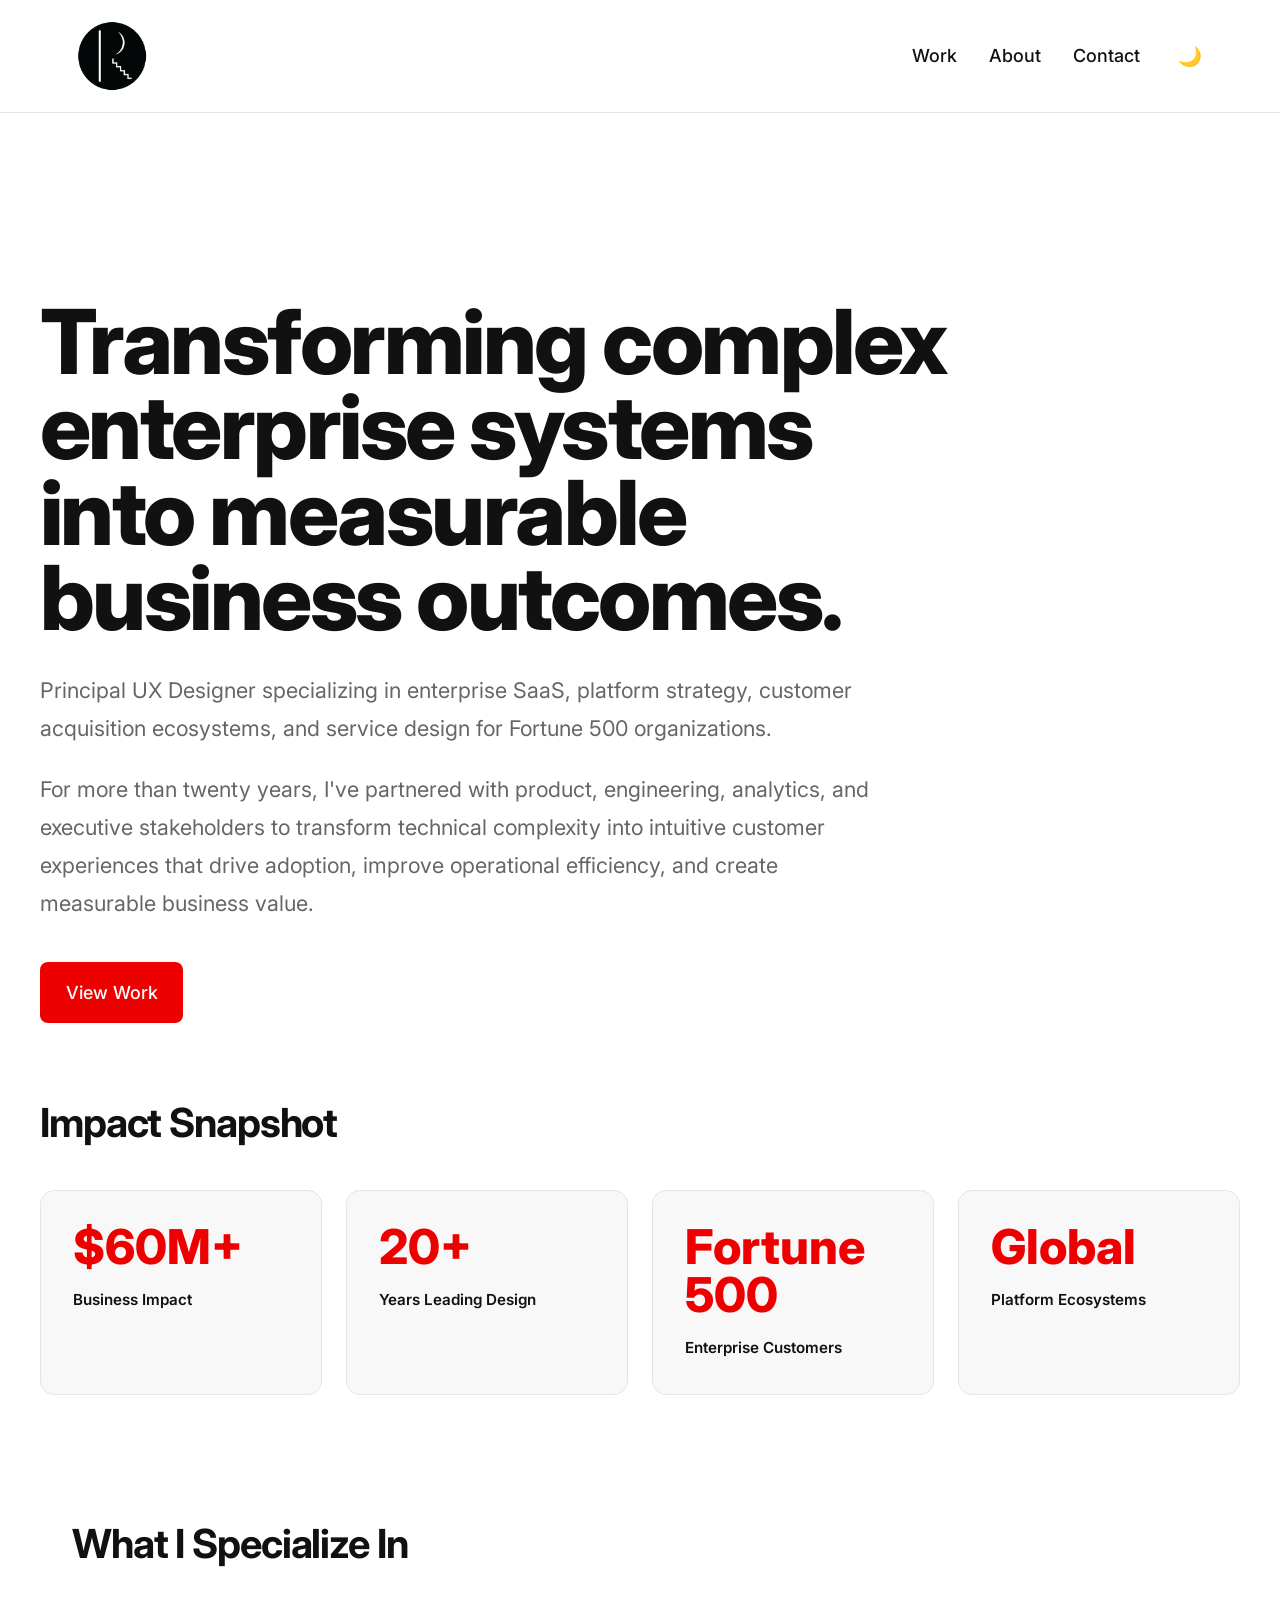
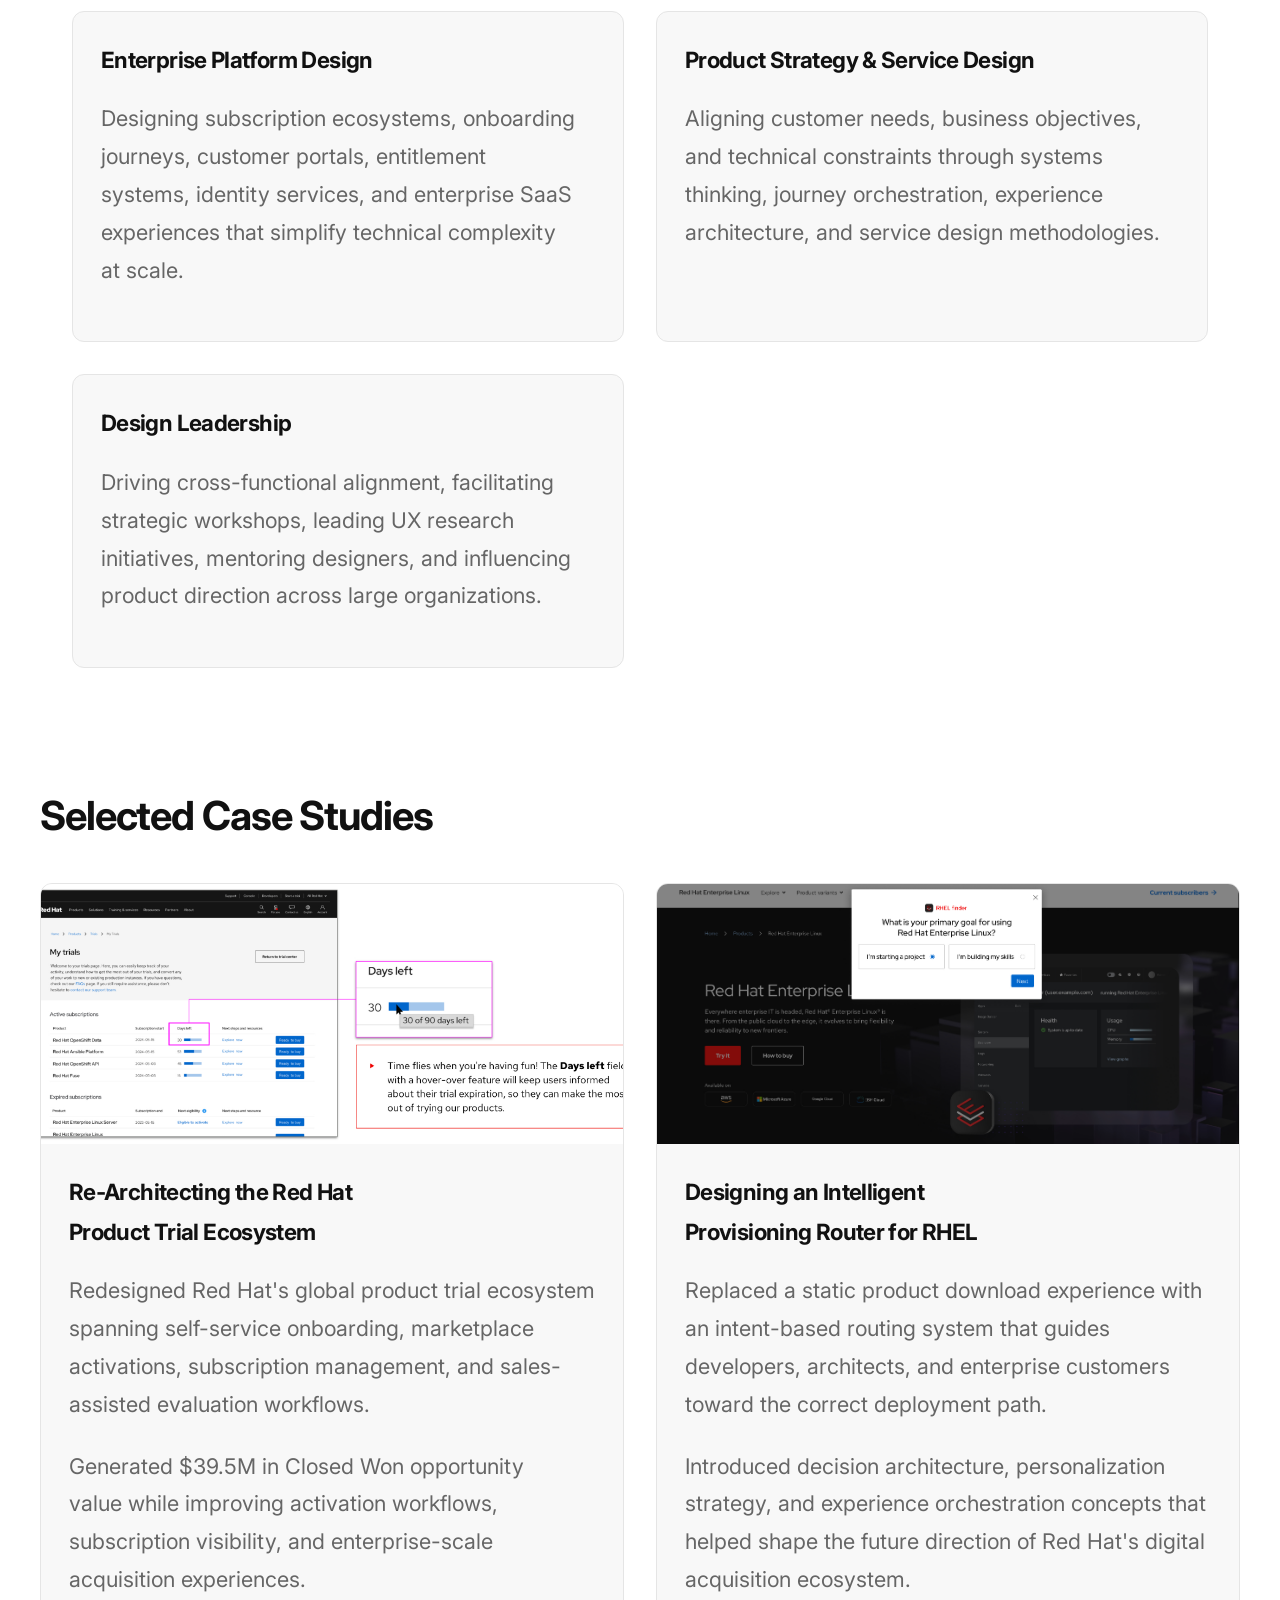
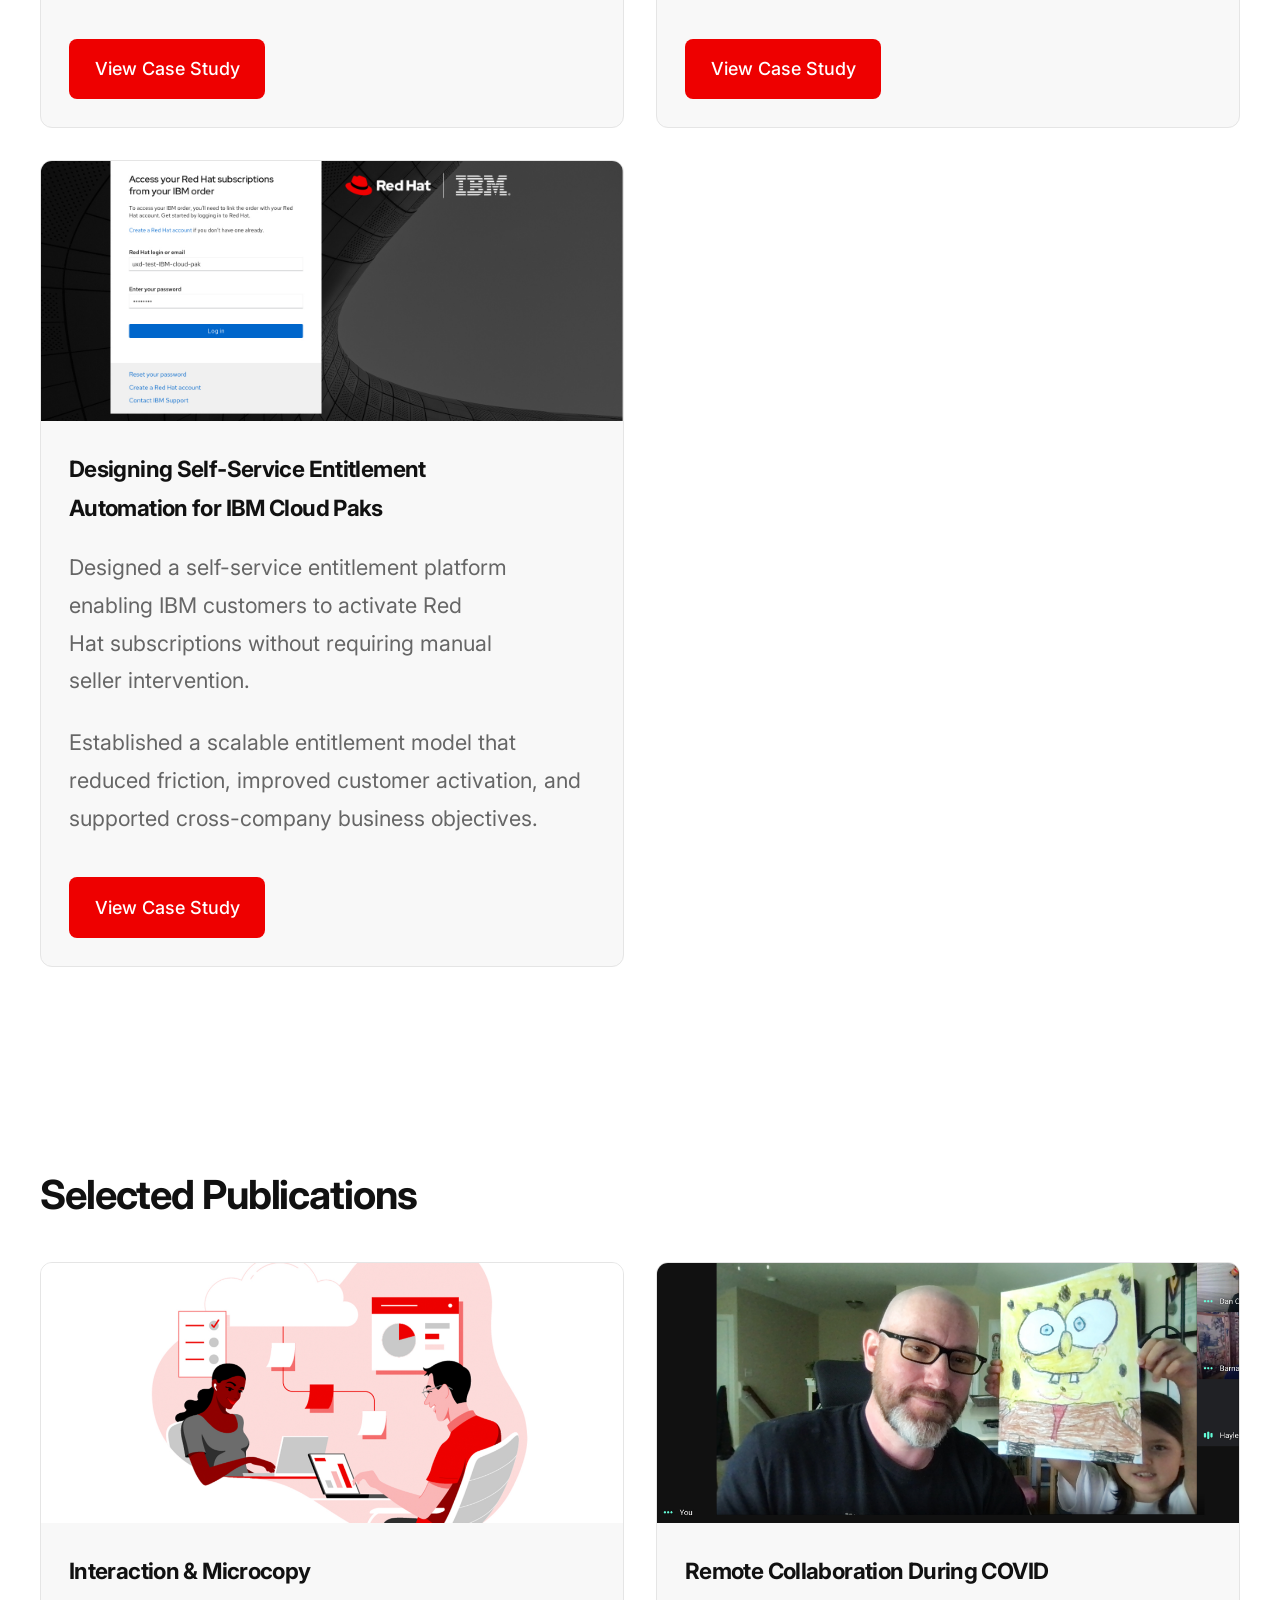
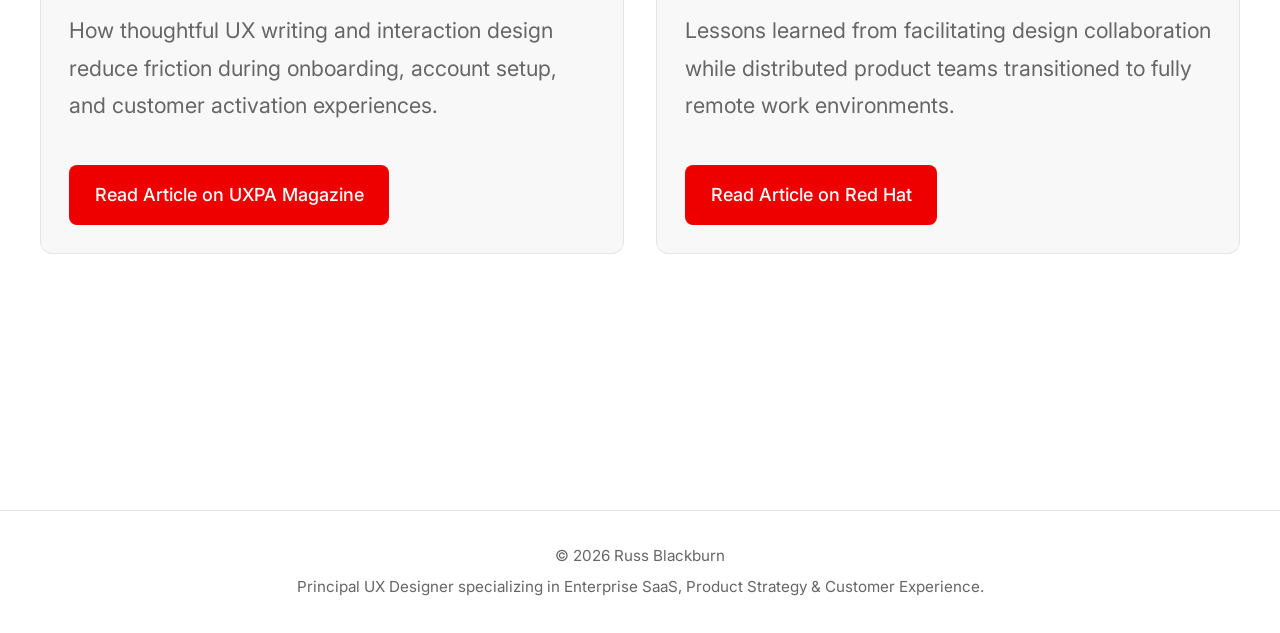
<file: index.html>
<!DOCTYPE html>

<html lang="en">

<head>
  <meta charset="utf-8">
  <meta name="viewport" content="width=device-width, initial-scale=1">

  <link rel="icon" type="image/x-icon" href="favicon.ico">
  <link rel="shortcut icon" type="image/x-icon" href="favicon.ico">
  <link rel="apple-touch-icon" href="favicon-180.png">

  <title>Russ Blackburn | Principal UX Designer</title>

<meta
 name="description"
 content="Principal UX Designer specializing in enterprise SaaS, product strategy, customer experience architecture, and large-scale platform ecosystems.">

  <link rel="stylesheet" href="assets/css/style.css">
</head>

<body>

<header>

  <div class="navbar">


<a href="index.html">
  <img
    class="logo"
    src="assets/images/logo.png"
    alt="Russ Blackburn Logo">
</a>

<nav>

  <a href="/#case-studies">Work</a>
  <a href="/about.html">About</a>
  <a href="/contact.html">Contact</a>

  <button
    class="theme-toggle"
    aria-label="Toggle dark mode">
    🌙
  </button>

</nav>


  </div>

</header>

<main>

  <!-- HERO -->

  <section class="hero container">


<h1>
  Transforming complex enterprise systems into measurable business outcomes.
</h1>

<p>
  Principal UX Designer specializing in enterprise SaaS, platform strategy, customer acquisition ecosystems, and service design for Fortune 500 organizations.
</p>

<p>
  For more than twenty years, I've partnered with product, engineering, analytics, and executive stakeholders to transform technical complexity into intuitive customer experiences that drive adoption, improve operational efficiency, and create measurable business value.
</p>

<a
 class="button"
 href="#case-studies">
View Work
</a>


  <section class="container impact-section">

  <h2 class="section-title">
    Impact Snapshot
  </h2>

  <div class="impact-grid">

    <div class="impact-card">
      <span class="impact-number">$60M+</span>
      <span class="impact-label">
        Business Impact
      </span>
    </div>

    <div class="impact-card">
      <span class="impact-number">20+</span>
      <span class="impact-label">
        Years Leading Design
      </span>
    </div>

    <div class="impact-card">
      <span class="impact-number">Fortune 500</span>
      <span class="impact-label">
       Enterprise Customers
      </span>
    </div>

    <div class="impact-card">
      <span class="impact-number">Global</span>
      <span class="impact-label">
        Platform Ecosystems
      </span>
    </div>

  </div>

</section>

  <!-- SPECIALIZATION -->

  <section class="container">


<h2 class="section-title">
  What I Specialize In
</h2>

<div class="project-grid">

  <article class="project-card">

    <div class="project-content">

      <h3>
        Enterprise Platform Design
      </h3>

      <p>
        Designing subscription ecosystems, onboarding journeys,
        customer portals, entitlement systems, identity services,
        and enterprise SaaS experiences that simplify technical
        complexity at scale.
      </p>

    </div>

  </article>

  <article class="project-card">

    <div class="project-content">

      <h3>
        Product Strategy & Service Design
      </h3>

      <p>
        Aligning customer needs, business objectives, and technical
        constraints through systems thinking, journey orchestration,
        experience architecture, and service design methodologies.
      </p>

    </div>

  </article>

  <article class="project-card">

    <div class="project-content">

      <h3>
        Design Leadership
      </h3>

      <p>
        Driving cross-functional alignment, facilitating strategic
        workshops, leading UX research initiatives, mentoring designers,
        and influencing product direction across large organizations.
      </p>

    </div>

  </article>

</div>


  </section>

  <!-- CASE STUDIES -->

  <section id="case-studies" class="projects container">


<h2 class="section-title">
  Selected Case Studies
</h2>

<div class="project-grid">

  <article class="project-card">

    <img
      src="assets/images/product-trials.jpg"
      alt="Red Hat Product Trials Ecosystem">

    <div class="project-content">

      <h3>
        Re-Architecting the Red Hat Product Trial Ecosystem
      </h3>

      <p>
        Redesigned Red Hat's global product trial ecosystem spanning
        self-service onboarding, marketplace activations, subscription
        management, and sales-assisted evaluation workflows.
      </p>

      <p>
        Generated $39.5M in Closed Won opportunity value while improving
        activation workflows, subscription visibility, and enterprise-scale
        acquisition experiences.
      </p>

      <a
        class="button"
        href="work/red-hat-product-trials/index.html">
        View Case Study
      </a>

    </div>

  </article>

  <article class="project-card">

    <img
      src="assets/images/rhel-router.jpg"
      alt="RHEL Intelligent Provisioning Router">

    <div class="project-content">

      <h3>
        Designing an Intelligent Provisioning Router for RHEL
      </h3>

      <p>
        Replaced a static product download experience with an intent-based
        routing system that guides developers, architects, and enterprise
        customers toward the correct deployment path.
      </p>

      <p>
        Introduced decision architecture, personalization strategy,
        and experience orchestration concepts that helped shape the future
        direction of Red Hat's digital acquisition ecosystem.
      </p>

      <a
        class="button"
        href="work/rhel-provisioning-router/index.html">
        View Case Study
      </a>

    </div>

  </article>

  <article class="project-card">

    <img
      src="assets/images/project-entitlement.jpg"
      alt="IBM and Red Hat Entitlement Automation">

    <div class="project-content">

      <h3>
        Designing Self-Service Entitlement Automation for IBM Cloud Paks
      </h3>

      <p>
        Designed a self-service entitlement platform enabling IBM customers
        to activate Red Hat subscriptions without requiring manual seller
        intervention.
      </p>

      <p>
        Established a scalable entitlement model that reduced friction,
        improved customer activation, and supported cross-company business
        objectives.
      </p>

      <a
        class="button"
        href="work/ibm-redhat-entitlement/index.html">
        View Case Study
      </a>

    </div>

  </article>

</div>


  </section>

  <!-- PUBLICATIONS -->

  <section class="projects container">


<h2 class="section-title">
  Selected Publications
</h2>

<div class="project-grid">

  <article class="project-card">

    <img
      src="assets/images/article-microcopy.jpg"
      alt="Interaction and Microcopy">

    <div class="project-content">

      <h3>
        Interaction & Microcopy
      </h3>

      <p>
        How thoughtful UX writing and interaction design reduce friction
        during onboarding, account setup, and customer activation
        experiences.
      </p>

      <a
        href="https://www.redhat.com/en/blog/interaction-and-microcopy-ux-best-practices-setup-process"
        class="button"
        target="_blank"
        rel="noopener noreferrer">
        Read Article on UXPA Magazine
      </a>

    </div>

  </article>

  <article class="project-card">

    <img
      src="assets/images/article-covid.jpg"
      alt="Remote Collaboration During COVID">

    <div class="project-content">

      <h3>
        Remote Collaboration During COVID
      </h3>

      <p>
        Lessons learned from facilitating design collaboration while
        distributed product teams transitioned to fully remote work
        environments.
      </p>

      <a
        href="https://uxpamagazine.org/video-conference-and-design-during-covid-times/"
        class="button"
        target="_blank"
        rel="noopener noreferrer">
        Read Article on Red Hat
      </a>

    </div>

  </article>

</div>


  </section>

</main>

<footer>

  <div class="footer-content">


<p>
  © 2026 Russ Blackburn
</p>

<p>
  Principal UX Designer specializing in Enterprise SaaS, Product Strategy & Customer Experience.
</p>


  </div>

</footer>

<script src="assets/js/theme.js"></script>

</body>
</html>
</file>
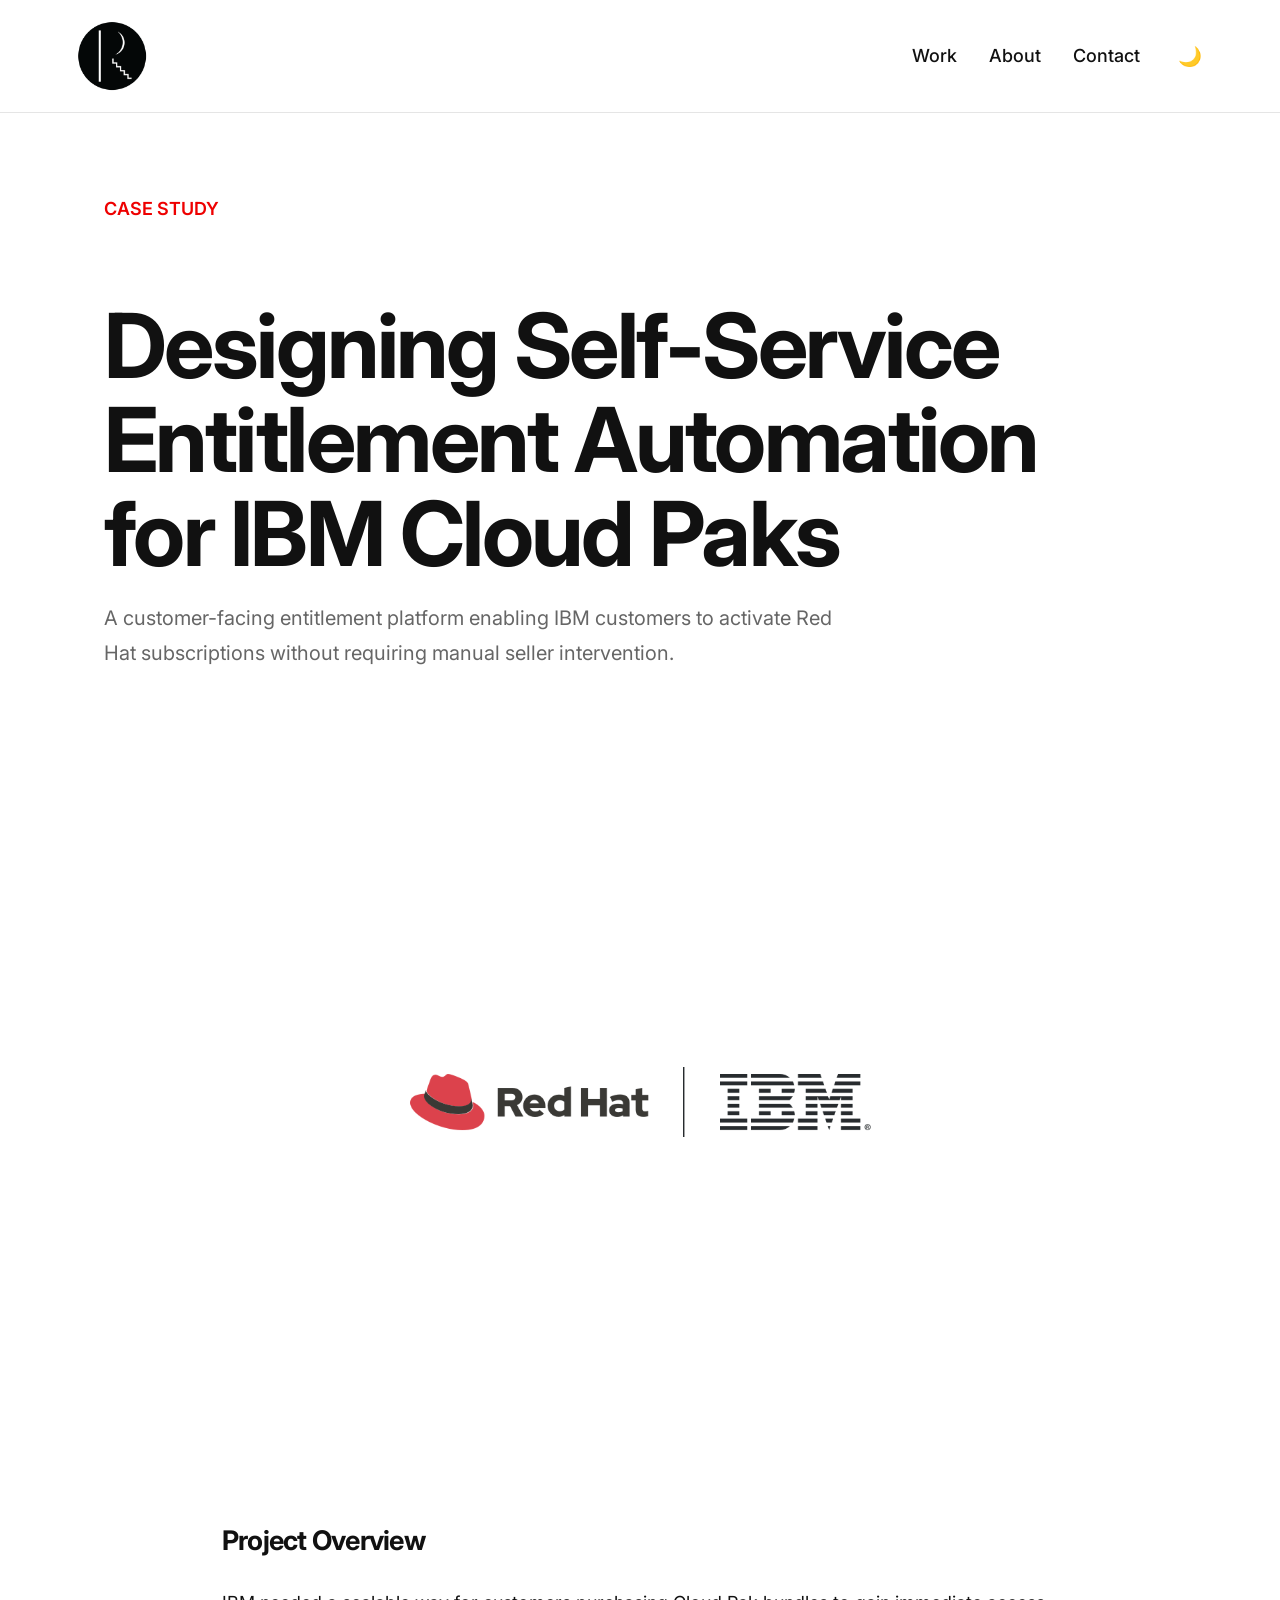
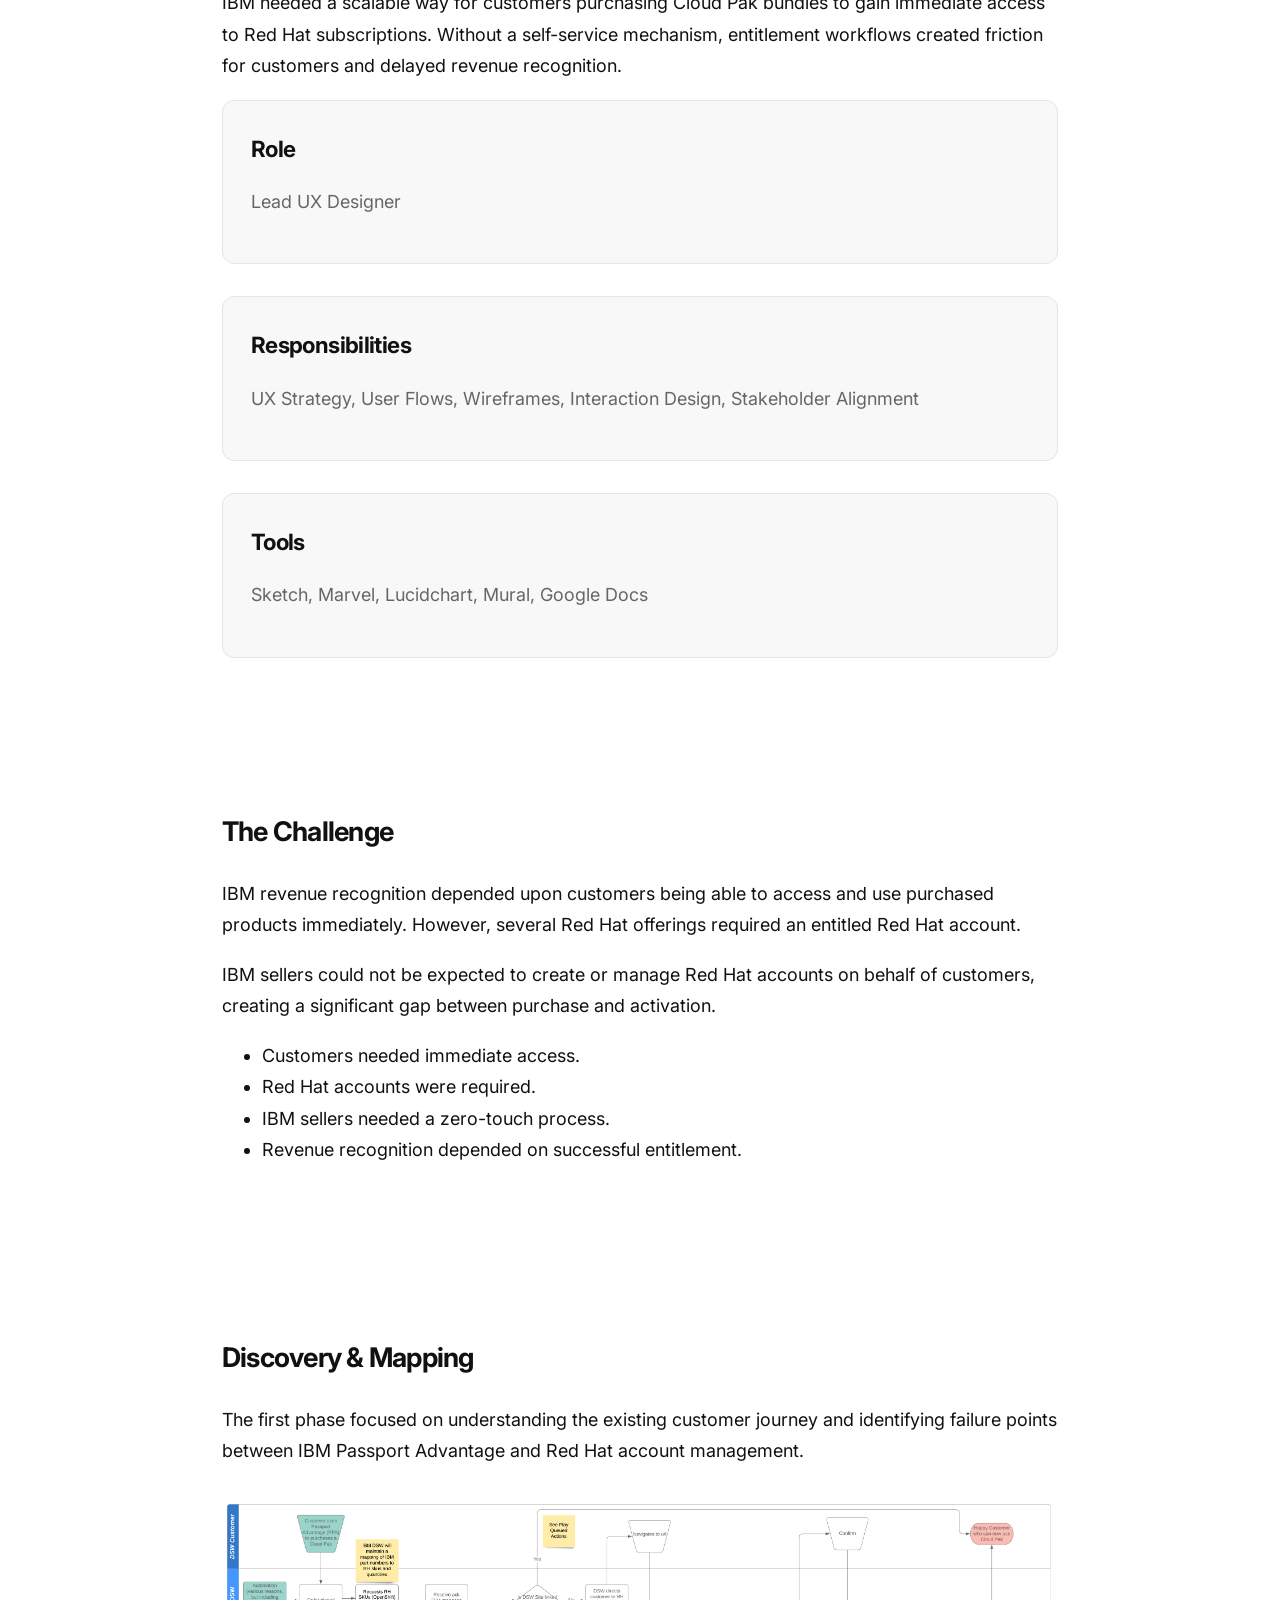
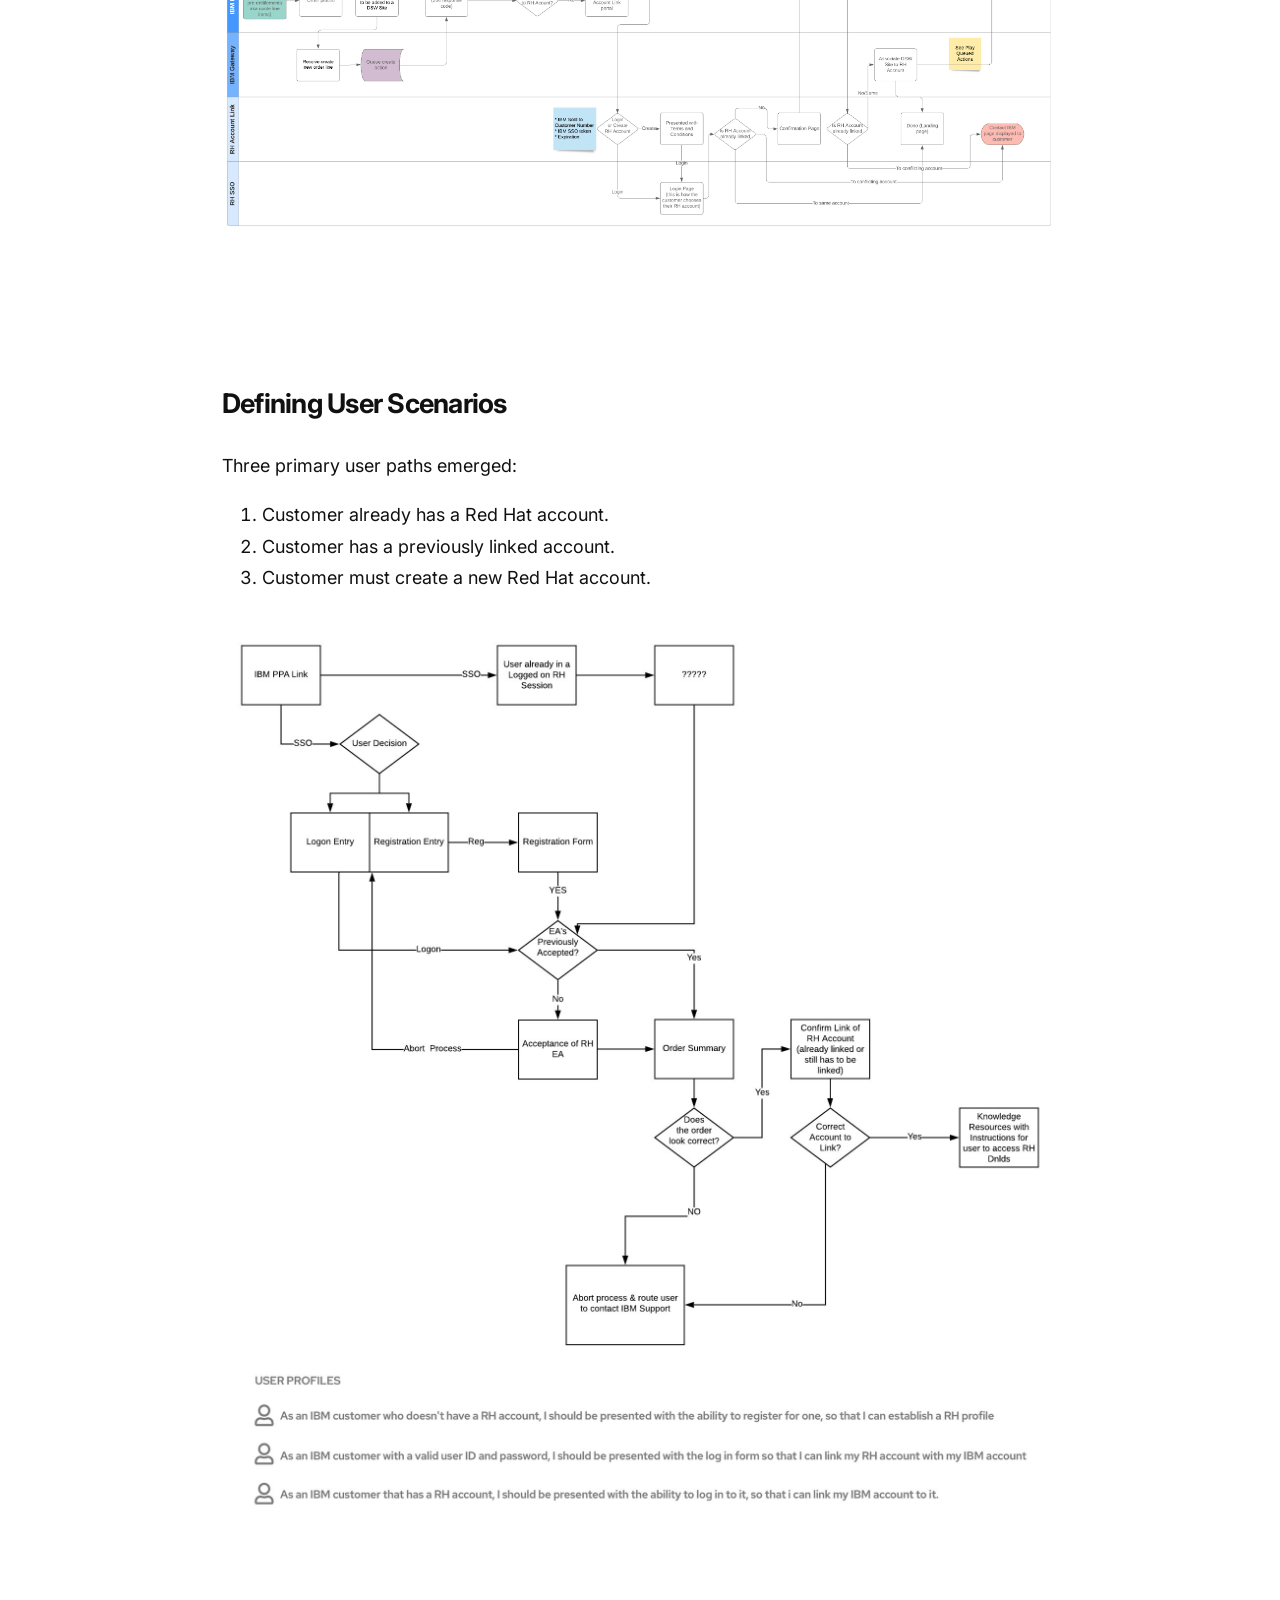
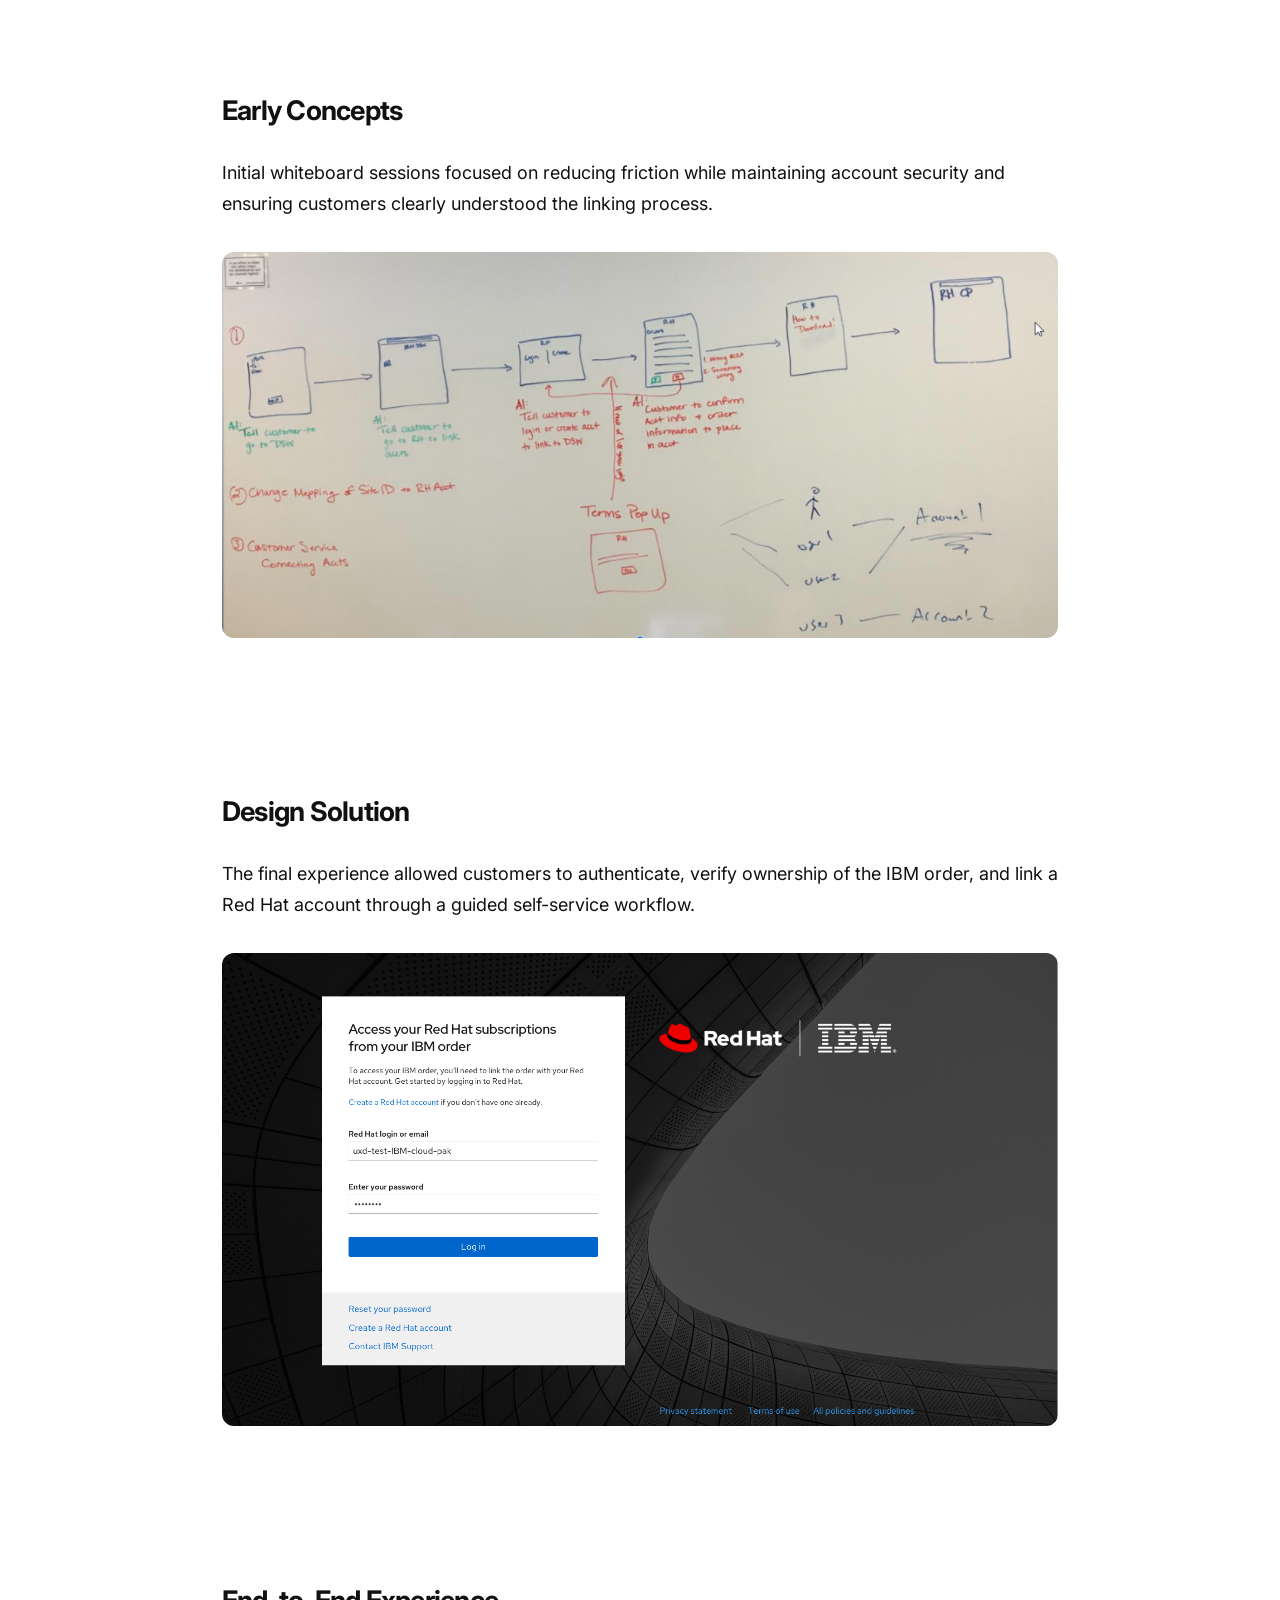
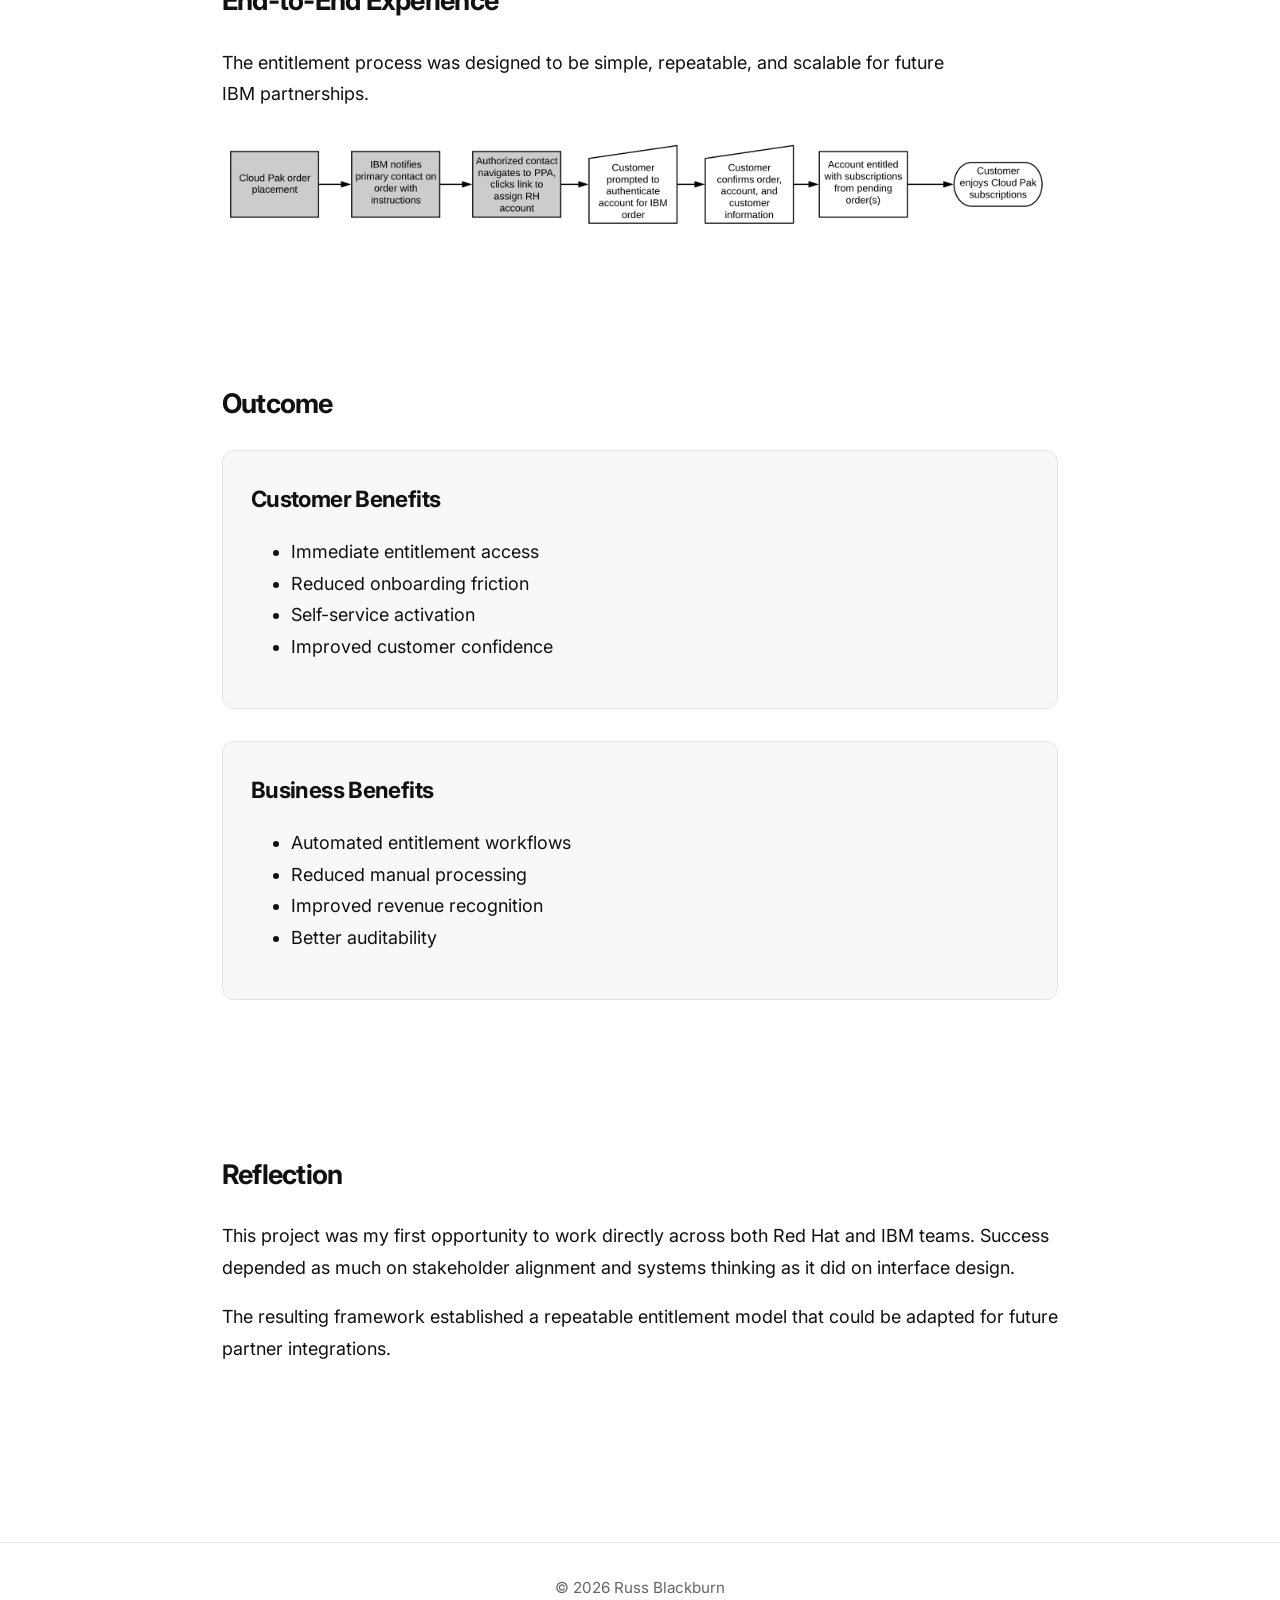
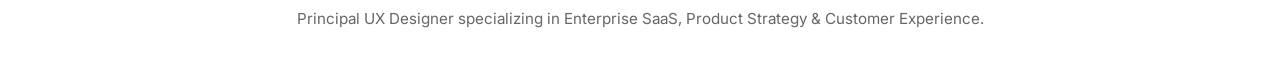
<file: work/ibm-redhat-entitlement/index.html>
<!DOCTYPE html>
<html lang="en">

<head>
<meta charset="utf-8">
<meta name="viewport" content="width=device-width, initial-scale=1">
<link rel="icon" type="image/x-icon" href="favicon.ico">
<link rel="shortcut icon" type="image/x-icon" href="favicon.ico">
<link rel="apple-touch-icon" href="favicon-180.png">
<title>
Designing Self-Service Entitlement Automation for IBM Cloud Paks
| Russ Blackburn
</title>

<link rel="stylesheet" href="../../assets/css/style.css">

</head>

<body>

<header>
  <div class="navbar">

    <a href="../../index.html">
      <img class="logo"
           src="../../assets/images/logo.png"
           alt="Russ Blackburn">
    </a>

   <nav>

  <a href="/#case-studies">Work</a>
  <a href="/about.html">About</a>
  <a href="/contact.html">Contact</a>

  <button
    class="theme-toggle"
    aria-label="Toggle dark mode">
    🌙
  </button>

</nav>
  </div>

</header>

<section class="page-header container">
<div class="container">

<span style="color:var(--accent);font-weight:600;">
CASE STUDY
</span>

<h1>
Designing Self-Service Entitlement Automation for IBM Cloud Paks
</h1>

<p>
A customer-facing entitlement platform enabling IBM customers
to activate Red Hat subscriptions without requiring manual
seller intervention.
</p>

</div>
</section>

<section class="projects">
<div style="text-align:center; margin-top:2rem;">
  <img
    src="../../assets/images/hero-branding.png"
    alt="Red Hat and IBM"
    style="
      max-width:500px;
      width:100%;
      height:auto;
      display:block;
      margin:0 auto;
      opacity:.9;
    ">
</div>
</section>

<section class="content-page">

<h2>Project Overview</h2>

<p>
IBM needed a scalable way for customers purchasing Cloud Pak
bundles to gain immediate access to Red Hat subscriptions.
Without a self-service mechanism, entitlement workflows created
friction for customers and delayed revenue recognition.
</p>

<div class="project-grid">

<div class="project-card">
<div class="project-content">
<h3>Role</h3>
<p>Lead UX Designer</p>
</div>
</div>

<div class="project-card">
<div class="project-content">
<h3>Responsibilities</h3>
<p>
UX Strategy, User Flows, Wireframes,
Interaction Design, Stakeholder Alignment
</p>
</div>
</div>

<div class="project-card">
<div class="project-content">
<h3>Tools</h3>
<p>
Sketch, Marvel, Lucidchart,
Mural, Google Docs
</p>
</div>
</div>

</div>

</section>

<section class="content-page">

<h2>The Challenge</h2>

<p>
IBM revenue recognition depended upon customers being able to
access and use purchased products immediately. However, several
Red Hat offerings required an entitled Red Hat account.
</p>

<p>
IBM sellers could not be expected to create or manage Red Hat
accounts on behalf of customers, creating a significant gap
between purchase and activation.
</p>

<ul>
<li>Customers needed immediate access.</li>
<li>Red Hat accounts were required.</li>
<li>IBM sellers needed a zero-touch process.</li>
<li>Revenue recognition depended on successful entitlement.</li>
</ul>

</section>

<section class="content-page">

<h2>Discovery & Mapping</h2>

<p>
The first phase focused on understanding the existing
customer journey and identifying failure points between
IBM Passport Advantage and Red Hat account management.
</p>

<img
src="../../assets/images/discovery-journey-map.jpeg"
alt="Journey mapping"
style="width:100%;margin-top:2rem;border-radius:12px;">

</section>

<section class="content-page">

<h2>Defining User Scenarios</h2>

<p>
Three primary user paths emerged:
</p>

<ol>
<li>Customer already has a Red Hat account.</li>
<li>Customer has a previously linked account.</li>
<li>Customer must create a new Red Hat account.</li>
</ol>

<img
src="../../assets/images/user-flow-diagram.jpg"
alt="User flow"
style="width:100%;margin-top:2rem;border-radius:12px;">

</section>

<section class="content-page">

<h2>Early Concepts</h2>

<p>
Initial whiteboard sessions focused on reducing friction while
maintaining account security and ensuring customers clearly
understood the linking process.
</p>

<img
src="../../assets/images/concept-sketches.png"
alt="Whiteboard sketches"
style="width:100%;margin-top:2rem;border-radius:12px;">

</section>

<section class="content-page">

<h2>Design Solution</h2>

<p>
The final experience allowed customers to authenticate,
verify ownership of the IBM order, and link a Red Hat
account through a guided self-service workflow.
</p>

<img
src="../../assets/images/final-solution.png"
alt="Final design"
style="width:100%;margin-top:2rem;border-radius:12px;">

</section>

<section class="content-page">

<h2>End-to-End Experience</h2>

<p>
The entitlement process was designed to be simple,
repeatable, and scalable for future IBM partnerships.
</p>

<img
src="../../assets/images/outcome-workflow.png"
alt="End to end workflow"
style="width:100%;margin-top:2rem;border-radius:12px;">

</section>

<section class="content-page">

<h2>Outcome</h2>

<div class="project-grid">

<div class="project-card">
<div class="project-content">
<h3>Customer Benefits</h3>
<ul>
<li>Immediate entitlement access</li>
<li>Reduced onboarding friction</li>
<li>Self-service activation</li>
<li>Improved customer confidence</li>
</ul>
</div>
</div>

<div class="project-card">
<div class="project-content">
<h3>Business Benefits</h3>
<ul>
<li>Automated entitlement workflows</li>
<li>Reduced manual processing</li>
<li>Improved revenue recognition</li>
<li>Better auditability</li>
</ul>
</div>
</div>

</div>

</section>

<section class="content-page">

<h2>Reflection</h2>

<p>
This project was my first opportunity to work directly across
both Red Hat and IBM teams. Success depended as much on
stakeholder alignment and systems thinking as it did on
interface design.
</p>

<p>
The resulting framework established a repeatable entitlement
model that could be adapted for future partner integrations.
</p>

</section>

<footer>

  <div class="footer-content">


<p>
  © 2026 Russ Blackburn
</p>

<p>
  Principal UX Designer specializing in Enterprise SaaS, Product Strategy & Customer Experience.
</p>


  </div>

</footer>


<script src="../../assets/js/theme.js"></script>

</body>
</html>
</file>
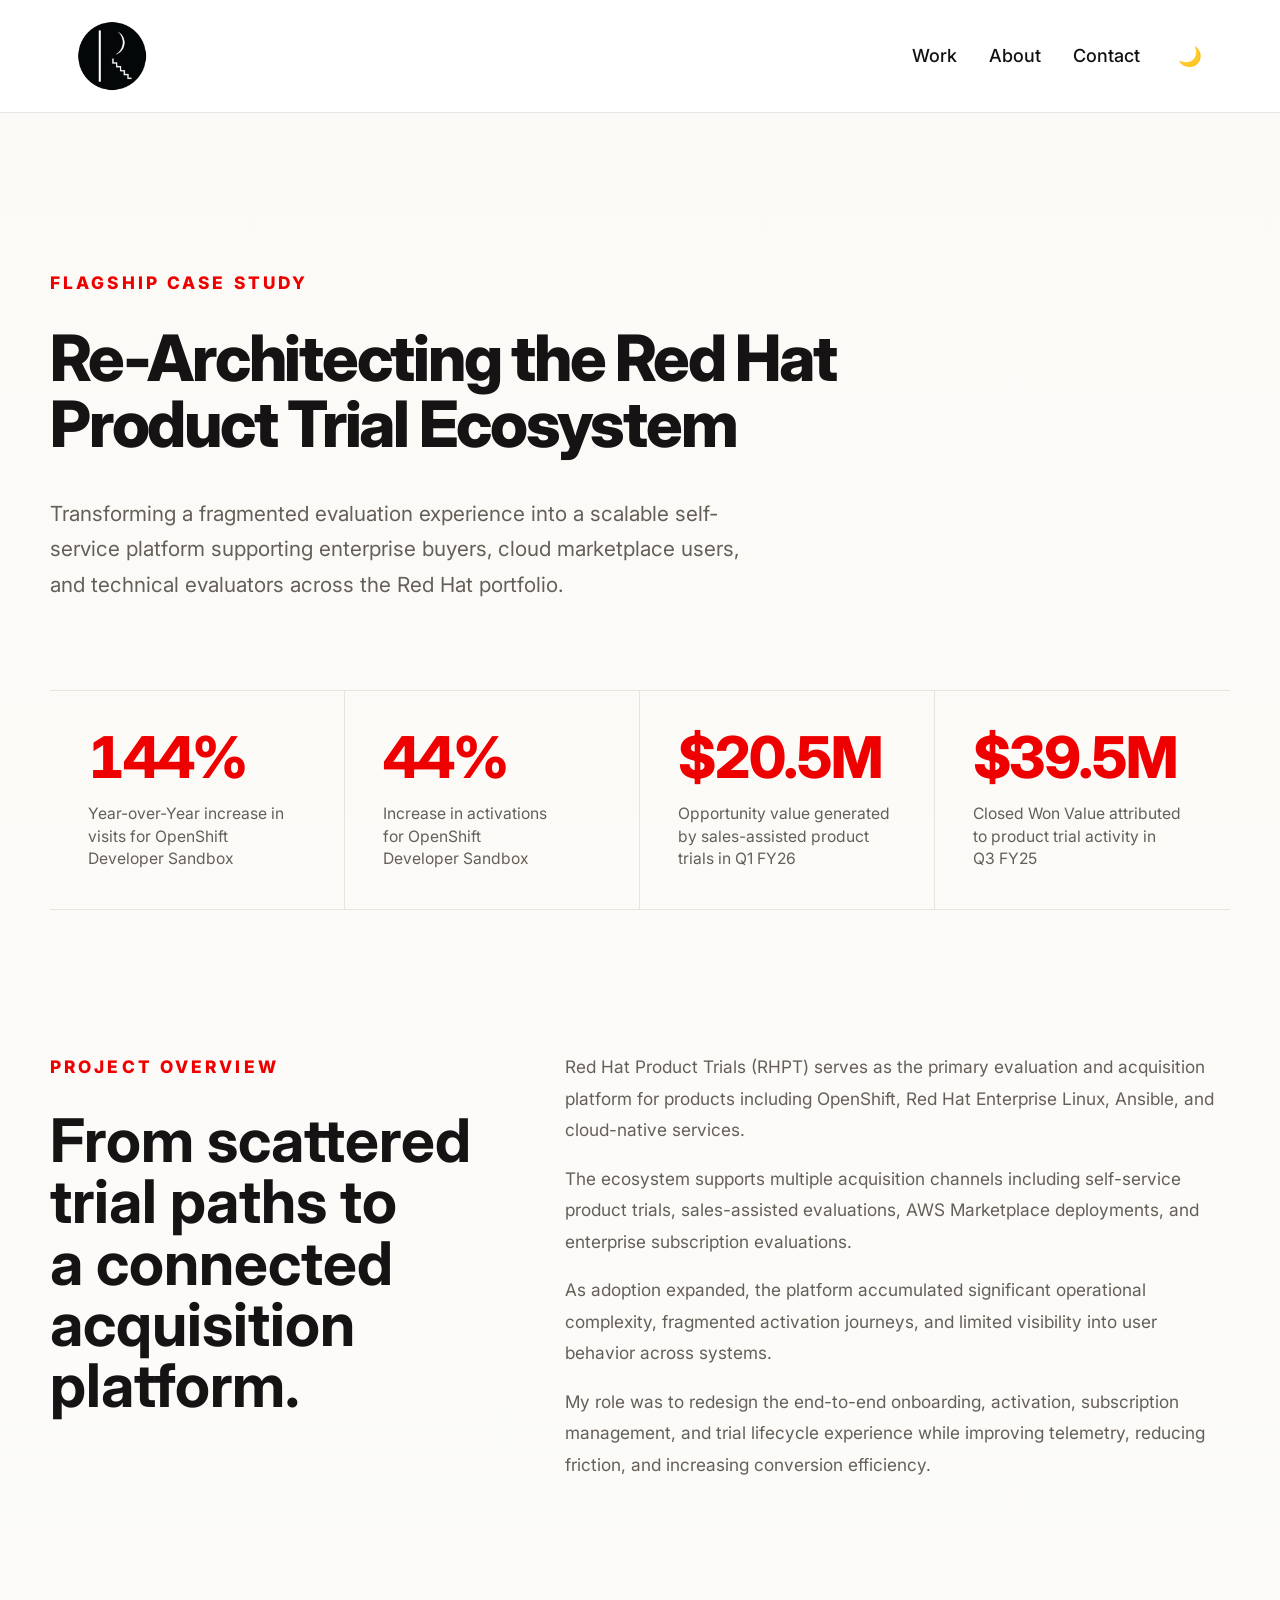
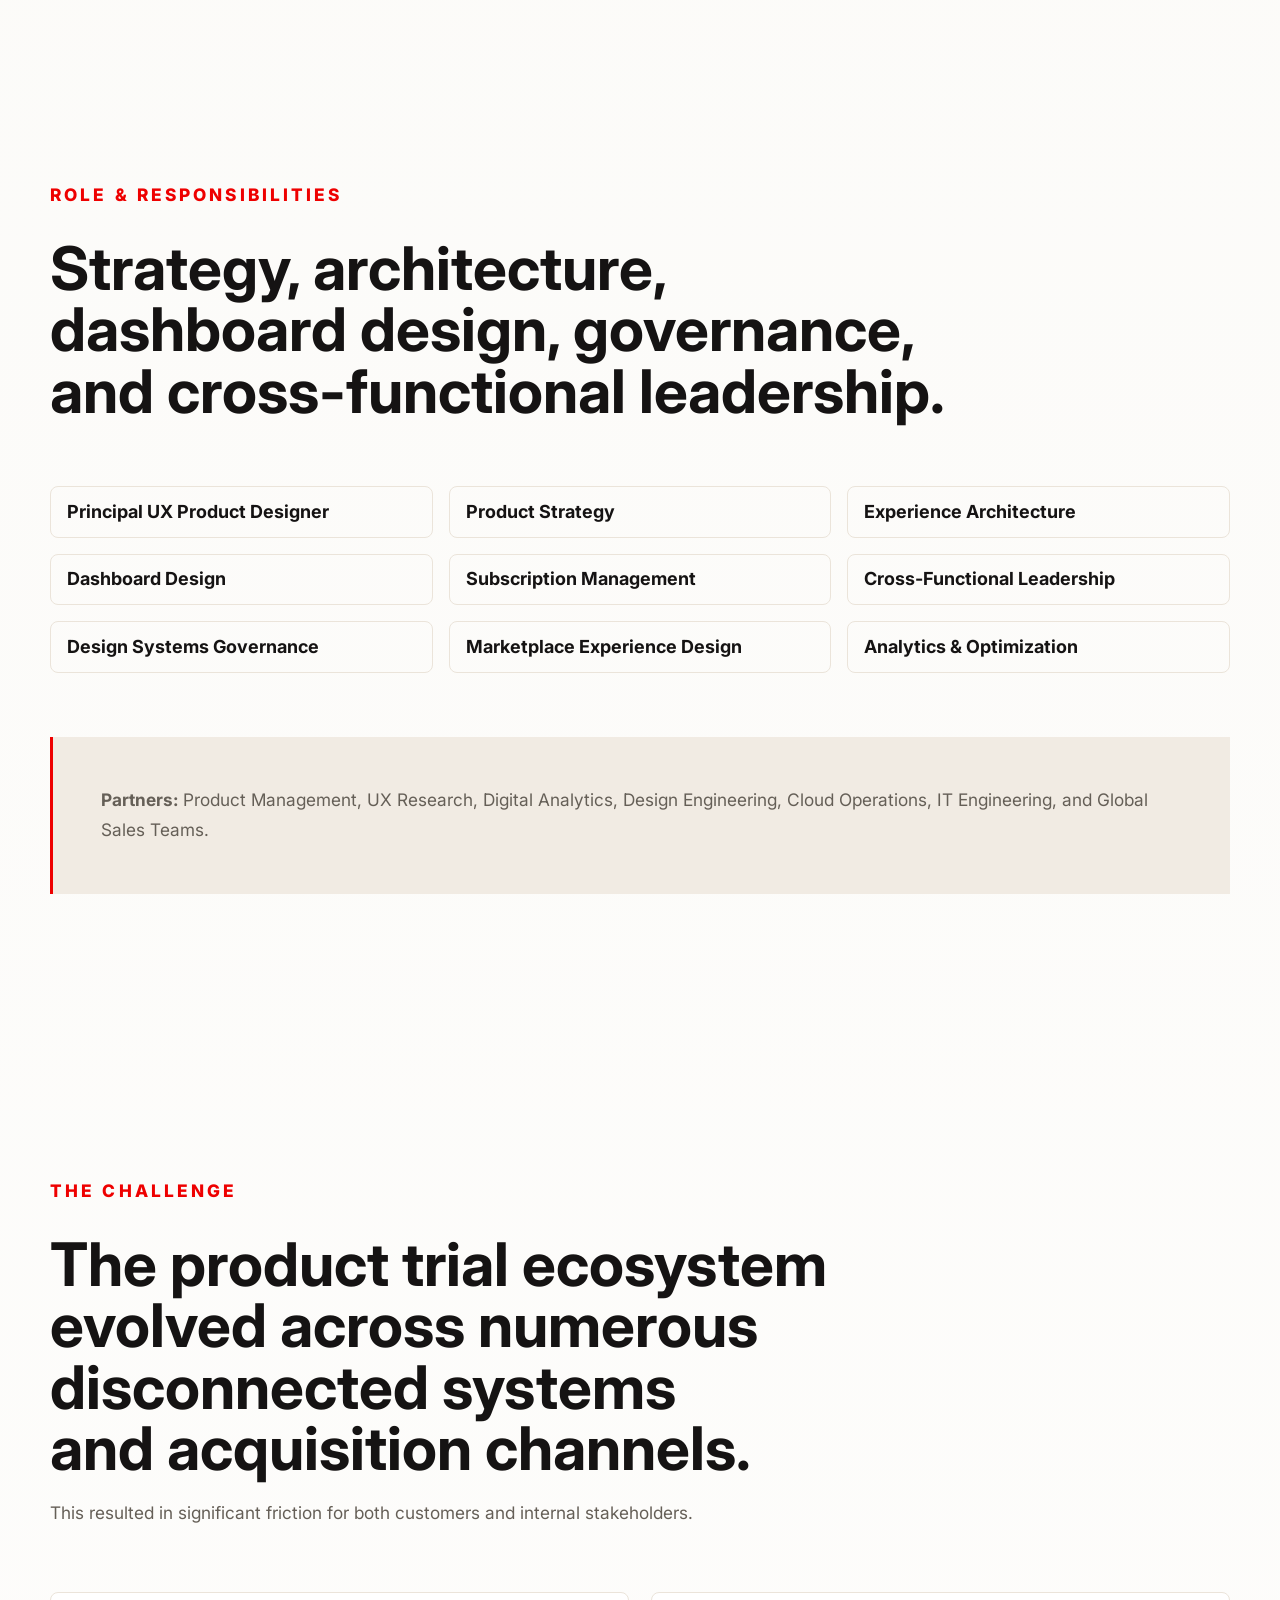
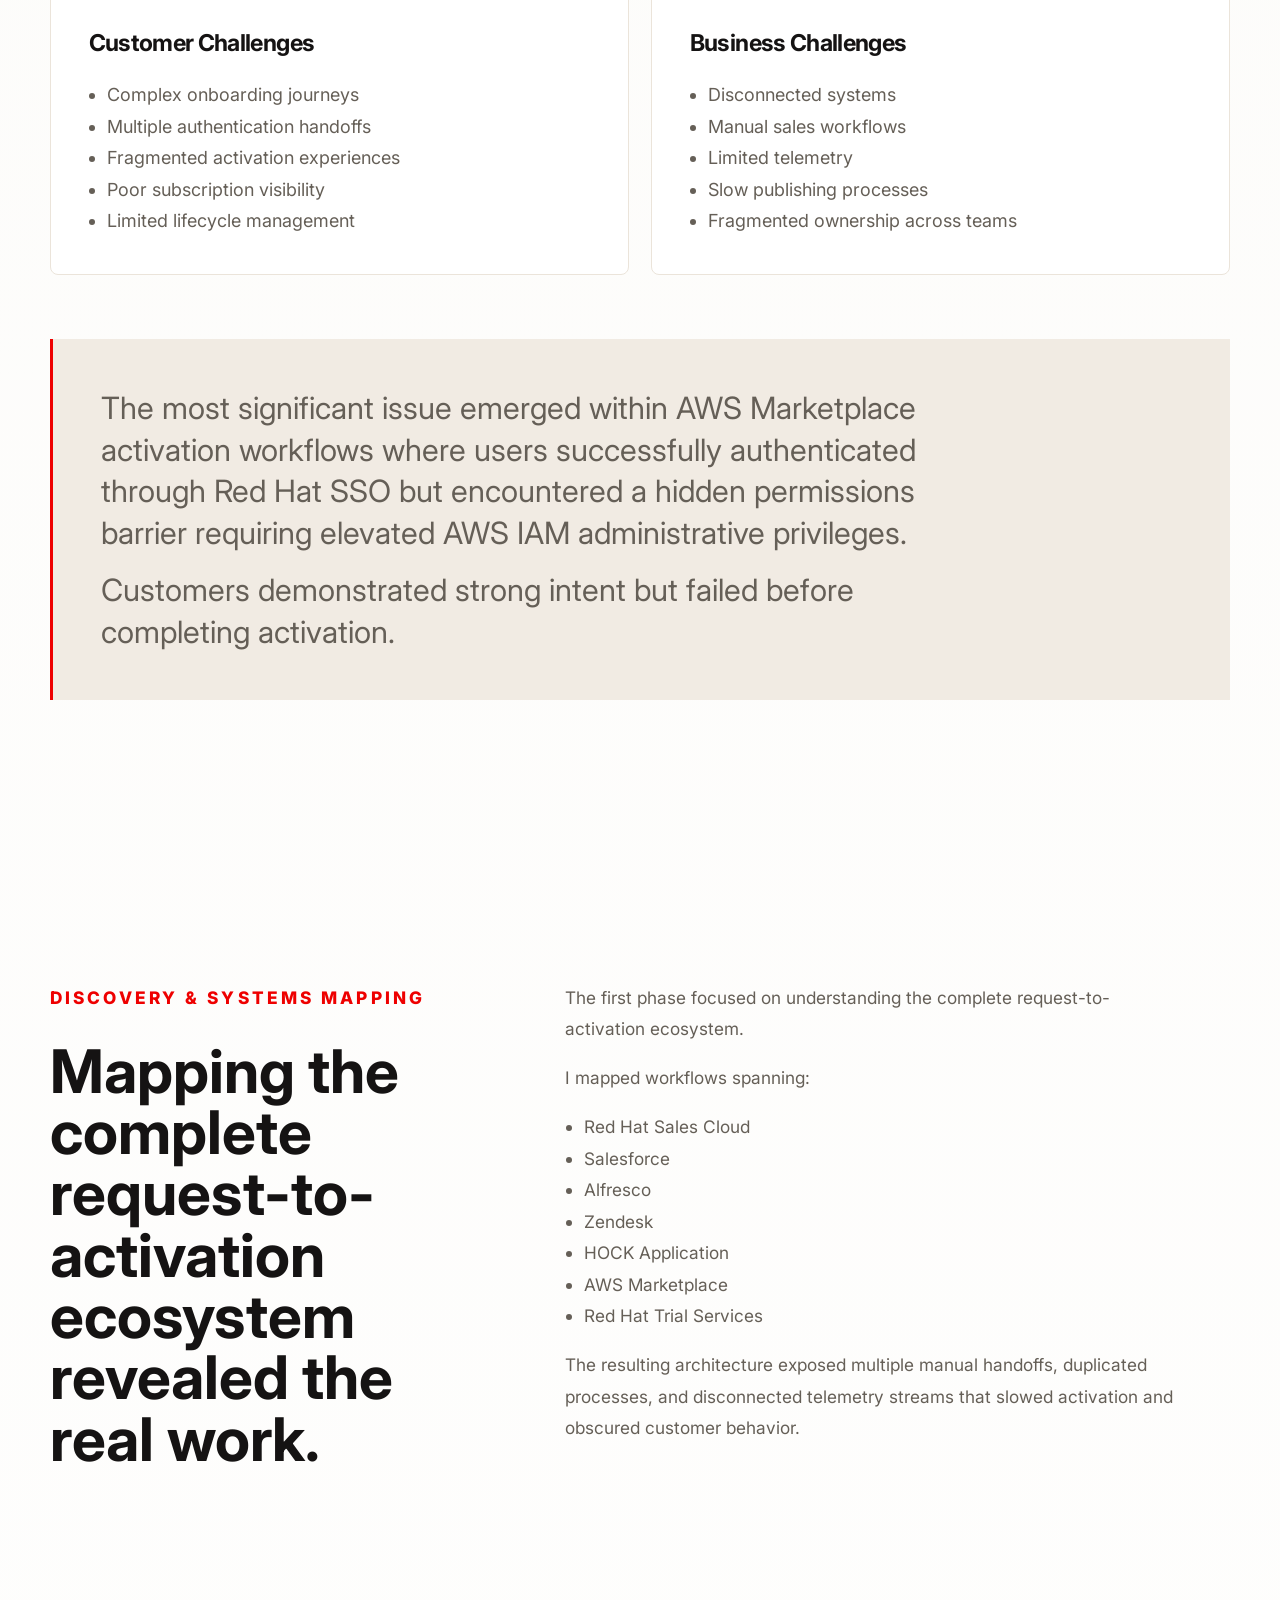
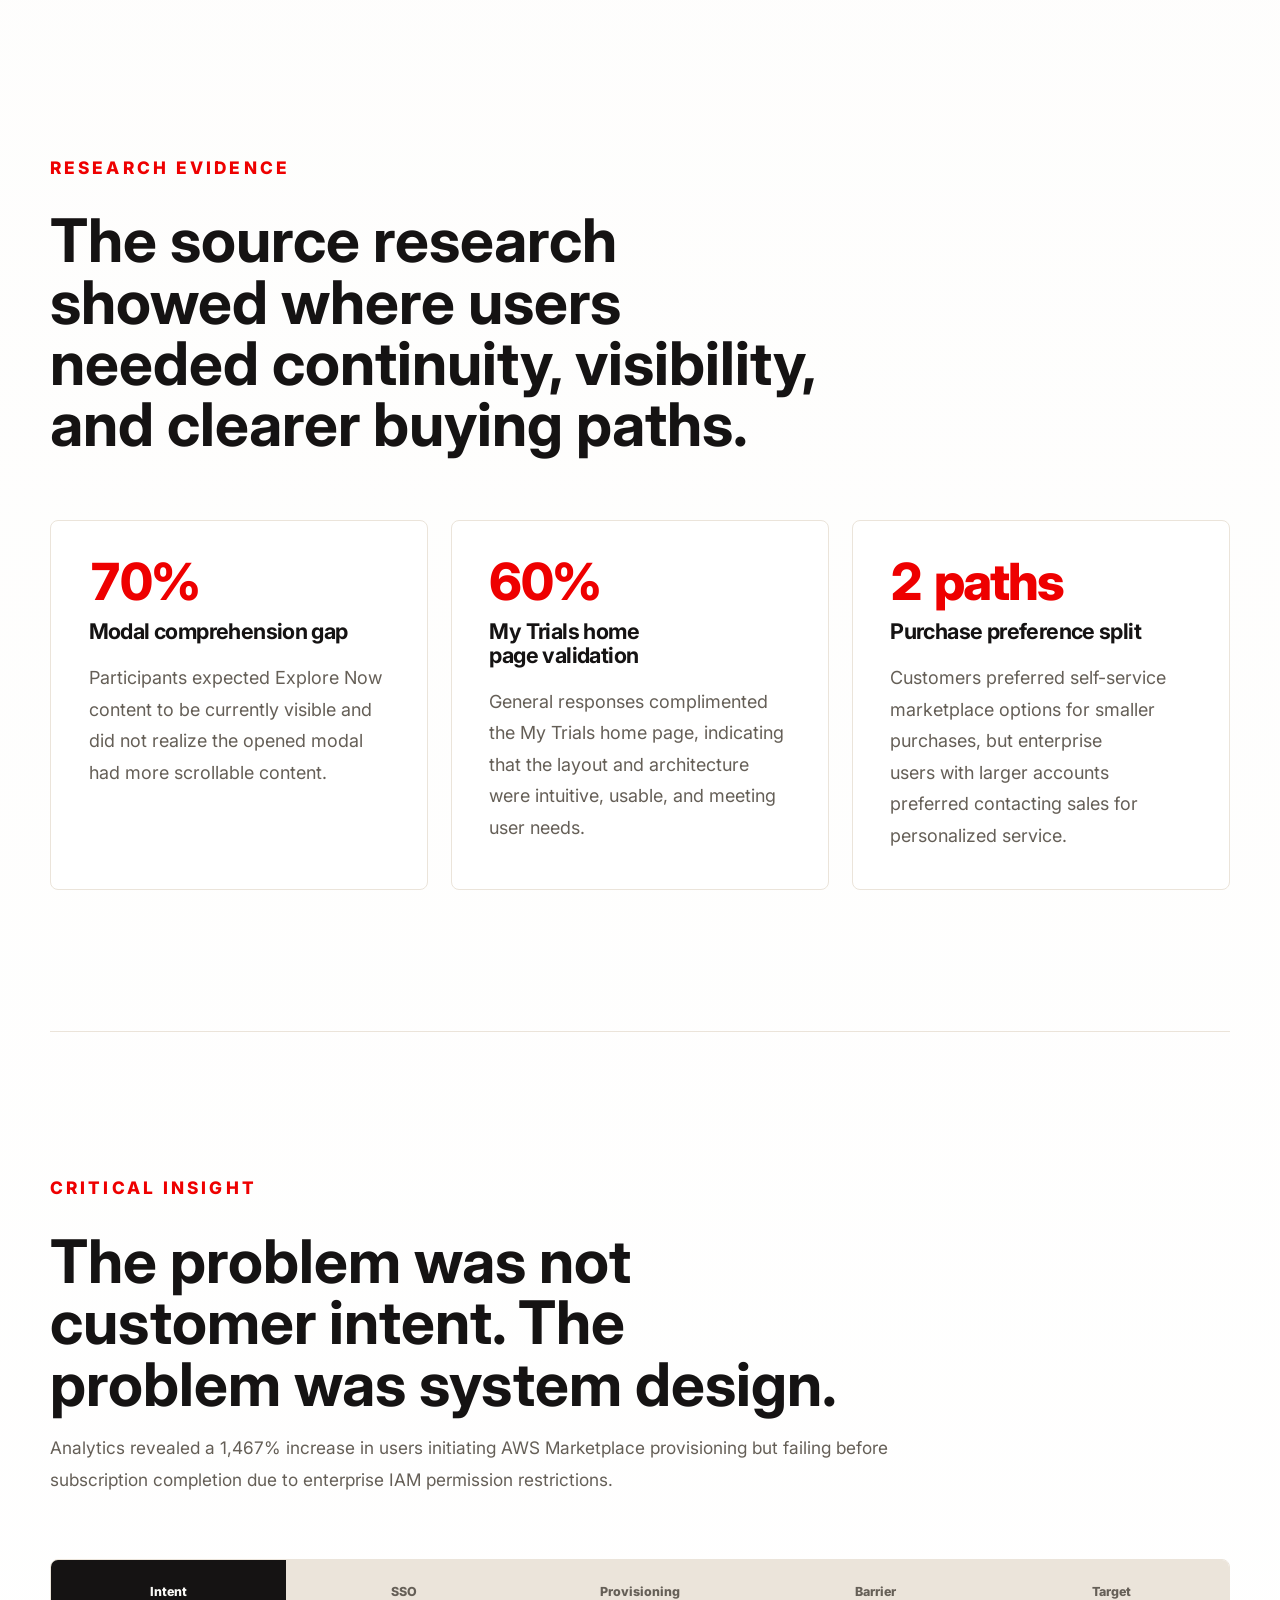
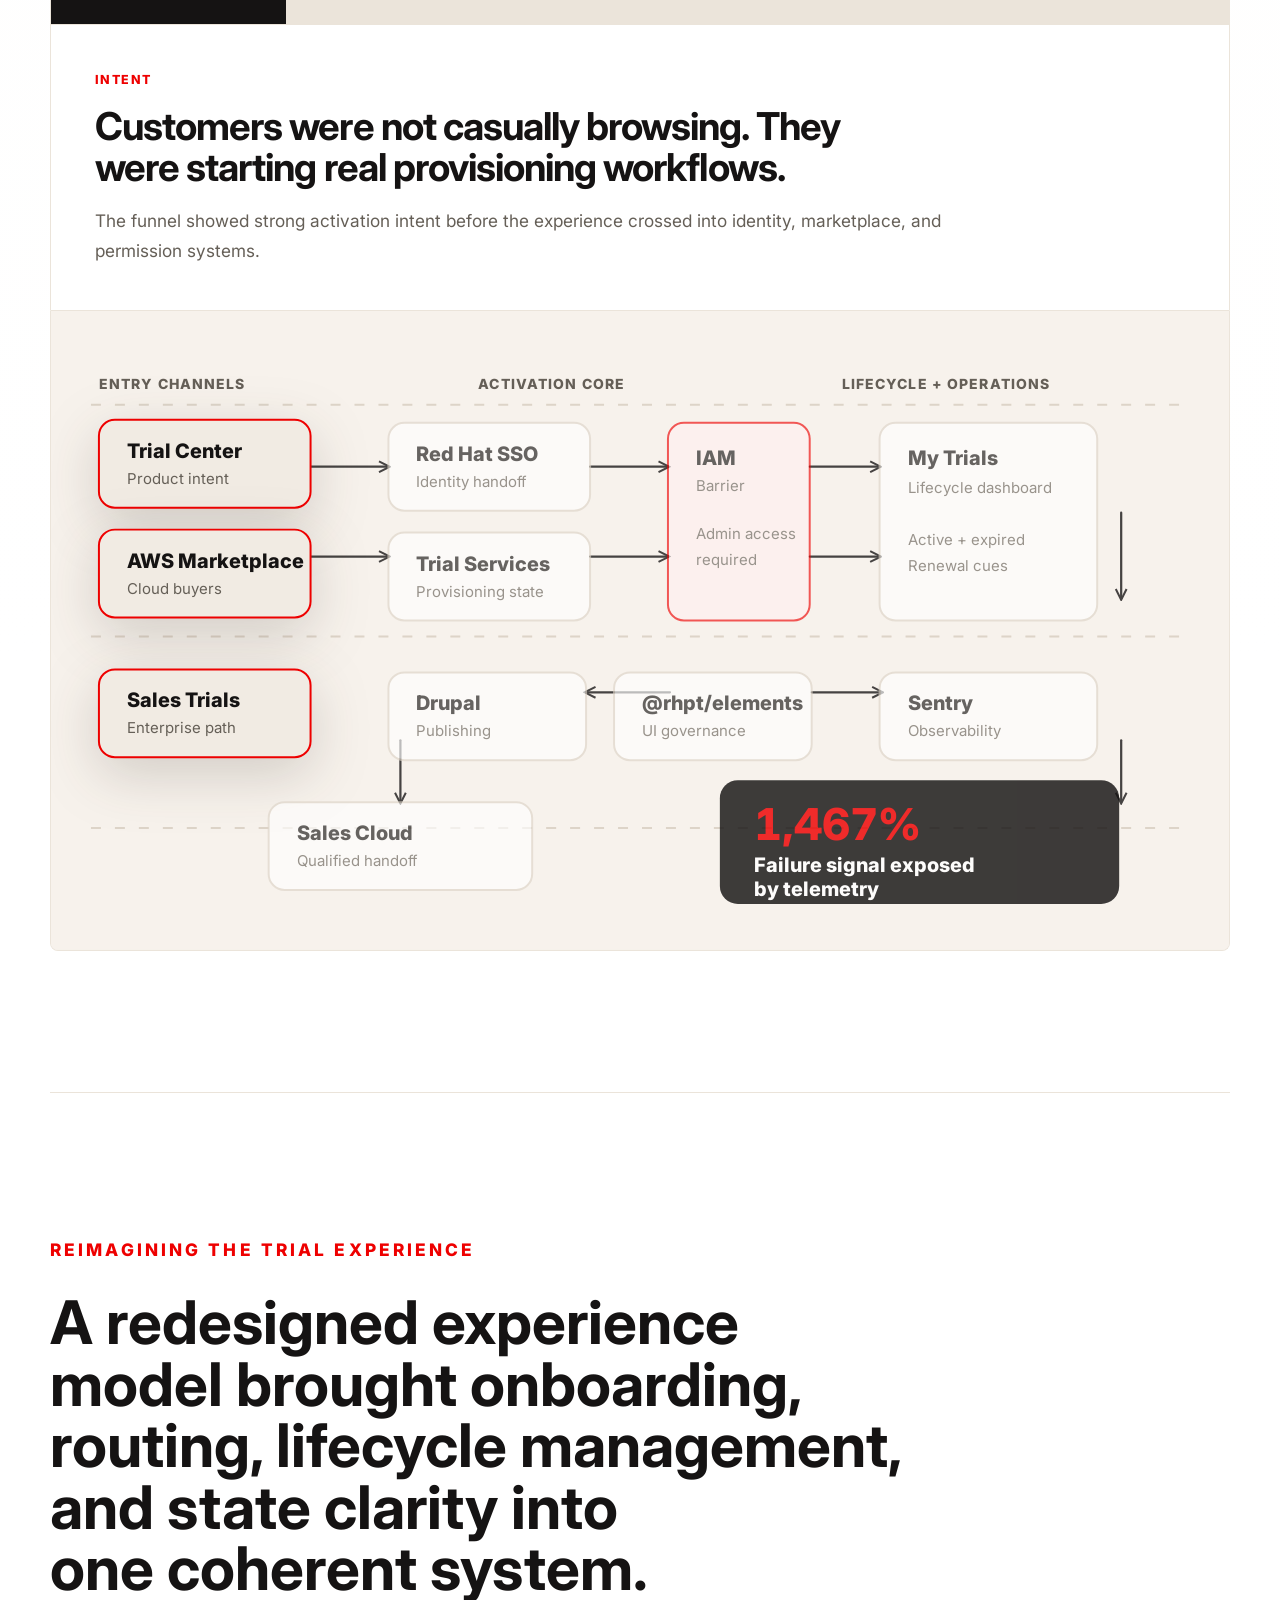
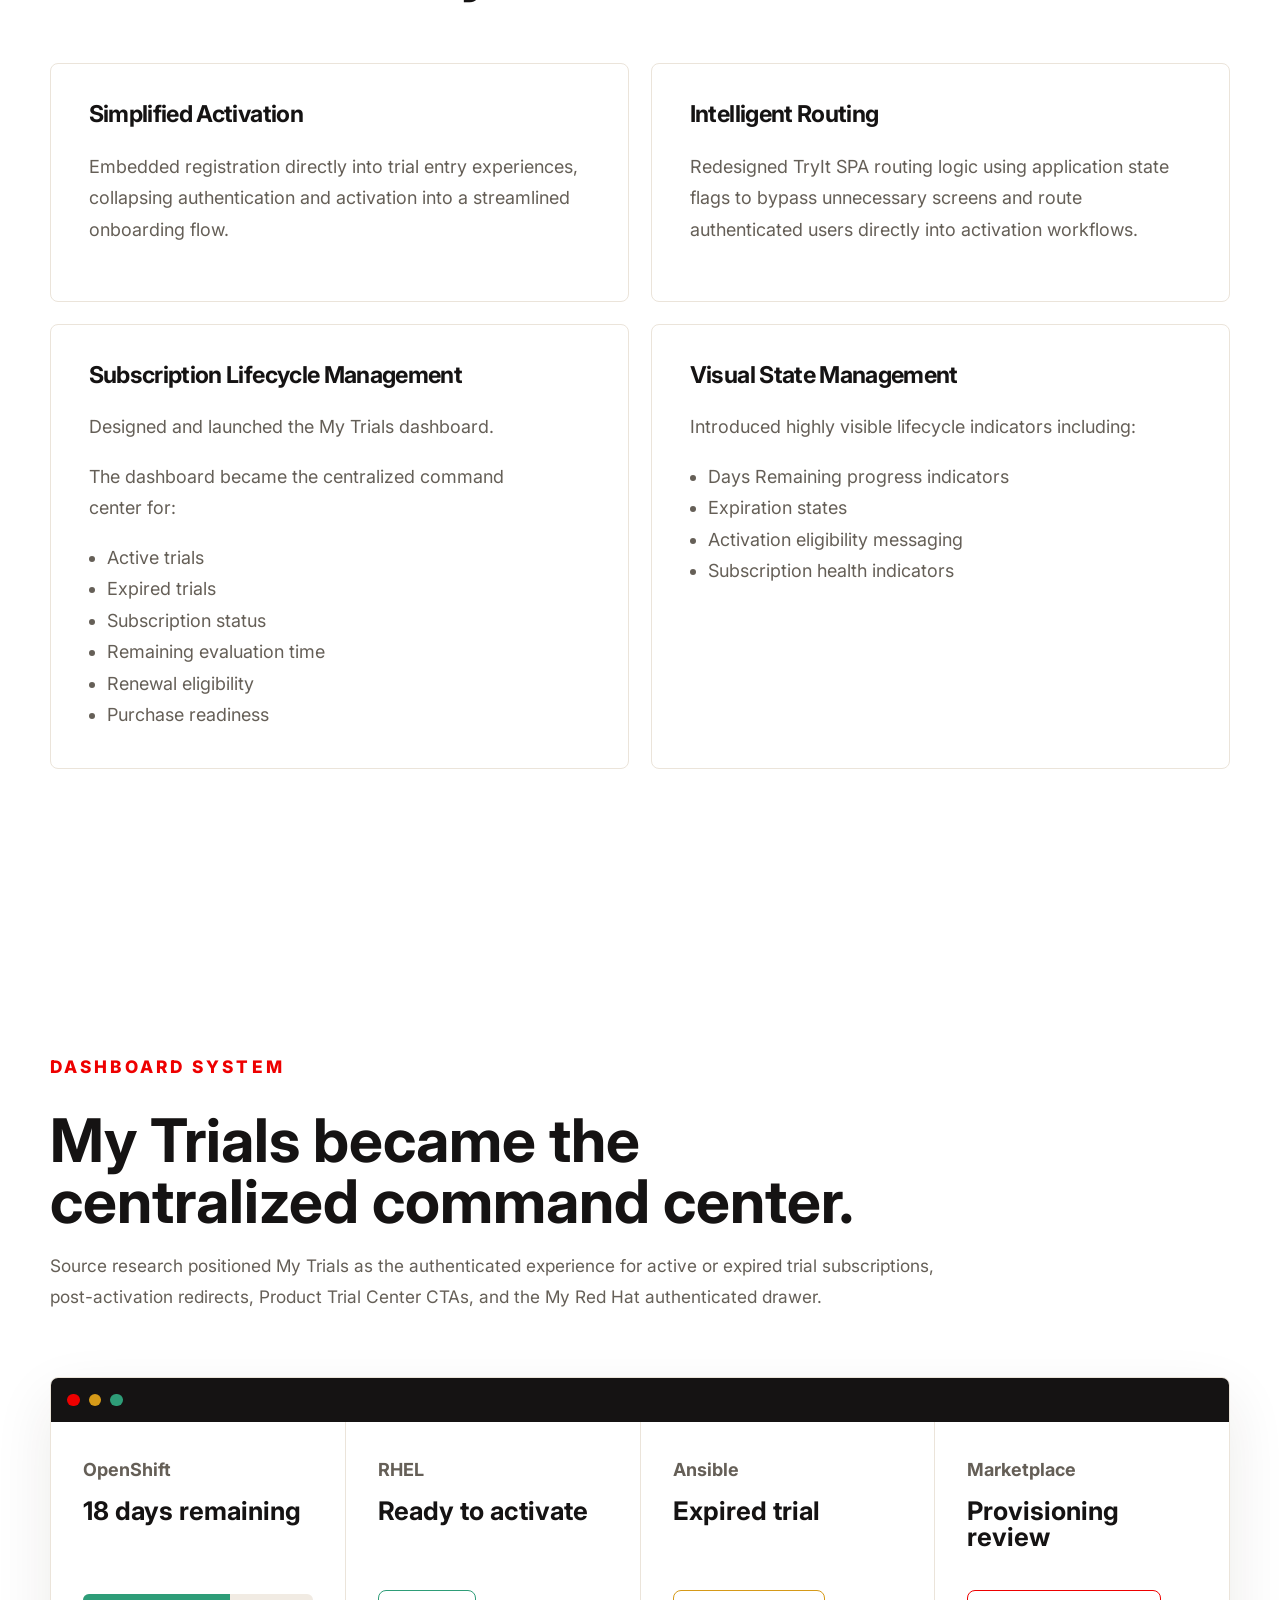
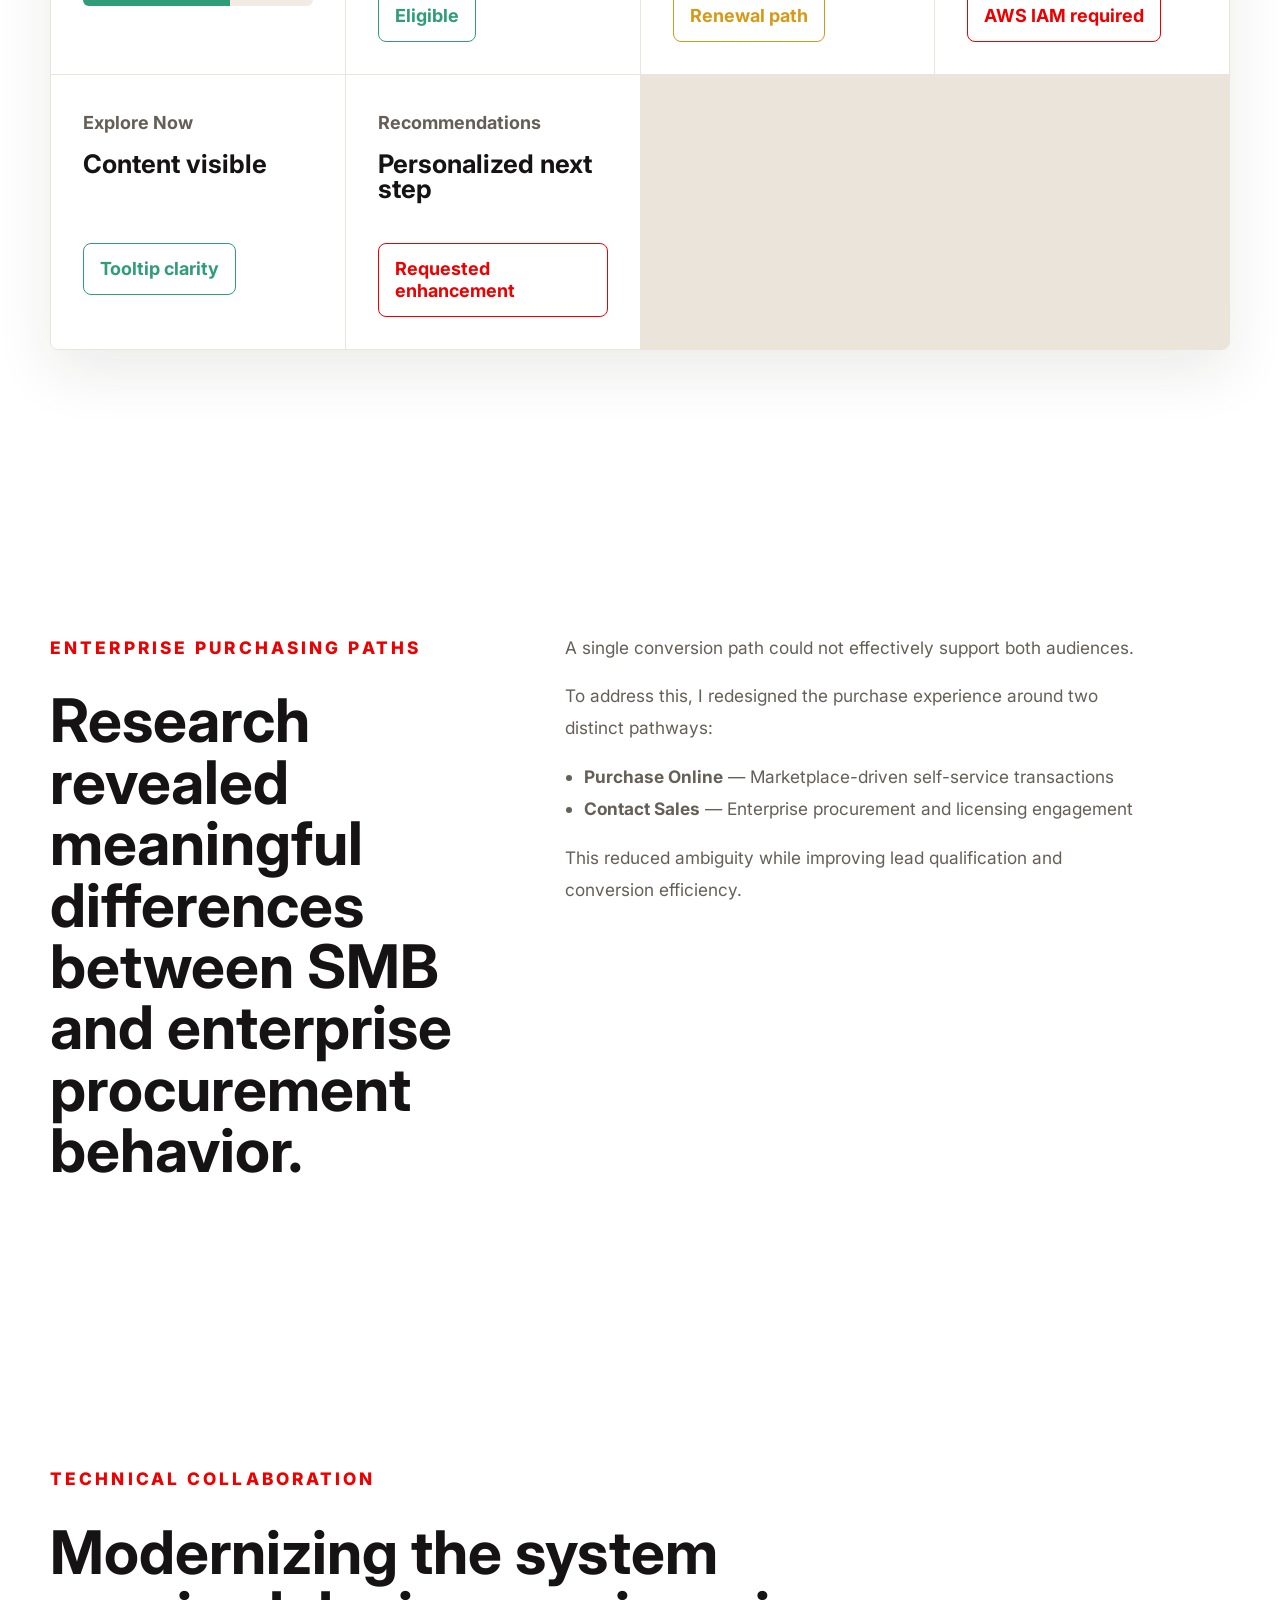
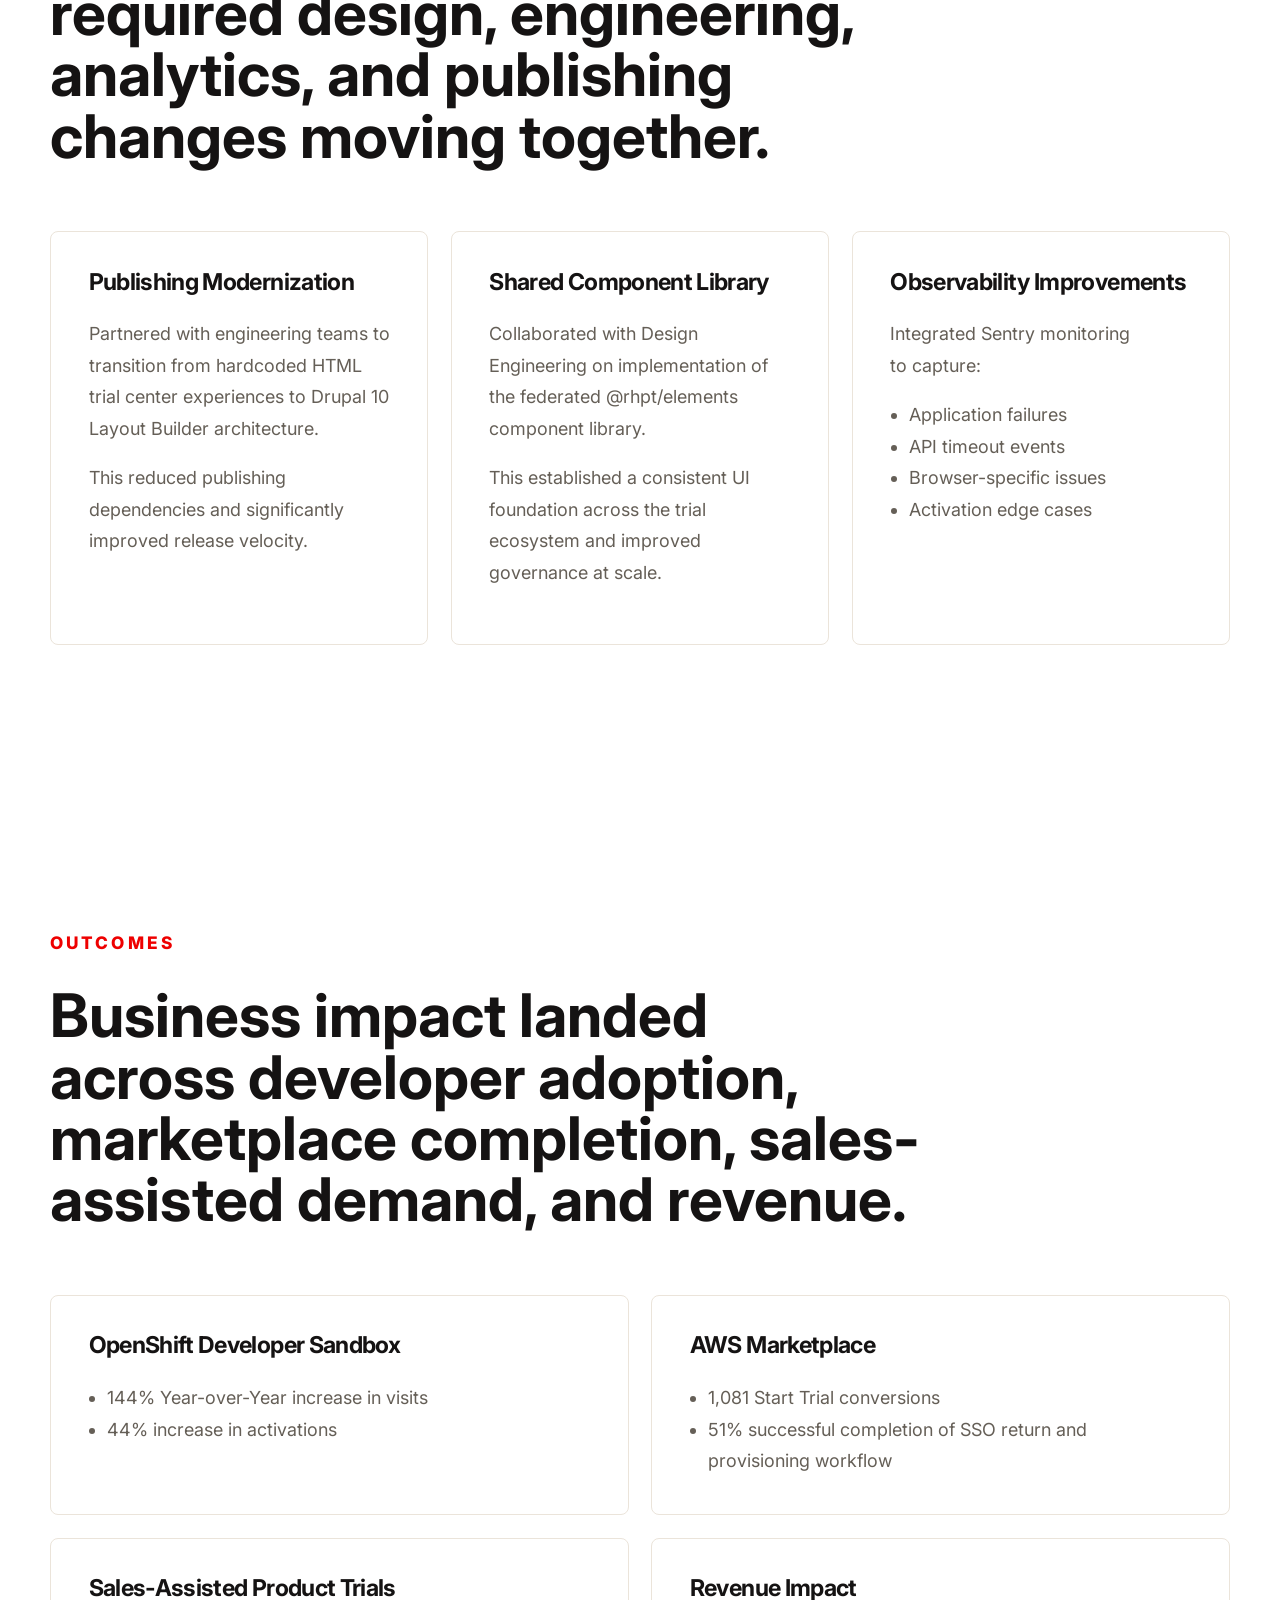
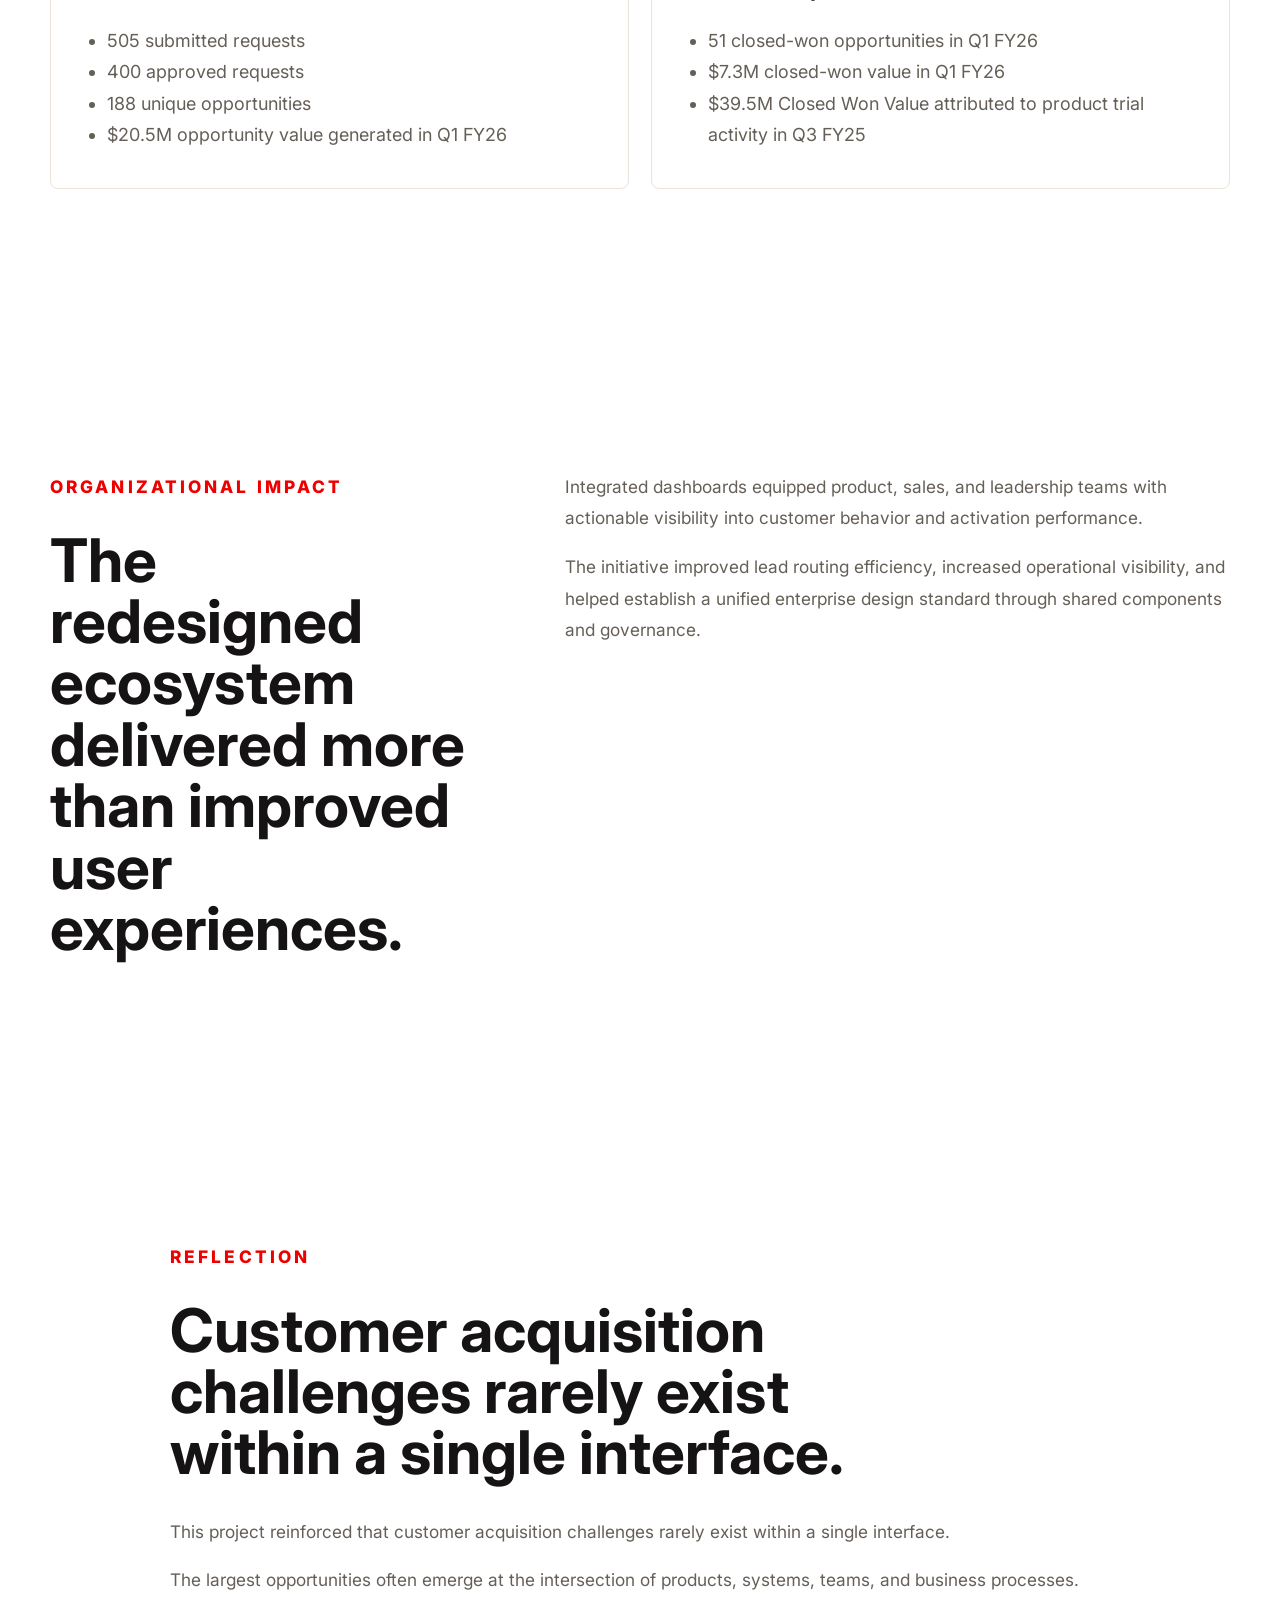
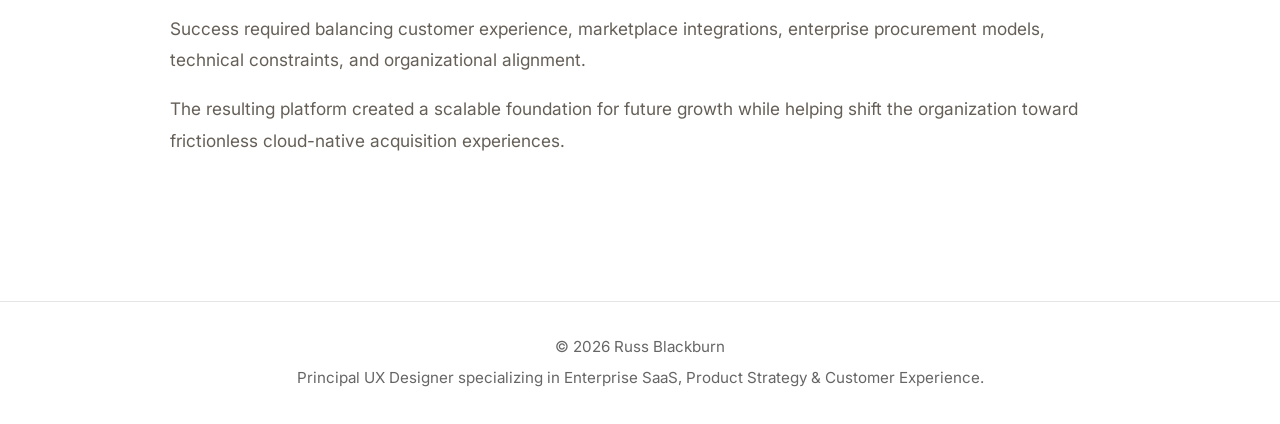
<file: work/red-hat-product-trials/index.html>
<!DOCTYPE html>
<html lang="en">
<head>
  <meta charset="utf-8">
  <meta name="viewport" content="width=device-width, initial-scale=1">
  <link rel="icon" type="image/x-icon" href="../../favicon.ico">
  <link rel="shortcut icon" type="image/x-icon" href="../../favicon.ico">
  <link rel="apple-touch-icon" href="../../favicon-180.png">
  <title>Re-Architecting the Red Hat Product Trial Ecosystem | Russ Blackburn</title>
  <meta name="description" content="Case study detailing the redesign of the Red Hat Product Trial ecosystem, subscription onboarding, marketplace activations, and trial management experiences.">
  <link rel="stylesheet" href="../../assets/css/style.css">
  <link rel="stylesheet" href="../../assets/css/red-hat-product-trials.css">

  <style>
    /*
      Page-specific architecture layout update.
      Tabs and explanatory copy sit above the full-width diagram.
    */
    .case-architecture {
      display: flex;
      flex-direction: column;
      gap: 0;
      margin-top: 2rem;
    }

    .case-architecture__panel {
      order: 1;
      width: 100%;
      border: 1px solid var(--case-rule-soft);
      border-radius: 8px 8px 0 0;
      overflow: hidden;
      background: var(--case-card);
    }

    .case-architecture__controls {
      display: grid;
      grid-template-columns: repeat(5, minmax(0, 1fr));
      width: 100%;
      border-bottom: 1px solid var(--case-rule-soft);
    }

    .case-architecture__controls button {
      min-height: 64px;
      padding: .8rem .6rem;
    }

    .case-architecture__copy {
      max-width: 1040px;
      padding: clamp(1.75rem, 4vw, 2.75rem);
    }

    .case-architecture__copy h3 {
      max-width: 920px;
      font-size: clamp(1.7rem, 3vw, 2.65rem);
      line-height: 1.08;
    }

    .case-architecture__copy p:last-child {
      max-width: 940px;
      font-size: 1.08rem;
      line-height: 1.75;
    }

    .case-architecture__canvas {
      order: 2;
      width: 100%;
      border-top: 0;
      border-radius: 0 0 8px 8px;
    }

    .case-architecture__canvas .case-ecosystem-svg {
      width: 100%;
      height: auto;
    }

    @media (max-width: 768px) {
      .case-architecture__controls {
        grid-template-columns: repeat(2, minmax(0, 1fr));
      }

      .case-architecture__controls button:last-child {
        grid-column: 1 / -1;
      }

      .case-architecture__copy {
        padding: 1.4rem;
      }

      .case-architecture__canvas {
        overflow-x: auto;
      }

      .case-architecture__canvas .case-ecosystem-svg {
        min-width: 860px;
      }
    }
  </style>
</head>

<body>
  <a class="skip-link" href="#case-study-content">Skip to content</a>

  <header>
    <div class="navbar">
      <a href="../../index.html">
        <img class="logo" src="../../assets/images/logo.png" alt="Russ Blackburn Logo">
      </a>

      <nav aria-label="Primary navigation">
        <a href="/#case-studies">Work</a>
        <a href="/about.html">About</a>
        <a href="/contact.html">Contact</a>
        <button class="theme-toggle" aria-label="Toggle dark mode">🌙</button>
      </nav>
    </div>
  </header>

  <main id="case-study-content" class="case-study">
    <section class="case-hero case-shell case-hero--editorial" aria-labelledby="case-title">
      <div class="case-hero__copy">
        <p class="case-eyebrow">Flagship Case Study</p>
        <h1 id="case-title">Re-Architecting the Red Hat Product Trial Ecosystem</h1>
        <p class="case-dek">Transforming a fragmented evaluation experience into a scalable self-service platform supporting enterprise buyers, cloud marketplace users, and technical evaluators across the Red Hat portfolio.</p>
      </div>
    </section>

    <section class="case-shell case-metrics" aria-label="Outcome highlights">
      <article>
        <span data-count-up data-target="144" data-suffix="%">144%</span>
        <p>Year-over-Year increase in visits for OpenShift Developer Sandbox</p>
      </article>
      <article>
        <span data-count-up data-target="44" data-suffix="%">44%</span>
        <p>Increase in activations for OpenShift Developer Sandbox</p>
      </article>
      <article>
        <span data-count-up data-target="20.5" data-prefix="$" data-suffix="M" data-decimals="1">$20.5M</span>
        <p>Opportunity value generated by sales-assisted product trials in Q1 FY26</p>
      </article>
      <article>
        <span data-count-up data-target="39.5" data-prefix="$" data-suffix="M" data-decimals="1">$39.5M</span>
        <p>Closed Won Value attributed to product trial activity in Q3 FY25</p>
      </article>
    </section>

    <section class="case-section case-shell case-two-column">
      <div>
        <p class="case-kicker">Project Overview</p>
        <h2>From scattered trial paths to a connected acquisition platform.</h2>
      </div>
      <div class="case-prose">
        <p>Red Hat Product Trials (RHPT) serves as the primary evaluation and acquisition platform for products including OpenShift, Red Hat Enterprise Linux, Ansible, and cloud-native services.</p>
        <p>The ecosystem supports multiple acquisition channels including self-service product trials, sales-assisted evaluations, AWS Marketplace deployments, and enterprise subscription evaluations.</p>
        <p>As adoption expanded, the platform accumulated significant operational complexity, fragmented activation journeys, and limited visibility into user behavior across systems.</p>
        <p>My role was to redesign the end-to-end onboarding, activation, subscription management, and trial lifecycle experience while improving telemetry, reducing friction, and increasing conversion efficiency.</p>
      </div>
    </section>

    <section class="case-section case-shell">
      <div class="case-section__intro">
        <p class="case-kicker">Role &amp; Responsibilities</p>
        <h2>Strategy, architecture, dashboard design, governance, and cross-functional leadership.</h2>
      </div>
      <div class="case-chip-grid" aria-label="Role and responsibilities">
        <span>Principal UX Product Designer</span>
        <span>Product Strategy</span>
        <span>Experience Architecture</span>
        <span>Dashboard Design</span>
        <span>Subscription Management</span>
        <span>Cross-Functional Leadership</span>
        <span>Design Systems Governance</span>
        <span>Marketplace Experience Design</span>
        <span>Analytics &amp; Optimization</span>
      </div>
      <p class="case-callout"><strong>Partners:</strong> Product Management, UX Research, Digital Analytics, Design Engineering, Cloud Operations, IT Engineering, and Global Sales Teams.</p>
    </section>

    <section class="case-section case-shell case-problem">
      <div class="case-section__intro">
        <p class="case-kicker">The Challenge</p>
        <h2>The product trial ecosystem evolved across numerous disconnected systems and acquisition channels.</h2>
        <p>This resulted in significant friction for both customers and internal stakeholders.</p>
      </div>
      <div class="case-split-list">
        <article>
          <h3>Customer Challenges</h3>
          <ul>
            <li>Complex onboarding journeys</li>
            <li>Multiple authentication handoffs</li>
            <li>Fragmented activation experiences</li>
            <li>Poor subscription visibility</li>
            <li>Limited lifecycle management</li>
          </ul>
        </article>
        <article>
          <h3>Business Challenges</h3>
          <ul>
            <li>Disconnected systems</li>
            <li>Manual sales workflows</li>
            <li>Limited telemetry</li>
            <li>Slow publishing processes</li>
            <li>Fragmented ownership across teams</li>
          </ul>
        </article>
      </div>
      <div class="case-quote">
        <p>The most significant issue emerged within AWS Marketplace activation workflows where users successfully authenticated through Red Hat SSO but encountered a hidden permissions barrier requiring elevated AWS IAM administrative privileges.</p>
        <p>Customers demonstrated strong intent but failed before completing activation.</p>
      </div>
    </section>

    <section class="case-section case-shell case-two-column">
      <div>
        <p class="case-kicker">Discovery &amp; Systems Mapping</p>
        <h2>Mapping the complete request-to-activation ecosystem revealed the real work.</h2>
      </div>
      <div class="case-prose">
        <p>The first phase focused on understanding the complete request-to-activation ecosystem.</p>
        <p>I mapped workflows spanning:</p>
        <ul>
          <li>Red Hat Sales Cloud</li>
          <li>Salesforce</li>
          <li>Alfresco</li>
          <li>Zendesk</li>
          <li>HOCK Application</li>
          <li>AWS Marketplace</li>
          <li>Red Hat Trial Services</li>
        </ul>
        <p>The resulting architecture exposed multiple manual handoffs, duplicated processes, and disconnected telemetry streams that slowed activation and obscured customer behavior.</p>
      </div>
    </section>

    <section class="case-section case-shell">
      <div class="case-section__intro">
        <p class="case-kicker">Research Evidence</p>
        <h2>The source research showed where users needed continuity, visibility, and clearer buying paths.</h2>
      </div>
      <div class="case-evidence-grid">
        <article>
          <span>70%</span>
          <h3>Modal comprehension gap</h3>
          <p>Participants expected Explore Now content to be currently visible and did not realize the opened modal had more scrollable content.</p>
        </article>
        <article>
          <span>60%</span>
          <h3>My Trials home page validation</h3>
          <p>General responses complimented the My Trials home page, indicating that the layout and architecture were intuitive, usable, and meeting user needs.</p>
        </article>
        <article>
          <span>2 paths</span>
          <h3>Purchase preference split</h3>
          <p>Customers preferred self-service marketplace options for smaller purchases, but enterprise users with larger accounts preferred contacting sales for personalized service.</p>
        </article>
      </div>
    </section>

    <section class="case-shell case-system-map" aria-labelledby="system-map-title" data-architecture-diagram>
      <div class="case-section__intro">
        <p class="case-kicker">Critical Insight</p>
        <h2 id="system-map-title">The problem was not customer intent. The problem was system design.</h2>
        <p>Analytics revealed a 1,467% increase in users initiating AWS Marketplace provisioning but failing before subscription completion due to enterprise IAM permission restrictions.</p>
      </div>

      <div class="case-architecture">
        <div class="case-architecture__panel">
          <div class="case-architecture__controls" role="tablist" aria-label="Marketplace activation journey">
            <button type="button" class="is-active" role="tab" aria-selected="true" aria-controls="map-panel" tabindex="0" data-map-step="intent">Intent</button>
            <button type="button" role="tab" aria-selected="false" aria-controls="map-panel" tabindex="-1" data-map-step="sso">SSO</button>
            <button type="button" role="tab" aria-selected="false" aria-controls="map-panel" tabindex="-1" data-map-step="provisioning">Provisioning</button>
            <button type="button" role="tab" aria-selected="false" aria-controls="map-panel" tabindex="-1" data-map-step="barrier">Barrier</button>
            <button type="button" role="tab" aria-selected="false" aria-controls="map-panel" tabindex="-1" data-map-step="subscription">Target</button>
          </div>
          <div id="map-panel" class="case-architecture__copy" role="tabpanel" aria-live="polite">
            <p class="case-architecture__label">Intent</p>
            <h3>Customers were not casually browsing. They were starting real provisioning workflows.</h3>
            <p>The funnel showed strong activation intent before the experience crossed into identity, marketplace, and permission systems.</p>
          </div>
        </div>

        <div class="case-architecture__canvas">
          <svg class="case-ecosystem-svg" viewBox="0 0 1180 640" role="img" aria-labelledby="map-title map-desc" focusable="false">
            <title id="map-title">Complete Red Hat Product Trial ecosystem architecture</title>
            <desc id="map-desc">An architecture diagram showing trial entry channels, Red Hat identity, marketplace provisioning, trial services, My Trials lifecycle management, telemetry, publishing systems, observability, and sales-assisted routing.</desc>
            <defs>
              <marker
  id="case-arrow"
  viewBox="0 0 10 10"
  refX="8"
  refY="5"
  markerWidth="6"
  markerHeight="6"
  orient="auto">
  <path d="M1 1 L9 5 L1 9" fill="none" stroke="currentColor" stroke-width="1.5"/>
</marker>
            </defs>
            <rect width="1180" height="640" fill="#f7f2ec"/>
            <g class="case-map-lane">
              <text x="48" y="78">Entry channels</text>
              <text x="428" y="78">Activation core</text>
              <text x="792" y="78">Lifecycle + operations</text>
              <path d="M40 94h1100"/>
              <path d="M40 326h1100"/>
              <path d="M40 518h1100"/>
            </g>
            <g class="case-map-flow" fill="none" marker-end="url(#case-arrow)">
              <path data-map-path d="M260 156h78"/>
              <path data-map-path d="M260 246h78"/>
              <path data-map-path d="M540 156h78"/>
              <path data-map-path d="M540 246h78"/>
              <path data-map-path d="M760 156h70"/>
              <path data-map-path d="M760 246h70"/>
              <path data-map-path d="M1072 202v86"/>
              <path data-map-path d="M620 382h-84"/>
              <path data-map-path d="M762 382h70"/>
              <path data-map-path d="M1072 430v62"/>
              <path data-map-path d="M350 430v62"/>
            </g>
            <g class="case-map-node is-active" data-map-node="intent" role="button" tabindex="0" aria-label="Trial entry channels">
              <rect x="48" y="112" width="212" height="88" rx="16"/>
              <text x="76" y="150">Trial Center</text>
              <text x="76" y="176">Product intent</text>
            </g>
            <g class="case-map-node" data-map-node="intent" role="button" tabindex="0" aria-label="Marketplace entry channels">
              <rect x="48" y="222" width="212" height="88" rx="16"/>
              <text x="76" y="260">AWS Marketplace</text>
              <text x="76" y="286">Cloud buyers</text>
            </g>
            <g class="case-map-node" data-map-node="intent" role="button" tabindex="0" aria-label="Sales-assisted entry channels">
              <rect x="48" y="362" width="212" height="88" rx="16"/>
              <text x="76" y="400">Sales Trials</text>
              <text x="76" y="426">Enterprise path</text>
            </g>
            <g class="case-map-node" data-map-node="sso" role="button" tabindex="0" aria-label="Red Hat single sign-on">
              <rect x="338" y="112" width="202" height="88" rx="16"/>
              <text x="366" y="150">Red Hat SSO</text>
              <text x="366" y="176">Identity handoff</text>
            </g>
            <g class="case-map-node" data-map-node="provisioning" role="button" tabindex="0" aria-label="Red Hat Trial Services">
              <rect x="338" y="222" width="202" height="88" rx="16"/>
              <text x="366" y="260">Trial Services</text>
              <text x="366" y="286">Provisioning state</text>
            </g>
            <g class="case-map-node case-map-node--warning" data-map-node="barrier" role="button" tabindex="0" aria-label="AWS IAM permissions barrier">
              <rect x="618" y="112" width="142" height="198" rx="16"/>
              <text x="646" y="154">IAM</text>
              <text x="646" y="180">Barrier</text>
              <text x="646" y="228">Admin access</text>
              <text x="646" y="254">required</text>
            </g>
            <g class="case-map-node" data-map-node="subscription" role="button" tabindex="0" aria-label="My Trials lifecycle dashboard">
              <rect x="830" y="112" width="218" height="198" rx="16"/>
              <text x="858" y="154">My Trials</text>
              <text x="858" y="182">Lifecycle dashboard</text>
              <text x="858" y="234">Active + expired</text>
              <text x="858" y="260">Renewal cues</text>
            </g>
            <g class="case-map-node" data-map-node="provisioning" role="button" tabindex="0" aria-label="Drupal publishing architecture">
              <rect x="338" y="362" width="198" height="88" rx="16"/>
              <text x="366" y="400">Drupal</text>
              <text x="366" y="426">Publishing</text>
            </g>
            <g class="case-map-node" data-map-node="subscription" role="button" tabindex="0" aria-label="Federated component library">
              <rect x="564" y="362" width="198" height="88" rx="16"/>
              <text x="592" y="400">@rhpt/elements</text>
              <text x="592" y="426">UI governance</text>
            </g>
            <g class="case-map-node" data-map-node="provisioning" role="button" tabindex="0" aria-label="Sentry observability">
              <rect x="830" y="362" width="218" height="88" rx="16"/>
              <text x="858" y="400">Sentry</text>
              <text x="858" y="426">Observability</text>
            </g>
            <g class="case-map-node" data-map-node="subscription" role="button" tabindex="0" aria-label="Sales Cloud routing">
              <rect x="218" y="492" width="264" height="88" rx="16"/>
              <text x="246" y="530">Sales Cloud</text>
              <text x="246" y="556">Qualified handoff</text>
            </g>
            <g class="case-map-signal">
              <rect x="670" y="470" width="400" height="124" rx="18"/>
              <text x="704" y="530">1,467%</text>
              <text x="704" y="562">Failure signal exposed</text>
              <text x="704" y="586">by telemetry</text>
            </g>
          </svg>

          <div class="case-architecture__mobile" aria-label="Mobile architecture summary">
            <article><span>01</span><h3>Entry channels</h3><p>Product Trial Center, AWS Marketplace, and sales-assisted requests captured evaluation intent.</p></article>
            <article><span>02</span><h3>Activation core</h3><p>Red Hat SSO and Trial Services carried users into provisioning, where hidden IAM permissions blocked completion.</p></article>
            <article><span>03</span><h3>Lifecycle visibility</h3><p>My Trials, observability, shared components, and Sales Cloud routing made trial state and follow-up visible.</p></article>
            <article><span>1,467%</span><h3>Failure signal</h3><p>Telemetry exposed marketplace provisioning starts that failed before subscription completion.</p></article>
          </div>
        </div>
      </div>
    </section>

    <section class="case-section case-shell">
      <div class="case-section__intro">
        <p class="case-kicker">Reimagining the Trial Experience</p>
        <h2>A redesigned experience model brought onboarding, routing, lifecycle management, and state clarity into one coherent system.</h2>
      </div>
      <div class="case-feature-grid">
        <article>
          <h3>Simplified Activation</h3>
          <p>Embedded registration directly into trial entry experiences, collapsing authentication and activation into a streamlined onboarding flow.</p>
        </article>
        <article>
          <h3>Intelligent Routing</h3>
          <p>Redesigned TryIt SPA routing logic using application state flags to bypass unnecessary screens and route authenticated users directly into activation workflows.</p>
        </article>
        <article>
          <h3>Subscription Lifecycle Management</h3>
          <p>Designed and launched the My Trials dashboard.</p>
          <p>The dashboard became the centralized command center for:</p>
          <ul>
            <li>Active trials</li>
            <li>Expired trials</li>
            <li>Subscription status</li>
            <li>Remaining evaluation time</li>
            <li>Renewal eligibility</li>
            <li>Purchase readiness</li>
          </ul>
        </article>
        <article>
          <h3>Visual State Management</h3>
          <p>Introduced highly visible lifecycle indicators including:</p>
          <ul>
            <li>Days Remaining progress indicators</li>
            <li>Expiration states</li>
            <li>Activation eligibility messaging</li>
            <li>Subscription health indicators</li>
          </ul>
        </article>
      </div>
    </section>

    <section class="case-shell case-dashboard" aria-labelledby="dashboard-title">
      <div class="case-section__intro">
        <p class="case-kicker">Dashboard System</p>
        <h2 id="dashboard-title">My Trials became the centralized command center.</h2>
        <p>Source research positioned My Trials as the authenticated experience for active or expired trial subscriptions, post-activation redirects, Product Trial Center CTAs, and the My Red Hat authenticated drawer.</p>
      </div>
      <div class="case-dashboard__frame">
        <div class="case-dashboard__nav" aria-hidden="true"><span></span><span></span><span></span></div>
        <div class="case-dashboard__grid">
          <article><p>OpenShift</p><strong>18 days remaining</strong><span class="case-progress case-progress--64"><span></span></span></article>
          <article><p>RHEL</p><strong>Ready to activate</strong><span class="case-status case-status--ready">Eligible</span></article>
          <article><p>Ansible</p><strong>Expired trial</strong><span class="case-status case-status--expired">Renewal path</span></article>
          <article><p>Marketplace</p><strong>Provisioning review</strong><span class="case-status case-status--review">AWS IAM required</span></article>
          <article><p>Explore Now</p><strong>Content visible</strong><span class="case-status case-status--ready">Tooltip clarity</span></article>
          <article><p>Recommendations</p><strong>Personalized next step</strong><span class="case-status case-status--review">Requested enhancement</span></article>
        </div>
      </div>
    </section>

    <section class="case-section case-shell case-two-column">
      <div>
        <p class="case-kicker">Enterprise Purchasing Paths</p>
        <h2>Research revealed meaningful differences between SMB and enterprise procurement behavior.</h2>
      </div>
      <div class="case-prose">
        <p>A single conversion path could not effectively support both audiences.</p>
        <p>To address this, I redesigned the purchase experience around two distinct pathways:</p>
        <ul>
          <li><strong>Purchase Online</strong> — Marketplace-driven self-service transactions</li>
          <li><strong>Contact Sales</strong> — Enterprise procurement and licensing engagement</li>
        </ul>
        <p>This reduced ambiguity while improving lead qualification and conversion efficiency.</p>
      </div>
    </section>

    <section class="case-section case-shell">
      <div class="case-section__intro">
        <p class="case-kicker">Technical Collaboration</p>
        <h2>Modernizing the system required design, engineering, analytics, and publishing changes moving together.</h2>
      </div>
      <div class="case-feature-grid case-feature-grid--three">
        <article>
          <h3>Publishing Modernization</h3>
          <p>Partnered with engineering teams to transition from hardcoded HTML trial center experiences to Drupal 10 Layout Builder architecture.</p>
          <p>This reduced publishing dependencies and significantly improved release velocity.</p>
        </article>
        <article>
          <h3>Shared Component Library</h3>
          <p>Collaborated with Design Engineering on implementation of the federated @rhpt/elements component library.</p>
          <p>This established a consistent UI foundation across the trial ecosystem and improved governance at scale.</p>
        </article>
        <article>
          <h3>Observability Improvements</h3>
          <p>Integrated Sentry monitoring to capture:</p>
          <ul>
            <li>Application failures</li>
            <li>API timeout events</li>
            <li>Browser-specific issues</li>
            <li>Activation edge cases</li>
          </ul>
        </article>
      </div>
    </section>

    <section class="case-section case-shell">
      <div class="case-section__intro">
        <p class="case-kicker">Outcomes</p>
        <h2>Business impact landed across developer adoption, marketplace completion, sales-assisted demand, and revenue.</h2>
      </div>
      <div class="case-outcomes">
        <article><h3>OpenShift Developer Sandbox</h3><ul><li>144% Year-over-Year increase in visits</li><li>44% increase in activations</li></ul></article>
        <article><h3>AWS Marketplace</h3><ul><li>1,081 Start Trial conversions</li><li>51% successful completion of SSO return and provisioning workflow</li></ul></article>
        <article><h3>Sales-Assisted Product Trials</h3><ul><li>505 submitted requests</li><li>400 approved requests</li><li>188 unique opportunities</li><li>$20.5M opportunity value generated in Q1 FY26</li></ul></article>
        <article><h3>Revenue Impact</h3><ul><li>51 closed-won opportunities in Q1 FY26</li><li>$7.3M closed-won value in Q1 FY26</li><li>$39.5M Closed Won Value attributed to product trial activity in Q3 FY25</li></ul></article>
      </div>
    </section>

    <section class="case-section case-shell case-two-column">
      <div>
        <p class="case-kicker">Organizational Impact</p>
        <h2>The redesigned ecosystem delivered more than improved user experiences.</h2>
      </div>
      <div class="case-prose">
        <p>Integrated dashboards equipped product, sales, and leadership teams with actionable visibility into customer behavior and activation performance.</p>
        <p>The initiative improved lead routing efficiency, increased operational visibility, and helped establish a unified enterprise design standard through shared components and governance.</p>
      </div>
    </section>

    <section class="case-section case-shell case-reflection">
      <p class="case-kicker">Reflection</p>
      <h2>Customer acquisition challenges rarely exist within a single interface.</h2>
      <p>This project reinforced that customer acquisition challenges rarely exist within a single interface.</p>
      <p>The largest opportunities often emerge at the intersection of products, systems, teams, and business processes.</p>
      <p>Success required balancing customer experience, marketplace integrations, enterprise procurement models, technical constraints, and organizational alignment.</p>
      <p>The resulting platform created a scalable foundation for future growth while helping shift the organization toward frictionless cloud-native acquisition experiences.</p>
    </section>
  </main>

  <footer>
    <div class="footer-content">
      <p>© 2026 Russ Blackburn</p>
      <p>Principal UX Designer specializing in Enterprise SaaS, Product Strategy &amp; Customer Experience.</p>
    </div>
  </footer>

  <script src="../../assets/js/theme.js"></script>
  <script src="../../assets/js/case-study.js"></script>
</body>
</html>
</file>
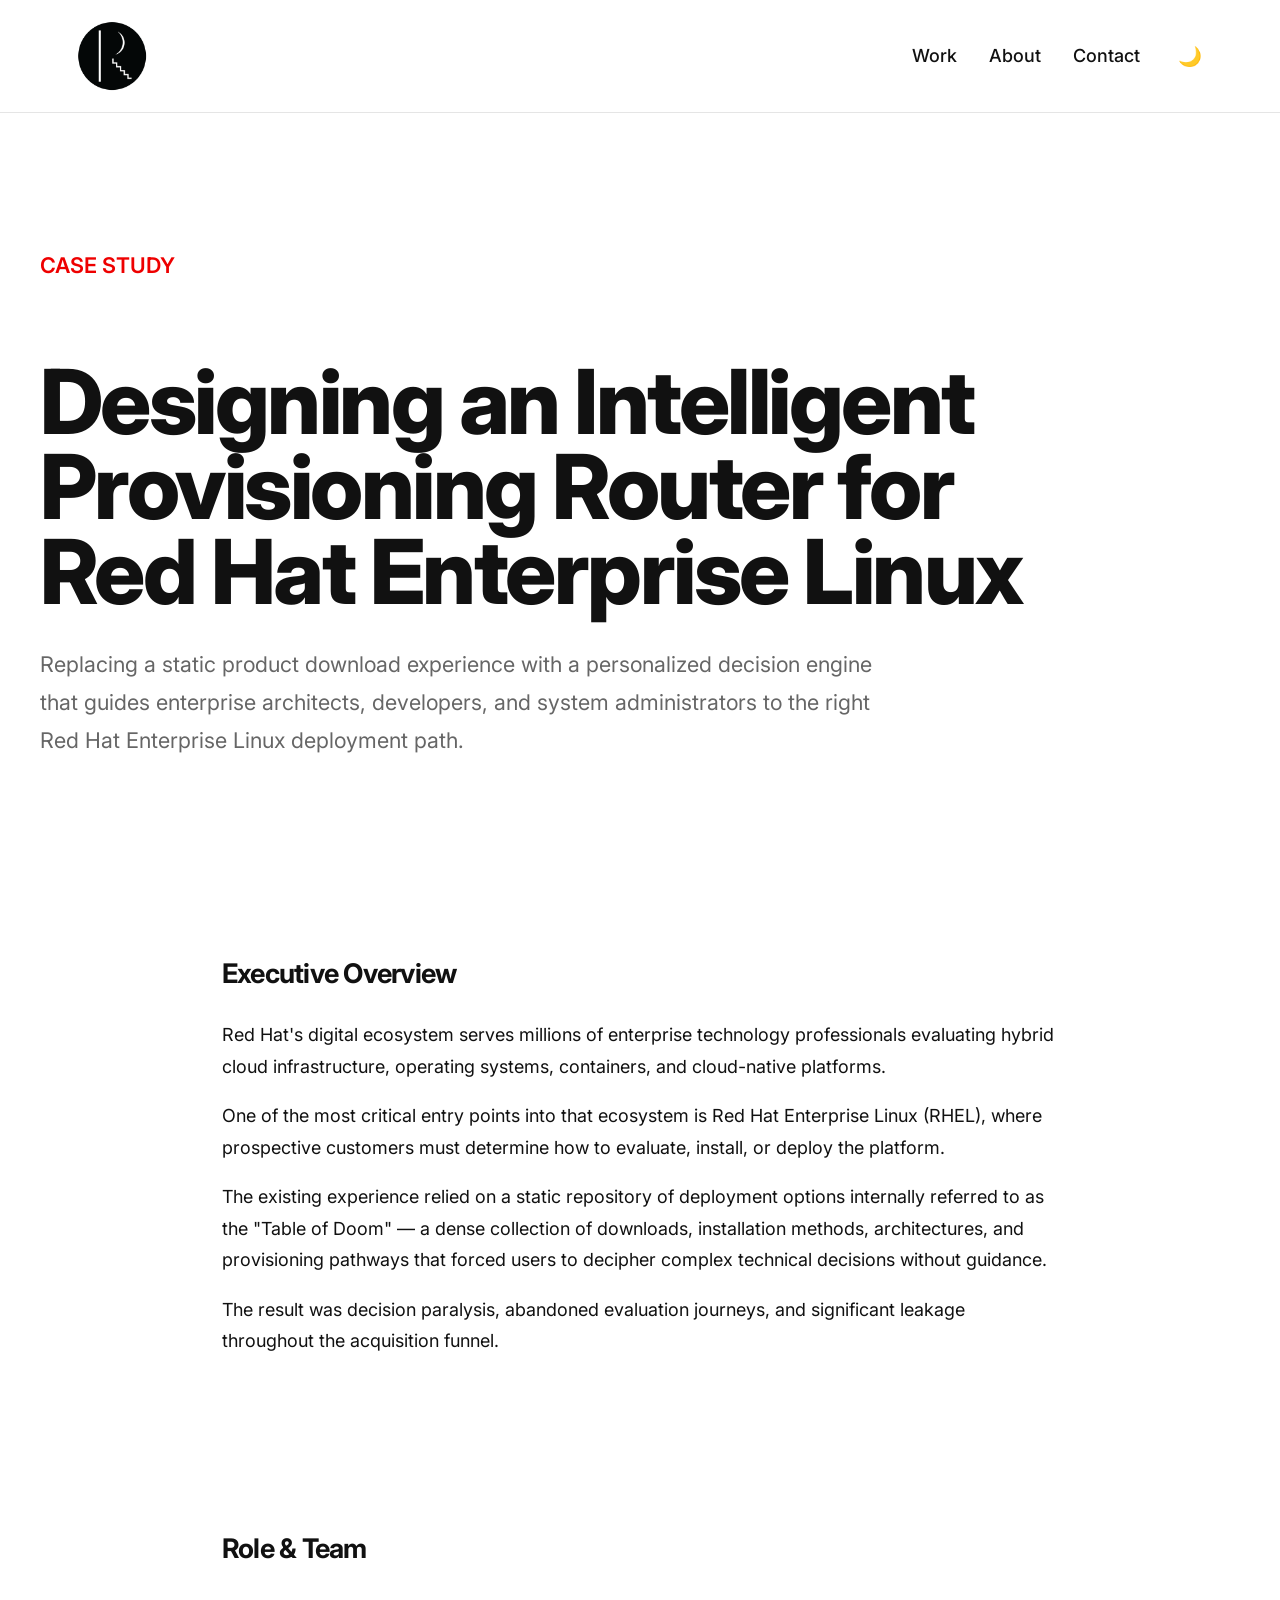
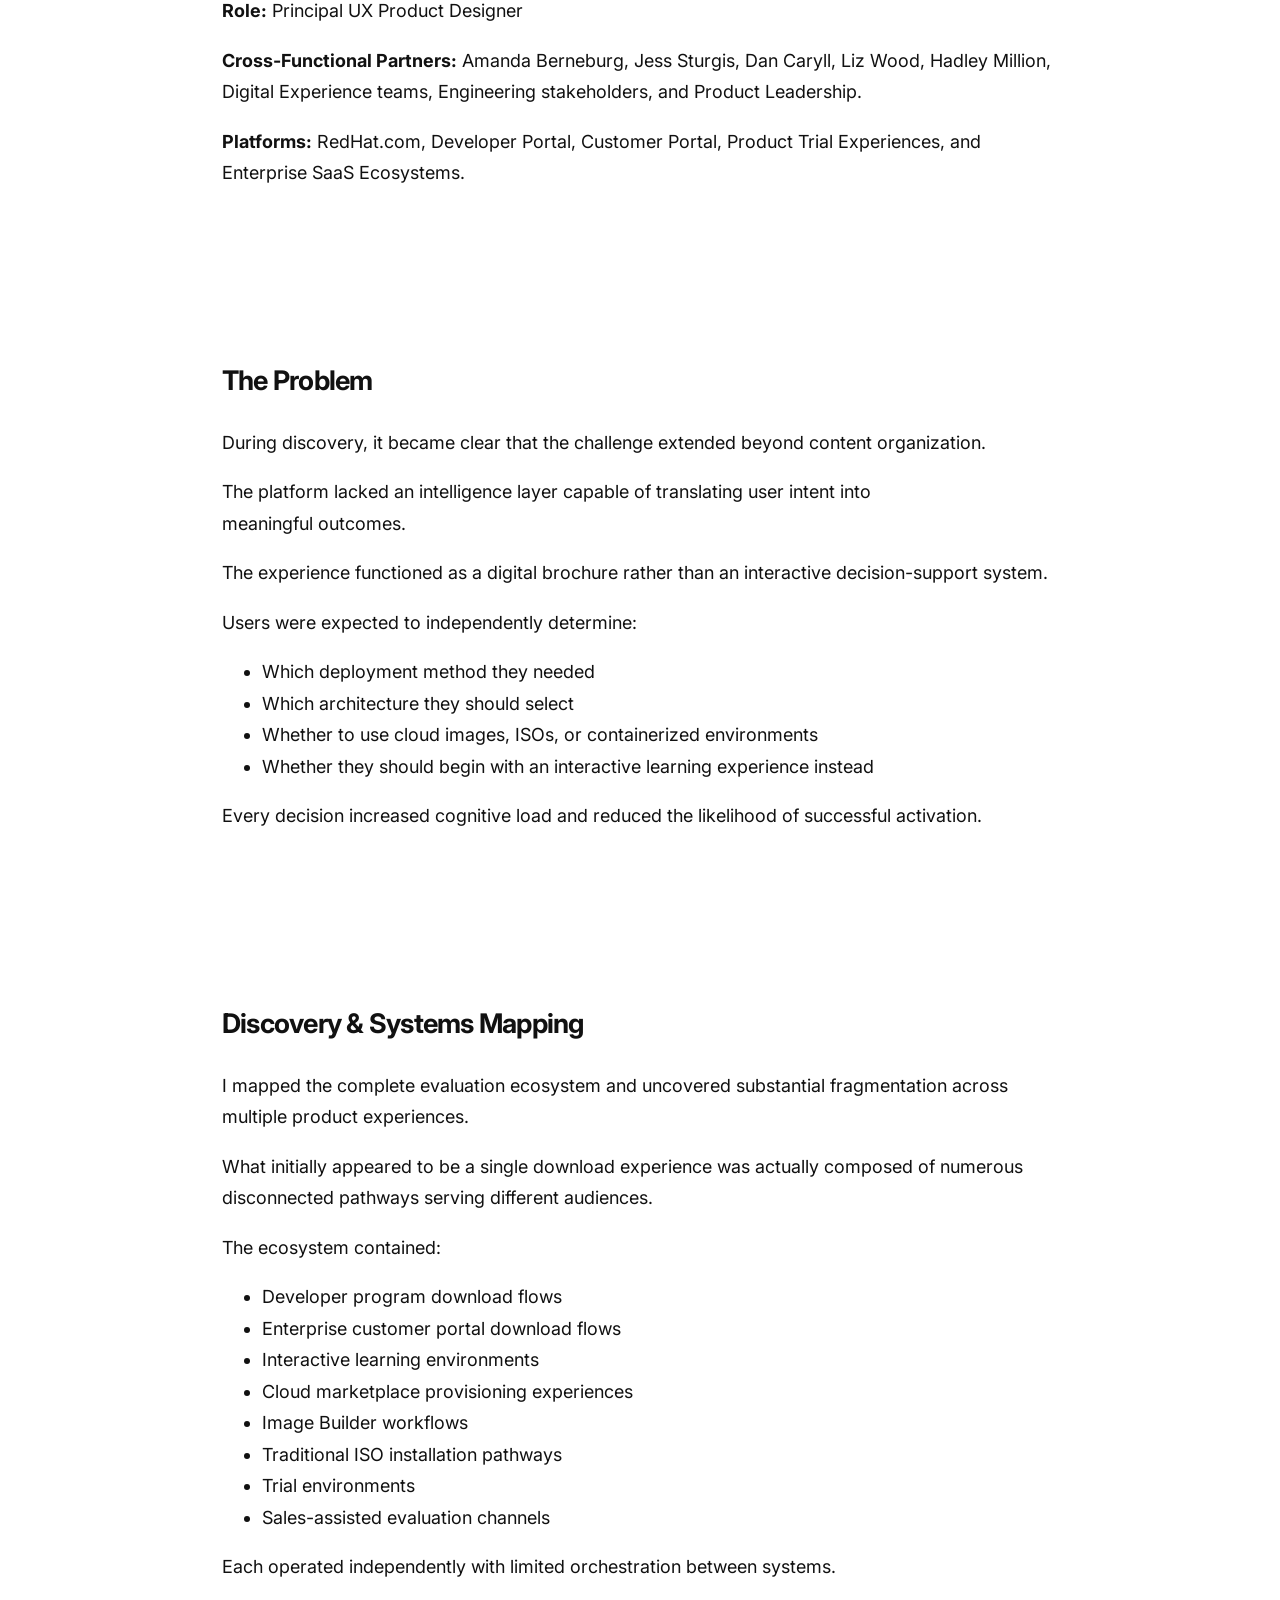
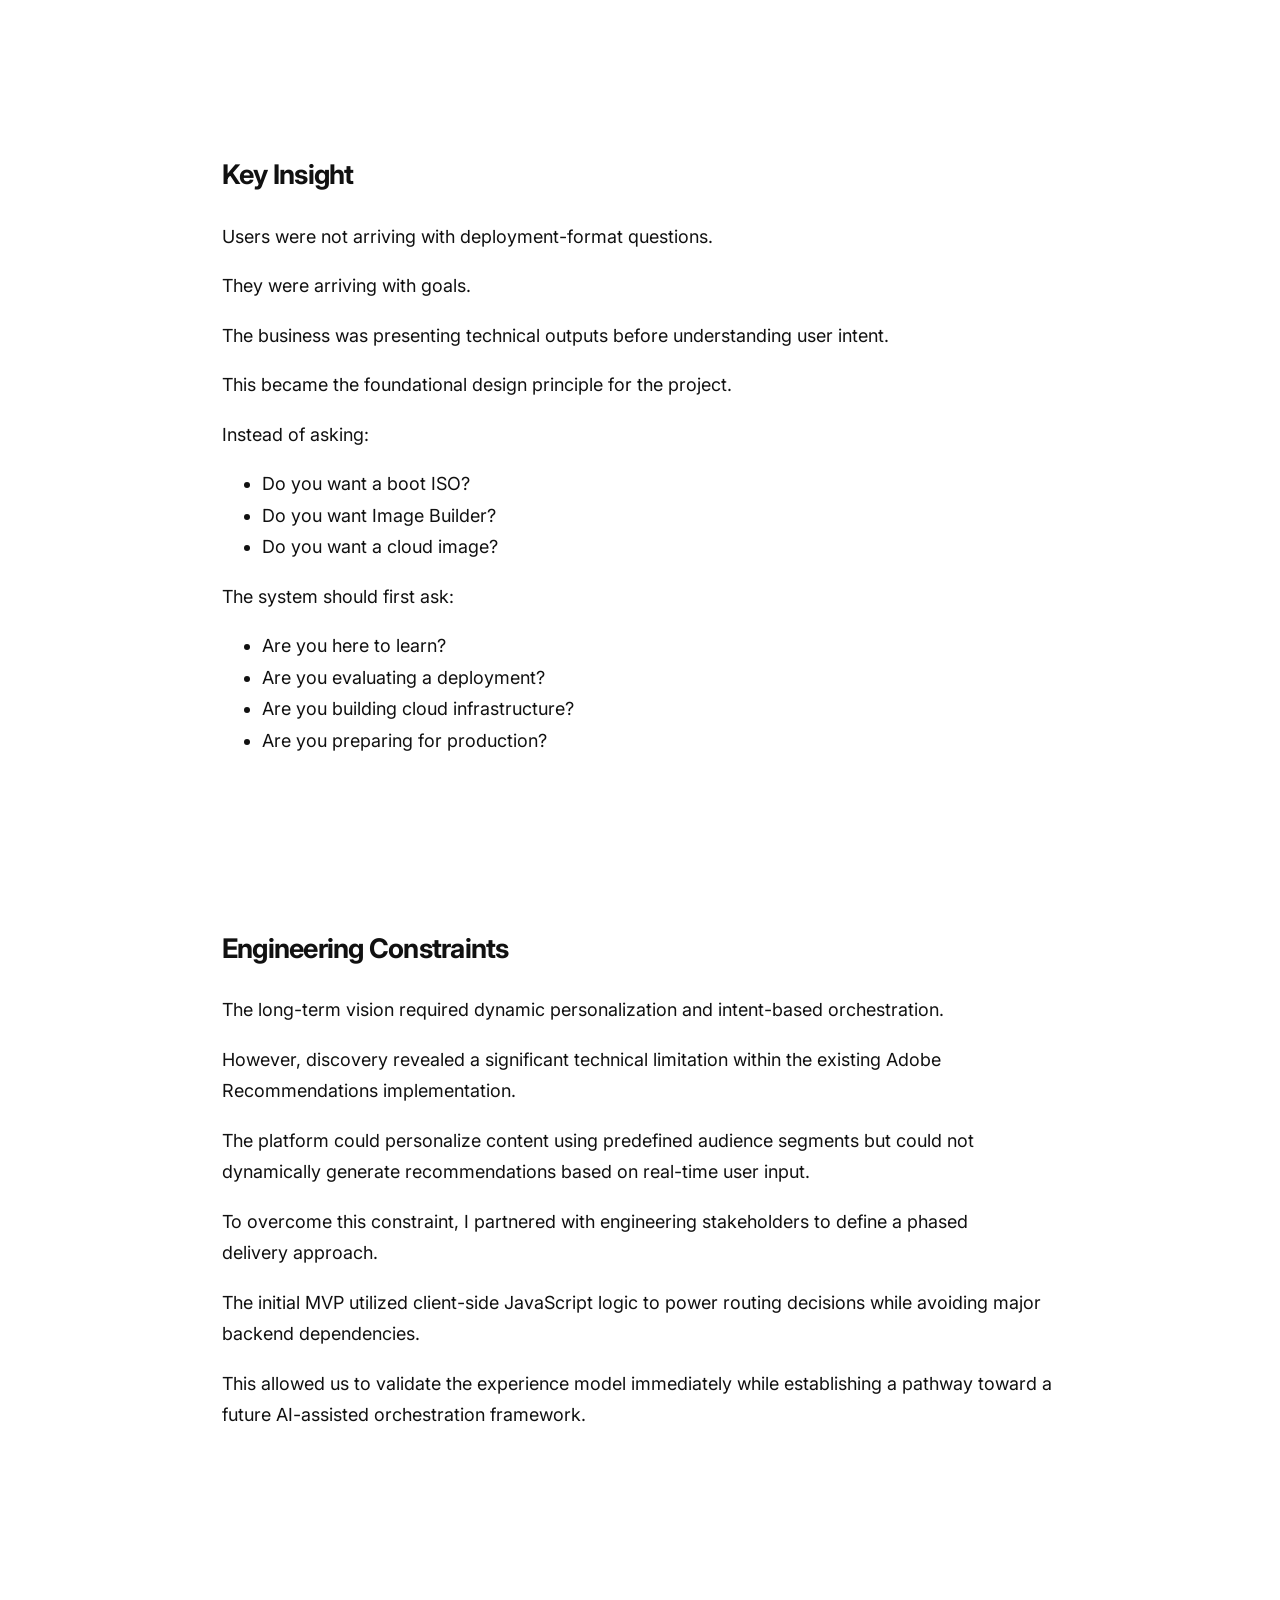
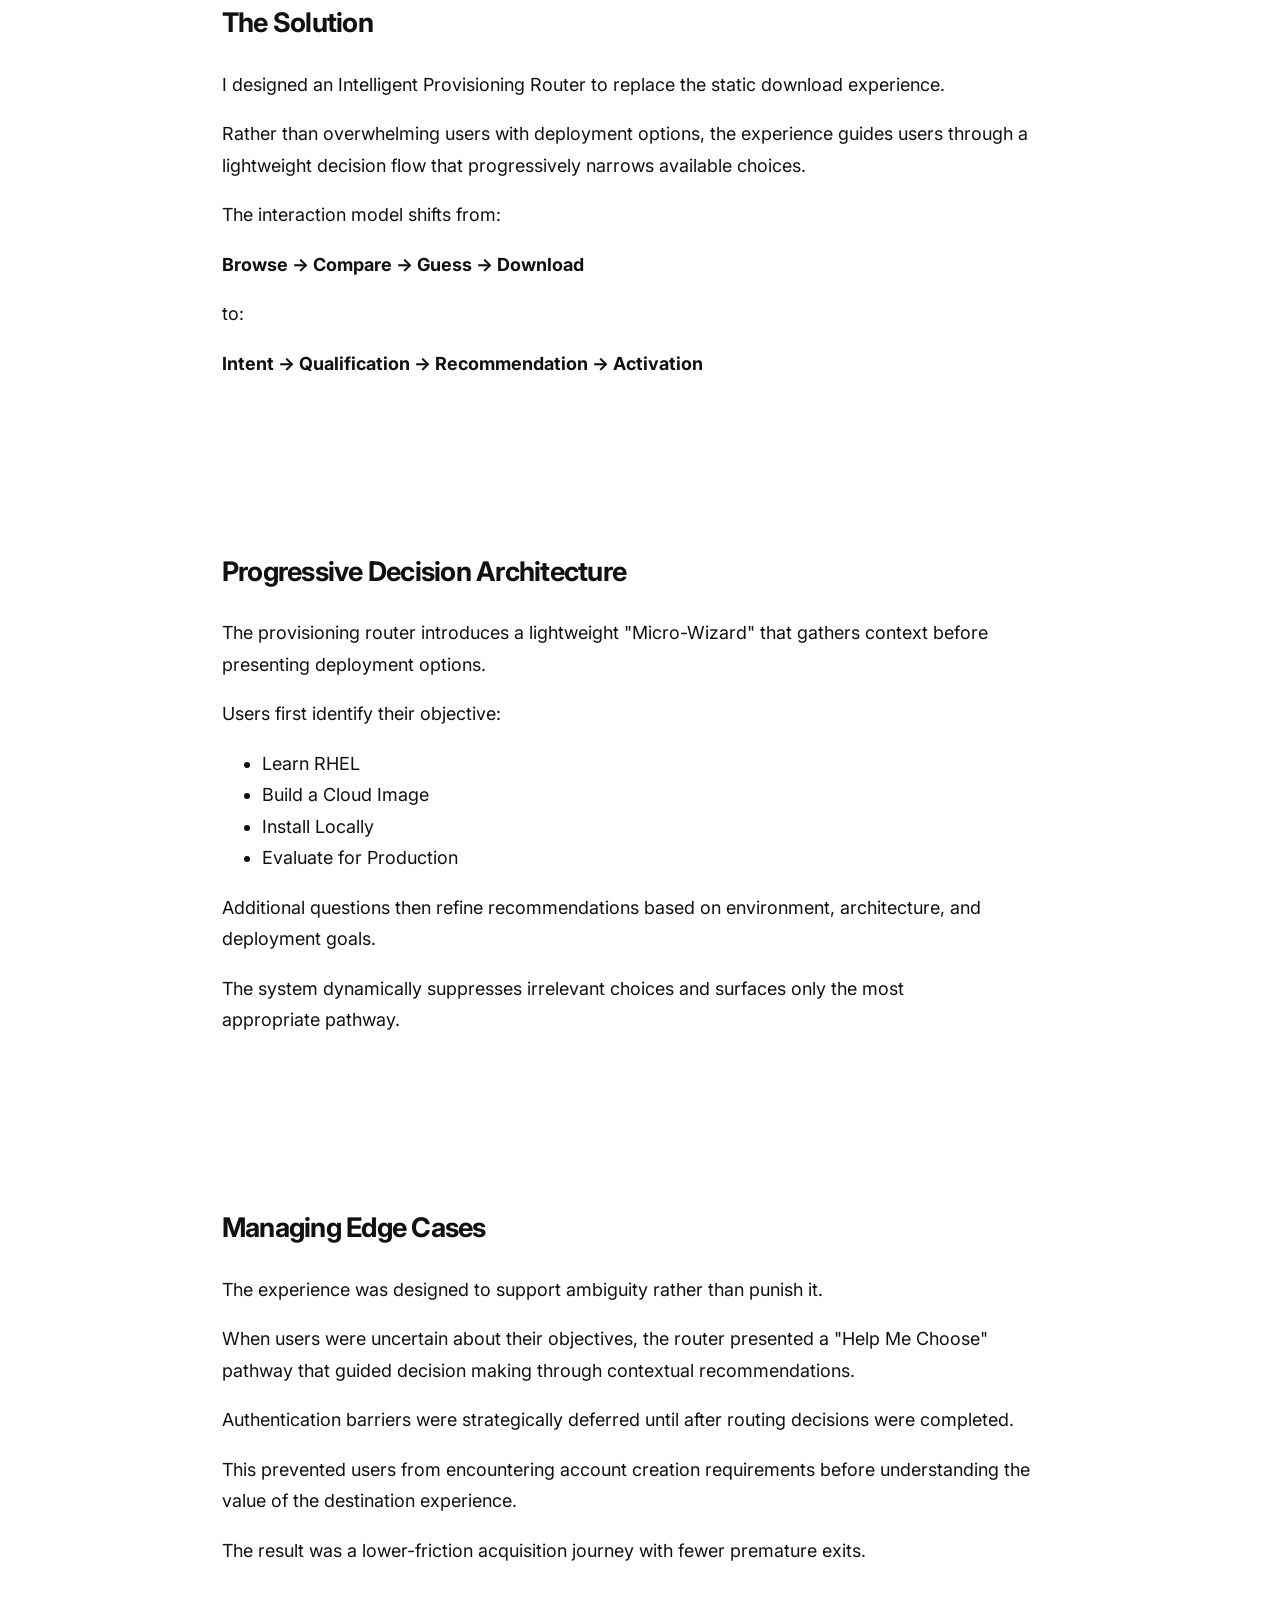
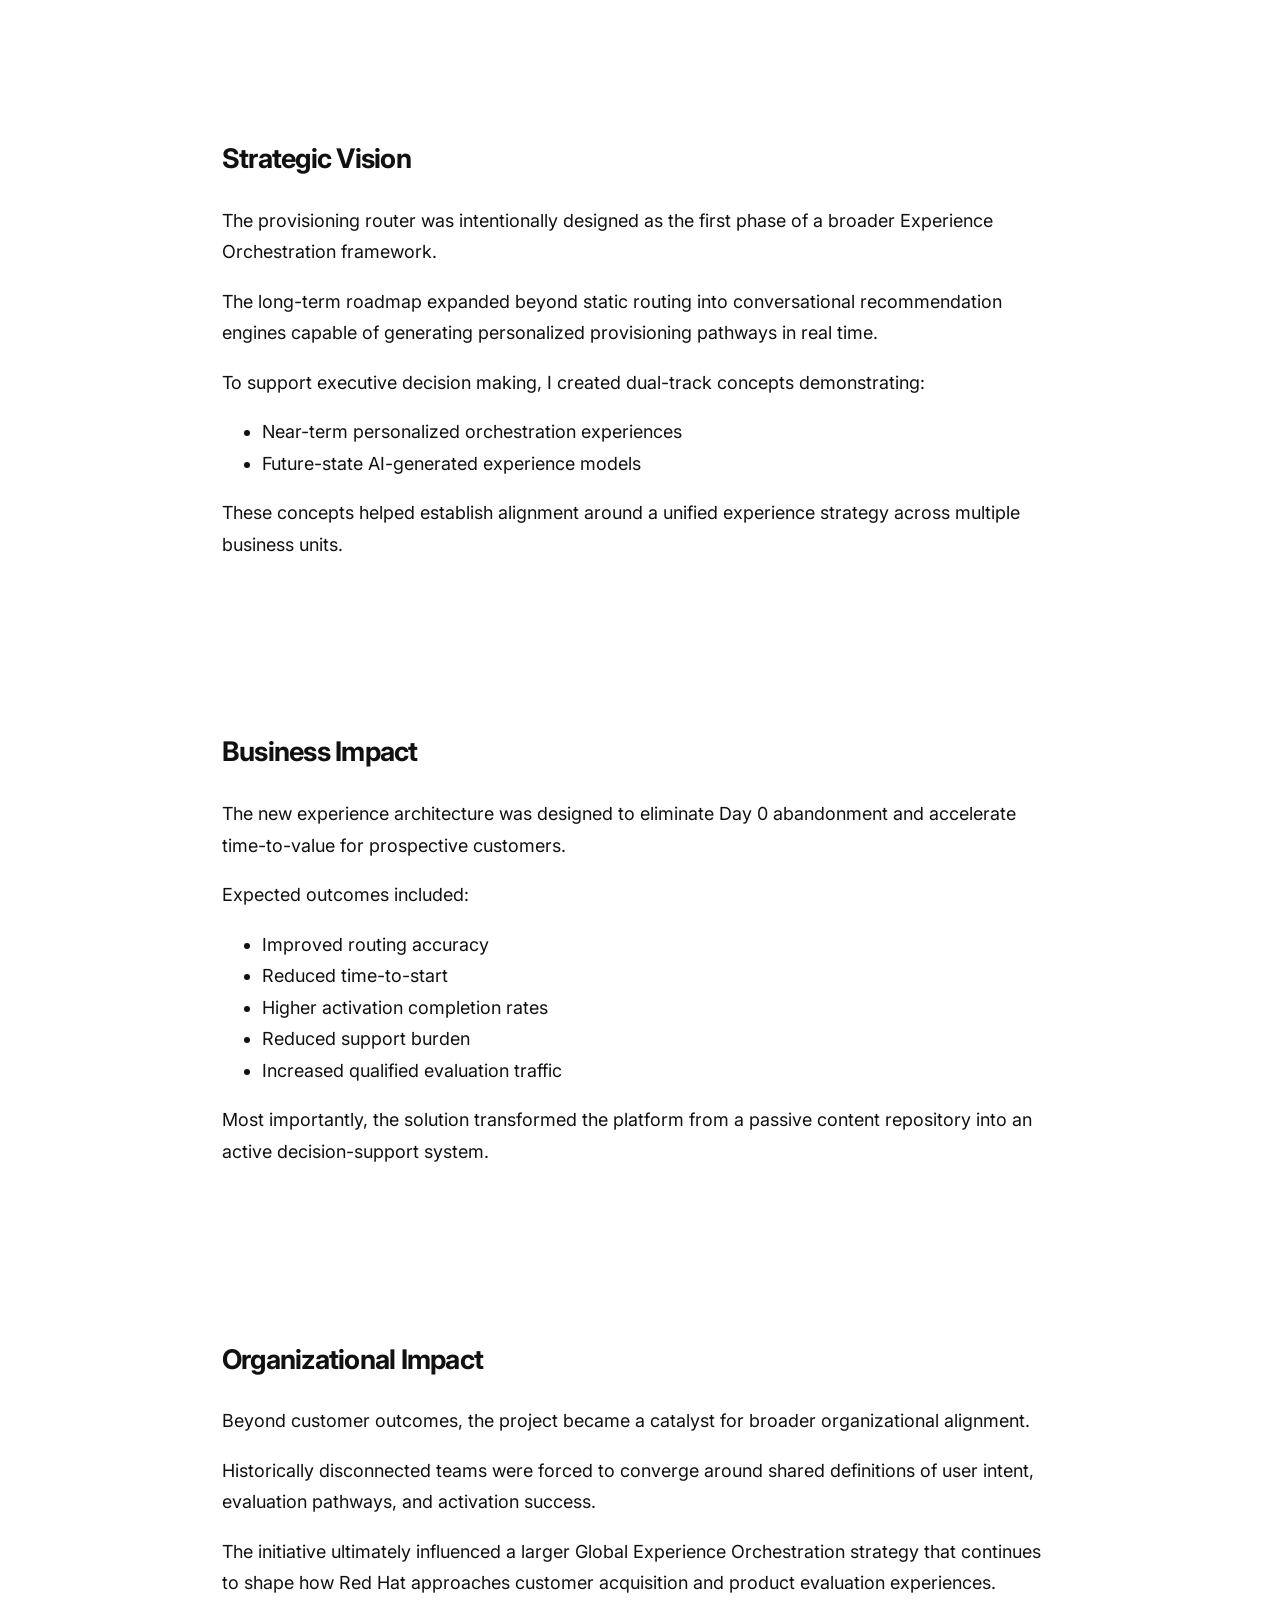
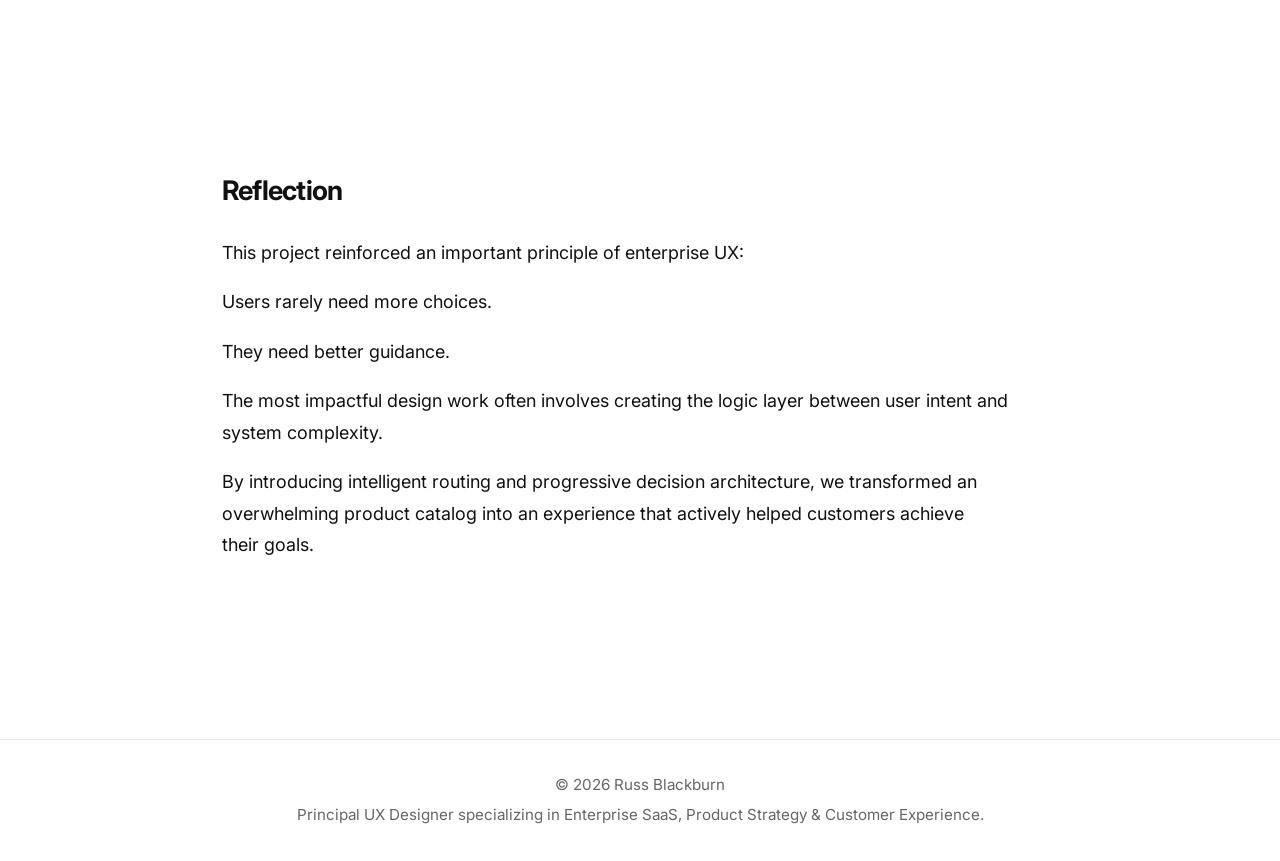
<file: work/rhel-provisioning-router/index.html>
<!DOCTYPE html>
<html lang="en">

<head>

<meta charset="utf-8">
<meta name="viewport" content="width=device-width, initial-scale=1">
<link rel="icon" type="image/x-icon" href="favicon.ico">
<link rel="shortcut icon" type="image/x-icon" href="favicon.ico">
<link rel="apple-touch-icon" href="favicon-180.png">
<title>Designing an Intelligent Provisioning Router for Red Hat Enterprise Linux | Russ Blackburn</title>

<meta
name="description"
content="Case study detailing the redesign of the Red Hat Enterprise Linux evaluation experience through intelligent routing, personalization, and experience orchestration.">

<link rel="stylesheet" href="../../assets/css/style.css">

</head>

<body>

<header>

<div class="navbar">

<a href="../../index.html">
<img
class="logo"
src="../../assets/images/logo.png"
alt="Russ Blackburn Logo">
</a>

<nav>

  <a href="/#case-studies">Work</a>
  <a href="/about.html">About</a>
  <a href="/contact.html">Contact</a>

  <button
    class="theme-toggle"
    aria-label="Toggle dark mode">
    🌙
  </button>

</nav>
</div>

</header>

<main>

<section class="hero container">

<p style="color:var(--accent);font-weight:600;">
CASE STUDY
</p>

<h1>
Designing an Intelligent Provisioning Router for Red Hat Enterprise Linux
</h1>

<p>
Replacing a static product download experience with a personalized decision engine that guides enterprise architects, developers, and system administrators to the right Red Hat Enterprise Linux deployment path.
</p>

</section>

<section class="content-page">

<h2>Executive Overview</h2>

<p>
Red Hat's digital ecosystem serves millions of enterprise technology professionals evaluating hybrid cloud infrastructure, operating systems, containers, and cloud-native platforms.
</p>

<p>
One of the most critical entry points into that ecosystem is Red Hat Enterprise Linux (RHEL), where prospective customers must determine how to evaluate, install, or deploy the platform.
</p>

<p>
The existing experience relied on a static repository of deployment options internally referred to as the "Table of Doom" — a dense collection of downloads, installation methods, architectures, and provisioning pathways that forced users to decipher complex technical decisions without guidance.
</p>

<p>
The result was decision paralysis, abandoned evaluation journeys, and significant leakage throughout the acquisition funnel.
</p>

</section>

<section class="content-page">

<h2>Role & Team</h2>

<p>

<strong>Role:</strong>
Principal UX Product Designer

</p>

<p>

<strong>Cross-Functional Partners:</strong>

Amanda Berneburg, Jess Sturgis, Dan Caryll, Liz Wood, Hadley Million, Digital Experience teams, Engineering stakeholders, and Product Leadership.

</p>

<p>

<strong>Platforms:</strong>

RedHat.com, Developer Portal, Customer Portal, Product Trial Experiences, and Enterprise SaaS Ecosystems.

</p>

</section>

<section class="content-page">

<h2>The Problem</h2>

<p>
During discovery, it became clear that the challenge extended beyond content organization.
</p>

<p>
The platform lacked an intelligence layer capable of translating user intent into meaningful outcomes.
</p>

<p>
The experience functioned as a digital brochure rather than an interactive decision-support system.
</p>

<p>
Users were expected to independently determine:
</p>

<ul>

<li>Which deployment method they needed</li>
<li>Which architecture they should select</li>
<li>Whether to use cloud images, ISOs, or containerized environments</li>
<li>Whether they should begin with an interactive learning experience instead</li>

</ul>

<p>
Every decision increased cognitive load and reduced the likelihood of successful activation.
</p>

</section>

<section class="content-page">

<h2>Discovery & Systems Mapping</h2>

<p>
I mapped the complete evaluation ecosystem and uncovered substantial fragmentation across multiple product experiences.
</p>

<p>
What initially appeared to be a single download experience was actually composed of numerous disconnected pathways serving different audiences.
</p>

<p>
The ecosystem contained:
</p>

<ul>

<li>Developer program download flows</li>
<li>Enterprise customer portal download flows</li>
<li>Interactive learning environments</li>
<li>Cloud marketplace provisioning experiences</li>
<li>Image Builder workflows</li>
<li>Traditional ISO installation pathways</li>
<li>Trial environments</li>
<li>Sales-assisted evaluation channels</li>

</ul>

<p>
Each operated independently with limited orchestration between systems.
</p>

</section>

<section class="content-page">

<h2>Key Insight</h2>

<p>
Users were not arriving with deployment-format questions.
</p>

<p>
They were arriving with goals.
</p>

<p>
The business was presenting technical outputs before understanding user intent.
</p>

<p>
This became the foundational design principle for the project.
</p>

<p>
Instead of asking:
</p>

<ul>

<li>Do you want a boot ISO?</li>
<li>Do you want Image Builder?</li>
<li>Do you want a cloud image?</li>

</ul>

<p>
The system should first ask:
</p>

<ul>

<li>Are you here to learn?</li>
<li>Are you evaluating a deployment?</li>
<li>Are you building cloud infrastructure?</li>
<li>Are you preparing for production?</li>

</ul>

</section>

<section class="content-page">

<h2>Engineering Constraints</h2>

<p>
The long-term vision required dynamic personalization and intent-based orchestration.
</p>

<p>
However, discovery revealed a significant technical limitation within the existing Adobe Recommendations implementation.
</p>

<p>
The platform could personalize content using predefined audience segments but could not dynamically generate recommendations based on real-time user input.
</p>

<p>
To overcome this constraint, I partnered with engineering stakeholders to define a phased delivery approach.
</p>

<p>
The initial MVP utilized client-side JavaScript logic to power routing decisions while avoiding major backend dependencies.
</p>

<p>
This allowed us to validate the experience model immediately while establishing a pathway toward a future AI-assisted orchestration framework.
</p>

</section>

<section class="content-page">

<h2>The Solution</h2>

<p>
I designed an Intelligent Provisioning Router to replace the static download experience.
</p>

<p>
Rather than overwhelming users with deployment options, the experience guides users through a lightweight decision flow that progressively narrows available choices.
</p>

<p>
The interaction model shifts from:
</p>

<p>
<strong>Browse → Compare → Guess → Download</strong>
</p>

<p>
to:
</p>

<p>
<strong>Intent → Qualification → Recommendation → Activation</strong>
</p>

</section>

<section class="content-page">

<h2>Progressive Decision Architecture</h2>

<p>
The provisioning router introduces a lightweight "Micro-Wizard" that gathers context before presenting deployment options.
</p>

<p>
Users first identify their objective:
</p>

<ul>

<li>Learn RHEL</li>
<li>Build a Cloud Image</li>
<li>Install Locally</li>
<li>Evaluate for Production</li>

</ul>

<p>
Additional questions then refine recommendations based on environment, architecture, and deployment goals.
</p>

<p>
The system dynamically suppresses irrelevant choices and surfaces only the most appropriate pathway.
</p>

</section>

<section class="content-page">

<h2>Managing Edge Cases</h2>

<p>
The experience was designed to support ambiguity rather than punish it.
</p>

<p>
When users were uncertain about their objectives, the router presented a "Help Me Choose" pathway that guided decision making through contextual recommendations.
</p>

<p>
Authentication barriers were strategically deferred until after routing decisions were completed.
</p>

<p>
This prevented users from encountering account creation requirements before understanding the value of the destination experience.
</p>

<p>
The result was a lower-friction acquisition journey with fewer premature exits.
</p>

</section>

<section class="content-page">

<h2>Strategic Vision</h2>

<p>
The provisioning router was intentionally designed as the first phase of a broader Experience Orchestration framework.
</p>

<p>
The long-term roadmap expanded beyond static routing into conversational recommendation engines capable of generating personalized provisioning pathways in real time.
</p>

<p>
To support executive decision making, I created dual-track concepts demonstrating:
</p>

<ul>

<li>Near-term personalized orchestration experiences</li>
<li>Future-state AI-generated experience models</li>

</ul>

<p>
These concepts helped establish alignment around a unified experience strategy across multiple business units.
</p>

</section>

<section class="content-page">

<h2>Business Impact</h2>

<p>
The new experience architecture was designed to eliminate Day 0 abandonment and accelerate time-to-value for prospective customers.
</p>

<p>
Expected outcomes included:
</p>

<ul>

<li>Improved routing accuracy</li>
<li>Reduced time-to-start</li>
<li>Higher activation completion rates</li>
<li>Reduced support burden</li>
<li>Increased qualified evaluation traffic</li>

</ul>

<p>
Most importantly, the solution transformed the platform from a passive content repository into an active decision-support system.
</p>

</section>

<section class="content-page">

<h2>Organizational Impact</h2>

<p>
Beyond customer outcomes, the project became a catalyst for broader organizational alignment.
</p>

<p>
Historically disconnected teams were forced to converge around shared definitions of user intent, evaluation pathways, and activation success.
</p>

<p>
The initiative ultimately influenced a larger Global Experience Orchestration strategy that continues to shape how Red Hat approaches customer acquisition and product evaluation experiences.
</p>

</section>

<section class="content-page">

<h2>Reflection</h2>

<p>
This project reinforced an important principle of enterprise UX:
</p>

<p>
Users rarely need more choices.
</p>

<p>
They need better guidance.
</p>

<p>
The most impactful design work often involves creating the logic layer between user intent and system complexity.
</p>

<p>
By introducing intelligent routing and progressive decision architecture, we transformed an overwhelming product catalog into an experience that actively helped customers achieve their goals.
</p>

</section>

</main>

<footer>

  <div class="footer-content">


<p>
  © 2026 Russ Blackburn
</p>

<p>
  Principal UX Designer specializing in Enterprise SaaS, Product Strategy & Customer Experience.
</p>


  </div>

</footer>

<script src="../../assets/js/theme.js"></script>

</body>
</html>
</file>
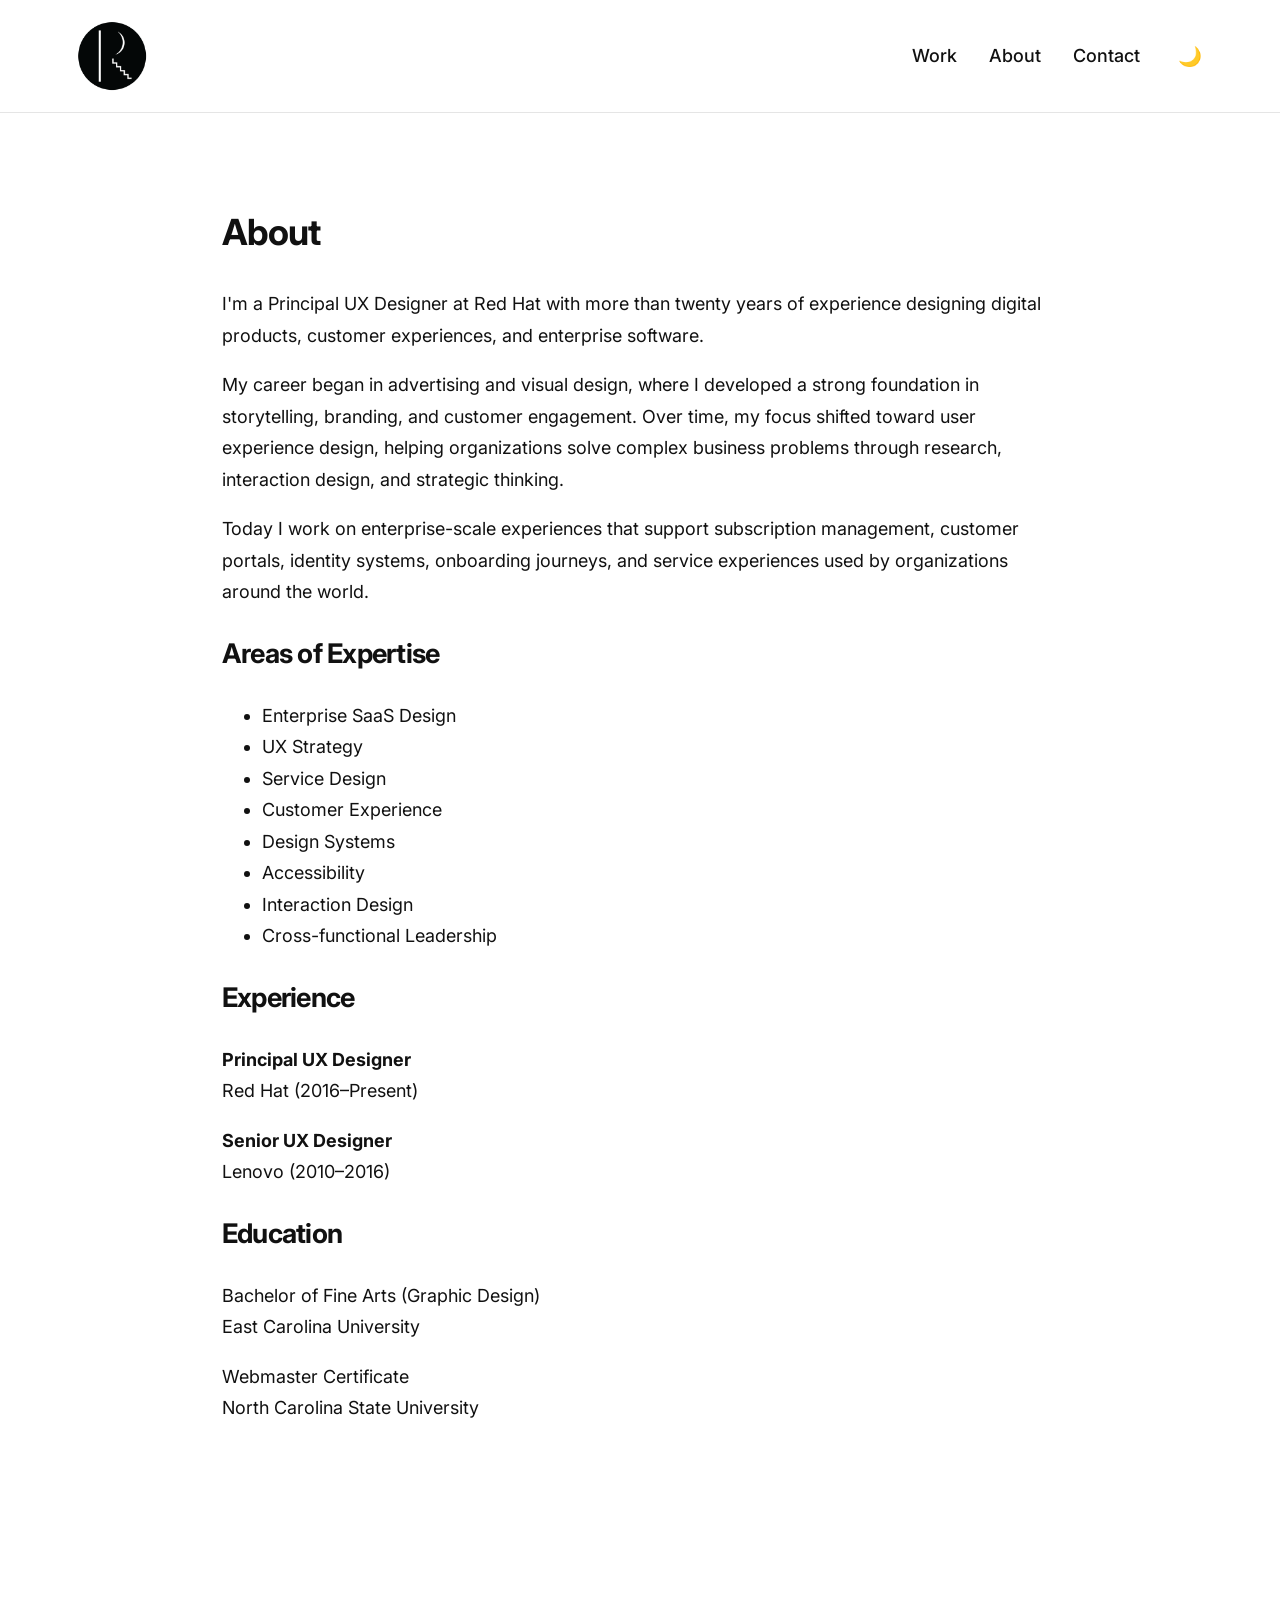
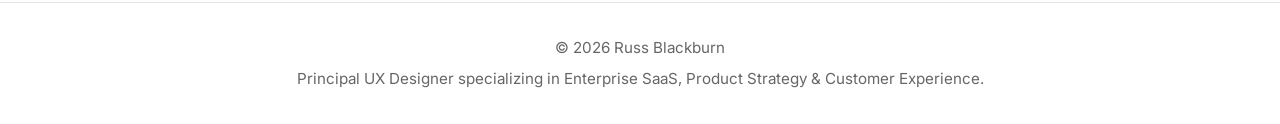
<file: about.html>
<!DOCTYPE html>

<html lang="en">

<head>
  <meta charset="utf-8">
  <meta name="viewport" content="width=device-width, initial-scale=1">
<link rel="icon" type="image/x-icon" href="favicon.ico">
<link rel="shortcut icon" type="image/x-icon" href="favicon.ico">
<link rel="apple-touch-icon" href="favicon-180.png">
  <title>About | Russ Blackburn</title>

  <link rel="stylesheet" href="assets/css/style.css">
</head>

<body>

<header>

  <div class="navbar">


<a href="index.html">
  <img
    class="logo"
    src="assets/images/logo.png"
    alt="Russ Blackburn Logo">
</a>

<nav>

  <a href="/#case-studies">Work</a>
  <a href="/about.html">About</a>
  <a href="/contact.html">Contact</a>

  <button
    class="theme-toggle"
    aria-label="Toggle dark mode">
    🌙
  </button>

</nav>


  </div>

</header>

<main class="content-page">

  <h1>About</h1>

  <p>
    I'm a Principal UX Designer at Red Hat with more than
    twenty years of experience designing digital products,
    customer experiences, and enterprise software.
  </p>

  <p>
    My career began in advertising and visual design,
    where I developed a strong foundation in storytelling,
    branding, and customer engagement. Over time, my focus
    shifted toward user experience design, helping
    organizations solve complex business problems through
    research, interaction design, and strategic thinking.
  </p>

  <p>
    Today I work on enterprise-scale experiences that
    support subscription management, customer portals,
    identity systems, onboarding journeys, and service
    experiences used by organizations around the world.
  </p>

  <h2>Areas of Expertise</h2>

  <ul>
    <li>Enterprise SaaS Design</li>
    <li>UX Strategy</li>
    <li>Service Design</li>
    <li>Customer Experience</li>
    <li>Design Systems</li>
    <li>Accessibility</li>
    <li>Interaction Design</li>
    <li>Cross-functional Leadership</li>
  </ul>

  <h2>Experience</h2>

  <p>
    <strong>Principal UX Designer</strong><br>
    Red Hat (2016–Present)
  </p>

  <p>
    <strong>Senior UX Designer</strong><br>
    Lenovo (2010–2016)
  </p>

  <h2>Education</h2>

  <p>
    Bachelor of Fine Arts (Graphic Design)<br>
    East Carolina University
  </p>

  <p>
    Webmaster Certificate<br>
    North Carolina State University
  </p>

</main>

<footer>

  <div class="footer-content">


<p>
  © 2026 Russ Blackburn
</p>

<p>
  Principal UX Designer specializing in Enterprise SaaS, Product Strategy & Customer Experience.
</p>


  </div>

</footer>

<script src="assets/js/theme.js"></script>

</body>
</html>
</file>
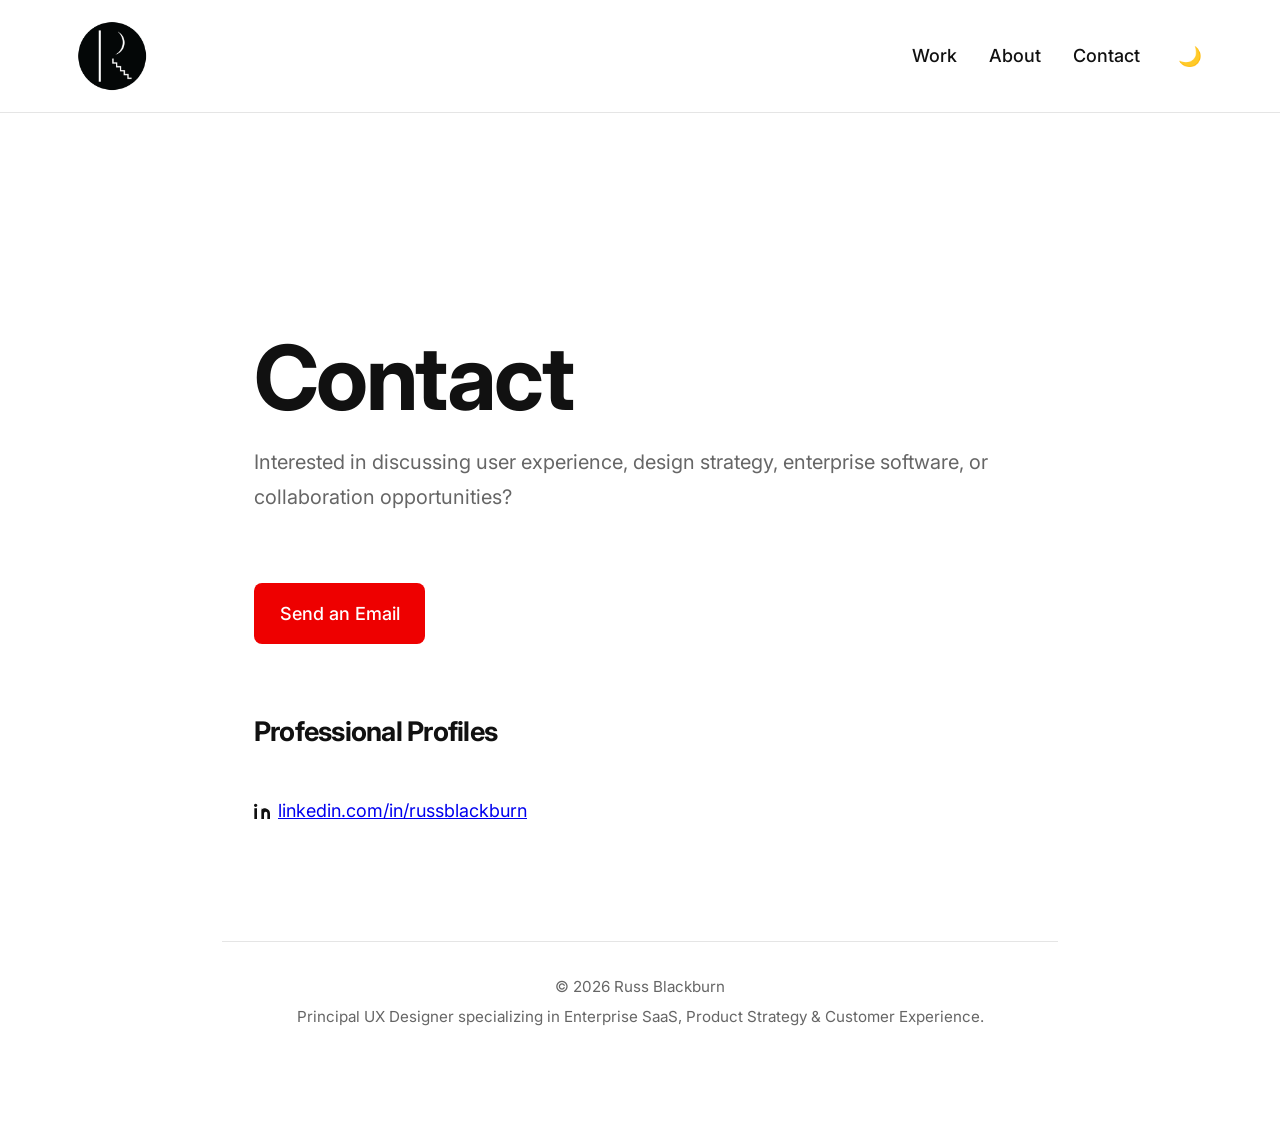
<file: contact.html>
<!DOCTYPE html>

<html lang="en">

<head>
  <meta charset="utf-8">
  <meta name="viewport" content="width=device-width, initial-scale=1">
<link rel="icon" type="image/x-icon" href="favicon.ico">
<link rel="shortcut icon" type="image/x-icon" href="favicon.ico">
<link rel="apple-touch-icon" href="favicon-180.png">
  <title>Contact | Russ Blackburn</title>

  <link rel="stylesheet" href="assets/css/style.css">
</head>

<body>

<header>

  <div class="navbar">


<a href="index.html">
  <img
    class="logo"
    src="assets/images/logo.png"
    alt="Russ Blackburn Logo">
</a>

<nav>

  <a href="/#case-studies">Work</a>
  <a href="/about.html">About</a>
  <a href="/contact.html">Contact</a>

  <button
    class="theme-toggle"
    aria-label="Toggle dark mode">
    🌙
  </button>

</nav>

  </div>

</header>

<main class="content-page">
<main>

<section class="page-header container">

  <h1>Contact</h1>

  <p>
    Interested in discussing user experience,
    design strategy, enterprise software,
    or collaboration opportunities?
  </p>

</section>

<section class="page-content container">

  <a
    class="button"
    href="mailto:YOUR_EMAIL@EMAIL.COM">
    Send an Email
  </a>

  <h2 style="margin-top:4rem;">
    Professional Profiles
  </h2>

  <p class="social-link">

  <svg
    class="linkedin-icon"
    xmlns="http://www.w3.org/2000/svg"
    viewBox="0 0 24 24"
    aria-hidden="true">

    <path fill="currentColor"
      d="M4.98 3.5C4.98 4.88 3.86 6 2.49 6S0 4.88 0 3.5 1.12 1 2.49 1s2.49 1.12 2.49 2.5zM.5 8h4V24h-4V8zm7 0h3.83v2.18h.05c.53-1.01 1.83-2.18 3.77-2.18C19.18 8 24 10.1 24 16.05V24h-4v-6.95c0-1.66-.03-3.79-2.31-3.79-2.31 0-2.66 1.8-2.66 3.67V24h-4V8z"/>
  </svg>

  <a
    href="https://linkedin.com/in/russblackburn"
    target="_blank"
    rel="noopener noreferrer">
    linkedin.com/in/russblackburn
  </a>

</p>

</section>

</main>

<footer>

  <div class="footer-content">


<p>
  © 2026 Russ Blackburn
</p>

<p>
  Principal UX Designer specializing in Enterprise SaaS, Product Strategy & Customer Experience.
</p>


  </div>

</footer>


<script src="assets/js/theme.js"></script>

</body>
</html>
</file>
<file: assets/css/style.css>
/* ==========================================
   Russ Blackburn Portfolio
========================================== */

@import url("https://fonts.googleapis.com/css2?family=Inter:wght@400;500;600;700;800;900&display=swap");

:root {
  --font-sans: "Inter", system-ui, -apple-system, BlinkMacSystemFont, "Segoe UI", sans-serif;
  --font-mono: "SFMono-Regular", "SF Mono", Consolas, "Liberation Mono", Menlo, monospace;

  --bg: #ffffff;
  --surface: #f8f8f8;
  --text: #111111;
  --muted: #666666;
  --accent: #ee0000;
  --border: #e5e5e5;

  --max-width: 1200px;
  --radius: 12px;
  --transition: 0.25s ease;
}

[data-theme="dark"] {
  --bg: #0f1115;
  --surface: #171b22;
  --text: #f5f5f5;
  --muted: #a0a0a0;
  --accent: #ff4d4d;
  --border: #2d333b;
}

/* ==========================================
   Base
========================================== */

* {
  box-sizing: border-box;
}

html {
  scroll-behavior: smooth;
}

body {
  margin: 0;
  padding: 0;

  background: var(--bg);
  color: var(--text);

  font-family: var(--font-sans);
  font-size: 18px;
  line-height: 1.75;
  text-rendering: optimizeLegibility;
  -webkit-font-smoothing: antialiased;

  transition:
    background var(--transition),
    color var(--transition);
}

h1,
h2,
h3,
h4 {
  text-wrap: balance;
  letter-spacing: -0.028em;
}

p,
li {
  text-wrap: pretty;
}

strong,
b {
  font-weight: 700;
}

h1,
h2,
h3,
.logo,
.case-metrics span,
.case-hero__metrics span {
  font-family: var(--font-sans);
}

img {
  max-width: 100%;
  display: block;
}

a:focus-visible,
button:focus-visible {
  outline: 3px solid var(--accent);
  outline-offset: 4px;
}

.skip-link {
  position: absolute;
  left: 1rem;
  top: 1rem;
  z-index: 2000;
  transform: translateY(-150%);
  background: var(--text);
  color: var(--bg);
  padding: .75rem 1rem;
  border-radius: 8px;
  font-weight: 700;
  text-decoration: none;
  transition: transform .2s ease;
}

.skip-link:focus {
  transform: translateY(0);
}

/* ==========================================
   Layout
========================================== */

.container {
  width: 100%;
  max-width: var(--max-width);
  margin: 0 auto;
  padding: 0 2rem;
}

/* ==========================================
   Header
========================================== */

header {
  position: sticky;
  top: 0;

  background: rgba(255,255,255,.92);
  backdrop-filter: blur(12px);

  border-bottom: 1px solid var(--border);

  z-index: 1000;
}

[data-theme="dark"] header {
  background: rgba(15,17,21,.92);
}

.navbar {
  max-width: var(--max-width);

  margin: 0 auto;
  padding: 1rem 2rem;

  display: flex;
  justify-content: space-between;
  align-items: center;
}

.logo {
  width: 80px;
  height: auto;
  transition: opacity .3s ease;
}

[data-theme="dark"] .logo {
  opacity: 1;
}

nav {
  display: flex;
  align-items: center;
  gap: 2rem;
}

nav a {
  text-decoration: none;
  color: var(--text);
  font-weight: 500;

  transition: color .25s ease;
}

nav a:hover {
  color: var(--accent);
}

.theme-toggle {
  background: none;
  border: none;

  color: var(--text);

  font-size: 1.2rem;
  cursor: pointer;
}

/* ==========================================
   Hero
========================================== */

.hero {
  padding: 7rem 0 5rem;
}

.hero h1 {
  font-family: var(--font-sans);
  font-weight: 800;

  font-size: clamp(3.5rem, 7vw, 6rem);

  line-height: .95;

  max-width: 1100px;

  margin-bottom: 2rem;
}

.hero p {
  max-width: 850px;

  font-size: 1.35rem;
  color: var(--muted);

  margin-bottom: 1.5rem;
}

.hero .button {
  margin-top: 1rem;
}

/* ==========================================
   Impact Snapshot
========================================== */

.impact-section {
  padding: 2rem 0 5rem;
}

.impact-grid {
  display: grid;
  grid-template-columns: repeat(4,1fr);
  gap: 1.5rem;
}

.impact-card {
  padding: 2rem;

  border: 1px solid var(--border);
  border-radius: 14px;

  background: var(--surface);
}

.impact-number {
  display: block;

  font-family: var(--font-sans);
  font-weight: 800;

  font-size: 3rem;
  line-height: 1;

  color: var(--accent);

  margin-bottom: .75rem;
}

.impact-label {
  font-size: .95rem;
  font-weight: 600;
}

/* ==========================================
   Specializations
========================================== */

.specializations {
  padding: 5rem 0;
}

.specialization-grid {
  display: grid;
  grid-template-columns: repeat(3,1fr);
  gap: 2rem;
}

.specialization-card {
  border-top: 4px solid var(--accent);
  padding-top: 1rem;
}

.specialization-card h3 {
  font-family: var(--font-sans);
  margin-bottom: .75rem;
}

.specialization-card p {
  color: var(--muted);
}

/* ==========================================
   Interior Pages
========================================== */

.page-header {
  width: 100%;
  max-width: 1200px;

  margin: 0 auto;
  padding: 5rem 2rem 3rem;
}

.page-header h1 {
  font-family: var(--font-sans);

  font-size: clamp(4rem, 7vw, 6rem);
  line-height: 1.05;

  margin-bottom: 1rem;
}

.page-header p {
  max-width: 750px;

  font-size: 1.25rem;
  color: var(--muted);
}

.content-page {
  max-width: 900px;

  margin: 0 auto;
  padding: 4rem 2rem;
}

.content-page h1,
.content-page h2 {
  font-family: var(--font-sans);
}

/* ==========================================
   Flagship Case Study
========================================== */

.case-study {
  --case-bg: #fbfaf7;
  --case-ink: #151313;
  --case-soft: #f1ebe3;
  --case-card: #ffffff;
  --case-muted: #655f57;
  --case-rule: #ddd4c8;
  --case-rule-soft: #ebe4da;
  --case-green: #2e9d78;
  --case-gold: #d69a18;
  --case-cyan: #167a91;
  --case-illustration-bg: var(--case-bg);
  --case-illustration-surface: var(--case-card);
  --case-illustration-soft: var(--case-soft);
  --case-illustration-ink: var(--case-ink);
  --case-illustration-muted: var(--case-muted);
  --case-illustration-rule: var(--case-rule);
  --case-illustration-accent: var(--accent);
  --case-illustration-success: var(--case-green);
  --case-illustration-warning: var(--case-gold);
  --case-illustration-radius: 8px;
  --case-illustration-stroke: 2px;
  --case-illustration-shadow: 0 24px 70px rgba(44, 33, 20, .1);

  background:
    linear-gradient(180deg, var(--case-bg) 0%, var(--bg) 48%);
  color: var(--case-ink);
}

[data-theme="dark"] .case-study {
  --case-bg: #121110;
  --case-ink: #f7f2ec;
  --case-soft: #1d1a17;
  --case-card: #171513;
  --case-muted: #c6bdb3;
  --case-rule: #3a332d;
  --case-rule-soft: #28231f;
  --case-green: #69c9a4;
  --case-gold: #f1c457;
  --case-cyan: #65bfd1;
  --case-illustration-shadow: 0 24px 70px rgba(0, 0, 0, .34);
}

.case-shell {
  width: min(100% - 3rem, 1180px);
  margin: 0 auto;
}

.case-hero {
  width: min(100% - 3rem, 920px);
  min-height: auto;
  display: block;
  margin: 0 auto;
  padding: clamp(5.5rem, 9vw, 7rem) 0 clamp(4rem, 7vw, 5.5rem);
}

.case-hero--editorial {
  grid-template-columns: 1fr;
}

.case-eyebrow,
.case-kicker {
  margin: 0 0 1.5rem;
  color: var(--accent);
  font-size: .78rem;
  font-weight: 800;
  letter-spacing: .14em;
  text-transform: uppercase;
}

.case-hero h1,
.case-section h2,
.case-system-map h2,
.case-dashboard h2,
.case-reflection h2 {
  font-family: var(--font-sans);
  letter-spacing: 0;
}

.case-hero h1 {
  max-width: 900px;
  margin: 0 0 2rem;
  font-size: clamp(3rem, 5vw, 4.75rem);
  font-weight: 800;
  line-height: 1.02;
  letter-spacing: -0.035em;
  text-wrap: balance;
}

.case-dek {
  max-width: 680px;
  margin: 0;
  color: var(--case-muted);
  font-size: clamp(1.15rem, 1.7vw, 1.25rem);
  line-height: 1.7;
}

.case-hero__metrics {
  display: none;
}

.case-hero__metrics article {
  min-height: 150px;
  padding: clamp(1rem, 2vw, 1.45rem);
  border-top: 1px solid var(--case-rule);
}

.case-hero__metrics span {
  display: block;
  letter-spacing: -0.04em;
  margin-bottom: .7rem;
  color: var(--accent);
  font-family: var(--font-sans);
  font-size: clamp(2.25rem, 3.2vw, 3.1rem);
  font-weight: 800;
  font-variant-numeric: tabular-nums;
  line-height: 1;
  white-space: nowrap;
}

.case-hero__metrics p {
  margin: 0;
  color: var(--case-muted);
  font-size: .9rem;
  line-height: 1.35;
}

.case-hero__visual {
  display: none;
}

.case-hero__visual img,
.case-hero__visual svg,
.case-system-map svg {
  display: block;
  width: 100%;
  height: auto;
  filter: drop-shadow(0 28px 70px rgba(44, 33, 20, .16));
}

[data-theme="dark"] .case-hero__visual img,
[data-theme="dark"] .case-hero__visual svg,
[data-theme="dark"] .case-system-map svg {
  filter: drop-shadow(0 28px 70px rgba(0, 0, 0, .36));
}

.case-illustration-frame {
  border: 1px solid var(--case-rule);
  border-radius: var(--case-illustration-radius);
  background:
    radial-gradient(circle at 18% 18%, rgba(238, 0, 0, .16), transparent 30%),
    linear-gradient(145deg, var(--case-card), var(--case-soft));
  box-shadow: var(--case-illustration-shadow);
}

.case-illustration {
  display: block;
  width: 100%;
  height: auto;
  border: 1px solid var(--case-rule-soft);
  border-radius: var(--case-illustration-radius);
  background: var(--case-illustration-bg);
  box-shadow: var(--case-illustration-shadow);
}

.case-metrics {
  display: grid;
  grid-template-columns: repeat(auto-fit, minmax(220px, 1fr));
  border-top: 1px solid var(--case-rule-soft);
  border-bottom: 1px solid var(--case-rule-soft);
}

.case-metrics article {
  min-height: 190px;
  padding: clamp(1.5rem, 3vw, 2.4rem);
  border-right: 1px solid var(--case-rule-soft);
}

.case-metrics article:last-child {
  border-right: 0;
}

.case-metrics span {
  display: block;
  white-space: nowrap;
  letter-spacing: -0.04em;
  font-variant-numeric: tabular-nums;
  margin-bottom: 1rem;
  color: var(--accent);
  font-family: var(--font-sans);
  font-size: clamp(2.4rem, 5vw, 4.4rem);
  font-weight: 800;
  line-height: .9;
}

.case-metrics p {
  margin: 0;
  color: var(--case-muted);
  font-size: .98rem;
  line-height: 1.45;
}

.case-section,
.case-system-map,
.case-dashboard {
  padding: clamp(6rem, 11vw, 10rem) 0;
}

.case-two-column {
  display: grid;
  grid-template-columns: minmax(280px, .78fr) minmax(0, 1.22fr);
  gap: clamp(2.5rem, 7vw, 7rem);
}

.case-section h2,
.case-system-map h2,
.case-dashboard h2,
.case-reflection h2 {
  margin: 0;
  max-width: 900px;
  font-size: clamp(2.35rem, 4.7vw, 4.55rem);
  line-height: 1.02;
}

.case-section__intro {
  max-width: 920px;
  margin-bottom: clamp(2.5rem, 5vw, 4.25rem);
}

.case-section__intro p:not(.case-kicker),
.case-prose p,
.case-prose li,
.case-reflection p {
  color: var(--case-muted);
  font-size: 1.08rem;
  line-height: 1.82;
}

.case-prose p:first-child {
  margin-top: 0;
}

.case-prose ul,
.case-prose ol {
  padding-left: 1.2rem;
}

.case-chip-grid {
  display: grid;
  grid-template-columns: repeat(3, 1fr);
  gap: 1rem;
}

.case-chip-grid span,
.case-status {
  display: inline-flex;
  align-items: center;
  min-height: 44px;
  padding: .85rem 1rem;
  border: 1px solid var(--case-rule-soft);
  border-radius: 8px;
  background: transparent;
  color: var(--case-ink);
  font-weight: 700;
  line-height: 1.25;
}

.case-callout,
.case-quote {
  margin: clamp(2.5rem, 5vw, 4rem) 0 0;
  padding: clamp(1.75rem, 4vw, 3rem);
  border-left: 3px solid var(--accent);
  background: var(--case-soft);
}

.case-callout {
  color: var(--case-muted);
  font-size: 1.08rem;
}

.case-split-list,
.case-feature-grid,
.case-evidence-grid,
.case-outcomes {
  display: grid;
  grid-template-columns: repeat(2, minmax(0, 1fr));
  gap: clamp(1rem, 2vw, 1.4rem);
}

.case-split-list article,
.case-feature-grid article,
.case-evidence-grid article,
.case-outcomes article {
  padding: clamp(1.65rem, 3.2vw, 2.35rem);
  border: 1px solid var(--case-rule-soft);
  border-radius: 8px;
  background: var(--case-card);
}

.case-evidence-grid {
  grid-template-columns: repeat(3, minmax(0, 1fr));
}

.case-evidence-grid span {
  display: block;
  letter-spacing: -0.035em;
  font-variant-numeric: tabular-nums;
  margin-bottom: 1rem;
  color: var(--accent);
  font-family: var(--font-sans);
  font-size: clamp(2.3rem, 4vw, 3.8rem);
  font-weight: 800;
  line-height: .9;
}

.case-evidence-grid h3 {
  margin: 0 0 .75rem;
  font-family: var(--font-sans);
  font-size: 1.35rem;
  line-height: 1.1;
}

.case-evidence-grid p {
  margin-bottom: 0;
  color: var(--case-muted);
}

.case-feature-grid--three {
  grid-template-columns: repeat(3, minmax(0, 1fr));
}

.case-split-list h3,
.case-feature-grid h3,
.case-outcomes h3,
.case-dashboard__grid h3 {
  margin-top: 0;
  font-family: var(--font-sans);
  font-size: 1.45rem;
  line-height: 1.1;
}

.case-split-list ul,
.case-feature-grid ul,
.case-outcomes ul {
  margin-bottom: 0;
  padding-left: 1.15rem;
  color: var(--case-muted);
}

.case-feature-grid p,
.case-outcomes li,
.case-split-list li,
.case-quote p {
  color: var(--case-muted);
}

.case-quote p {
  max-width: 900px;
  margin: 0;
  font-size: clamp(1.25rem, 2.4vw, 2rem);
  line-height: 1.35;
}

.case-quote p + p {
  margin-top: 1rem;
}

.case-system-map {
  border-top: 1px solid var(--case-rule-soft);
  border-bottom: 1px solid var(--case-rule-soft);
}

.case-architecture {
  display: grid;
  grid-template-columns: minmax(0, 1.5fr) minmax(320px, .5fr);
  gap: clamp(1rem, 2vw, 1.5rem);
  align-items: stretch;
  margin-top: 2rem;
}

.case-architecture__canvas {
  overflow: hidden;
  border: 1px solid var(--case-rule-soft);
  border-radius: 8px;
  background: transparent;
}

.case-architecture__canvas svg {
  filter: none;
}

.case-ecosystem-svg {
  color: var(--case-ink);
}

.case-map-lane text {
  fill: var(--case-muted);
  font-family: var(--font-sans);
  font-size: 14px;
  font-weight: 800;
  letter-spacing: .08em;
  text-transform: uppercase;
}

.case-map-lane path {
  fill: none;
  stroke: var(--case-rule);
  stroke-width: 2;
  stroke-dasharray: 10 14;
}

.case-map-node {
  cursor: pointer;
  outline: none;
}

.case-map-node rect {
  fill: var(--case-card);
  stroke: var(--case-rule);
  stroke-width: 2;
  transition:
    fill .2s ease,
    stroke .2s ease,
    filter .2s ease;
}

.case-map-node text {
  fill: var(--case-ink);
  font-family: var(--font-sans);
  font-size: 15px;
  pointer-events: none;
}

.case-map-node text:first-of-type {
  font-size: 20px;
  font-weight: 800;
}

.case-map-node text:not(:first-of-type) {
  fill: var(--case-muted);
}

.case-map-node:hover rect,
.case-map-node:focus-visible rect,
.case-map-node.is-active rect {
  fill: var(--case-soft);
  stroke: var(--accent);
  filter: drop-shadow(0 16px 28px rgba(44, 33, 20, .18));
}

.case-map-node:focus-visible rect {
  stroke-width: 4;
}

.case-map-node--warning rect {
  fill: #fff0f0;
  stroke: var(--accent);
}

.case-map-flow {
  stroke: var(--case-ink);
  stroke-width: 4;
  stroke-linecap: round;
  stroke-linejoin: round;
}

.case-map-flow path {
  opacity: .78;
  stroke-dasharray: 180;
  stroke-dashoffset: 180;
}

.case-system-map.is-visible .case-map-flow path {
  animation: casePathDraw 1.15s cubic-bezier(.22, 1, .36, 1) forwards;
}

.case-system-map.is-visible .case-map-flow path:nth-child(2) {
  animation-delay: .08s;
}

.case-system-map.is-visible .case-map-flow path:nth-child(3) {
  animation-delay: .16s;
}

.case-system-map.is-visible .case-map-flow path:nth-child(4) {
  animation-delay: .24s;
}

.case-system-map.is-visible .case-map-flow path:nth-child(5) {
  animation-delay: .32s;
}

.case-system-map.is-visible .case-map-flow path:nth-child(6) {
  animation-delay: .4s;
}

.case-system-map.is-visible .case-map-flow path:nth-child(n+7) {
  animation-delay: .48s;
}

@keyframes casePathDraw {
  to {
    stroke-dashoffset: 0;
  }
}

.case-architecture__panel {
  display: flex;
  flex-direction: column;
  border: 1px solid var(--case-rule-soft);
  border-radius: 8px;
  background: var(--case-card);
}

.case-architecture__controls {
  display: grid;
  grid-template-columns: repeat(5, 1fr);
  gap: 1px;
  background: var(--case-rule-soft);
  border-bottom: 1px solid var(--case-rule-soft);
}

.case-architecture__controls button {
  min-height: 48px;
  border: 0;
  background: transparent;
  color: var(--case-muted);
  cursor: pointer;
  font: inherit;
  font-size: .78rem;
  font-weight: 800;
}

.case-architecture__controls button:hover,
.case-architecture__controls button.is-active {
  background: var(--case-ink);
  color: var(--case-bg);
}

.case-architecture__copy {
  padding: clamp(1.4rem, 3vw, 2rem);
}

.case-architecture__label {
  margin: 0 0 .9rem;
  color: var(--accent);
  font-size: .78rem;
  font-weight: 800;
  letter-spacing: .12em;
  text-transform: uppercase;
}

.case-architecture__copy h3 {
  margin: 0;
  font-family: var(--font-sans);
  font-size: clamp(1.65rem, 2.8vw, 2.55rem);
  line-height: 1;
}

.case-architecture__copy p:last-child {
  margin-bottom: 0;
  color: var(--case-muted);
}

.case-map-feedback,
.case-map-signal {
  transition: opacity .25s ease;
}

.case-map-node {
  opacity: .64;
  transform-origin: center;
  transition:
    opacity .25s ease,
    transform .25s ease;
}

.case-map-node:hover,
.case-map-node:focus-visible,
.case-map-node.is-active {
  opacity: 1;
  transform: translateY(-3px);
}

.case-system-map[data-active-step="barrier"] .case-map-feedback,
.case-system-map[data-active-step="provisioning"] .case-map-signal {
  opacity: 1;
}

.case-system-map:not([data-active-step="barrier"]) .case-map-feedback {
  opacity: .45;
}

.case-system-map:not([data-active-step="provisioning"]) .case-map-signal {
  opacity: .82;
}

.case-map-signal rect {
  fill: var(--case-ink);
}

.case-map-signal text {
  fill: var(--case-card);
  font-family: var(--font-sans);
  font-size: 20px;
  font-weight: 800;
  text-anchor: middle;
}

.case-map-signal text:first-of-type {
  fill: var(--accent);
  font-family: var(--font-sans);
  font-size: 44px;
  font-variant-numeric: tabular-nums;
}

.case-dashboard__frame {
  overflow: hidden;
  border: 1px solid var(--case-rule-soft);
  border-radius: 8px;
  background: var(--case-card);
  box-shadow: 0 22px 60px rgba(44, 33, 20, .09);
}

.case-dashboard__nav {
  display: flex;
  gap: .55rem;
  padding: 1rem;
  background: #151313;
}

.case-dashboard__nav span {
  width: .8rem;
  height: .8rem;
  border-radius: 50%;
  background: #ee0000;
}

.case-dashboard__nav span:nth-child(2) {
  background: var(--case-gold);
}

.case-dashboard__nav span:nth-child(3) {
  background: var(--case-green);
}

.case-dashboard__grid {
  display: grid;
  grid-template-columns: repeat(4, minmax(0, 1fr));
  gap: 1px;
  background: var(--case-rule-soft);
}

.case-dashboard__grid article {
  min-height: 220px;
  padding: clamp(1.25rem, 2.5vw, 2rem);
  background: var(--case-card);
}

.case-dashboard__grid p {
  margin: 0 0 .75rem;
  color: var(--case-muted);
  font-weight: 700;
}

.case-dashboard__grid strong {
  display: block;
  overflow-wrap: anywhere;
  min-height: 70px;
  font-family: var(--font-sans);
  font-size: clamp(1.55rem, 2vw, 2.15rem);
  line-height: 1;
}

.case-progress {
  display: block;
  height: 12px;
  margin-top: 1.6rem;
  overflow: hidden;
  border-radius: 999px;
  background: var(--case-soft);
}

.case-progress span {
  display: block;
  height: 100%;
  background: var(--case-green);
}

.case-progress--64 span {
  width: 64%;
}

.case-status {
  min-height: auto;
  margin-top: 1.4rem;
}

.case-status--ready {
  border-color: var(--case-green);
  color: var(--case-green);
}

.case-status--expired {
  border-color: var(--case-gold);
  color: var(--case-gold);
}

.case-status--review {
  border-color: var(--accent);
  color: var(--accent);
}

.case-reflection {
  max-width: 940px;
  padding-bottom: 2rem;
}

.case-reflection h2 {
  margin-bottom: 2rem;
}

.case-reveal {
  opacity: 0;
  transform: translateY(18px);
  transition:
    opacity .5s ease,
    transform .5s ease;
}

.case-reveal.is-visible {
  opacity: 1;
  transform: translateY(0);
}

@media (prefers-reduced-motion: reduce) {
  html {
    scroll-behavior: auto;
  }

  *,
  *::before,
  *::after {
    transition-duration: .01ms !important;
    animation-duration: .01ms !important;
    animation-iteration-count: 1 !important;
  }

  .case-reveal {
    opacity: 1;
    transform: none;
  }

  .case-map-flow path {
    stroke-dashoffset: 0;
  }
}

/* ==========================================
   Section Titles
========================================== */

.section-title {
  font-family: var(--font-sans);

  font-size: 2.5rem;
  margin-bottom: 2rem;
}

/* ==========================================
   Projects
========================================== */

.projects {
  padding: 5rem 0;
}

.project-grid {
  display: grid;

  grid-template-columns:
  repeat(auto-fit, minmax(min(100%, 420px), 1fr));

  gap: 2rem;
}

.project-card {
  background: var(--surface);

  border: 1px solid var(--border);

  border-radius: var(--radius);

  overflow: hidden;

  transition:
    transform .25s ease,
    border-color .25s ease;
}

.project-card:hover {
  transform: translateY(-6px);
  border-color: var(--accent);
}

.project-card img {
  width: 100%;
  height: 260px;
  object-fit: cover;
}

.project-content {
  padding: 1.75rem;
}

.project-content h3 {
  margin-top: 0;
  margin-bottom: .75rem;

  font-size: 1.4rem;
}

.project-content p {
  color: var(--muted);
}

/* ==========================================
   Buttons
========================================== */

.button {
  display: inline-block;

  background: var(--accent);
  color: white;

  text-decoration: none;

  padding: .9rem 1.6rem;

  border-radius: 8px;

  font-weight: 500;

  transition: opacity .2s ease;
}

.button:hover {
  opacity: .85;
}

/* ==========================================
   Experience Snapshot
========================================== */

.experience-section {
  padding: 6rem 0;
}

.experience-summary {
  max-width: 850px;
  margin: 0 auto;
  text-align: center;
}

.experience-summary p {
  font-size: 1.15rem;
  color: var(--muted);
}

/* ==========================================
   Contact
========================================== */

.social-link {
  display: inline-flex;
  align-items: center;
  gap: .5rem;
}

.linkedin-icon {
  width: 16px;
  height: 16px;
  flex-shrink: 0;
}

/* ==========================================
   Footer
========================================== */

footer {
  border-top: 1px solid var(--border);

  margin-top: 6rem;
  padding: 2rem;

  text-align: center;
}

.footer-content {
  display: flex;
  flex-direction: column;
  gap: .25rem;
}

.footer-content p {
  margin: 0;
  color: var(--muted);
  font-size: .95rem;
}

.footer-content p:last-child {
  white-space: nowrap;
}

.footer-content a {
  color: var(--text);
  text-decoration: none;
  font-weight: 600;
}

.footer-content a:hover {
  color: var(--accent);
}


@media (max-width: 1024px) {
  .impact-grid {
    grid-template-columns: repeat(2, minmax(0, 1fr));
  }

  .case-hero,
  .case-hero--editorial {
    width: min(100% - 2.5rem, 920px);
    min-height: auto;
  }

  .case-architecture {
    grid-template-columns: 1fr;
  }

  .case-dashboard__grid {
    grid-template-columns: repeat(2, minmax(0, 1fr));
  }

  .case-feature-grid--three,
  .case-evidence-grid,
  .case-chip-grid {
    grid-template-columns: repeat(2, minmax(0, 1fr));
  }
}

/* ==========================================
   Mobile
========================================== */

@media (max-width: 768px) {

  .navbar {
    flex-direction: column;
    gap: 1rem;
  }

  nav {
    flex-wrap: wrap;
    justify-content: center;
    gap: 1rem;
  }

  .hero {
    padding: 4rem 0;
  }

  .hero h1 {
    font-size: 3.5rem;
  }

  .impact-grid {
    grid-template-columns: repeat(2,1fr);
  }

  .specialization-grid {
    grid-template-columns: 1fr;
  }

  .project-grid {
    grid-template-columns: 1fr;
  }

  .footer-content p:last-child {
    white-space: normal;
  }

  .case-shell {
    width: min(100% - 2rem, 1180px);
  }

  .case-hero {
    width: min(100% - 2rem, 920px);
    min-height: auto;
    padding: 4rem 0 3rem;
  }

  .case-hero--editorial {
    grid-template-columns: 1fr;
  }

  .case-hero h1 {
    font-size: clamp(2.8rem, 11vw, 4rem);
    line-height: 1.04;
  }

  .case-hero__visual {
    display: none;
  }

  .case-hero__metrics {
    grid-template-columns: 1fr;
  }

  .case-hero__metrics article {
    min-height: auto;
  }

  .case-metrics,
  .case-two-column,
  .case-split-list,
  .case-feature-grid,
  .case-feature-grid--three,
  .case-evidence-grid,
  .case-outcomes,
  .case-dashboard__grid {
    grid-template-columns: 1fr;
  }

  .case-metrics article {
    min-height: auto;
    border-right: 0;
    border-bottom: 1px solid var(--case-rule);
  }

  .case-metrics article:last-child {
    border-bottom: 0;
  }

  .case-chip-grid {
    grid-template-columns: 1fr;
  }

  .case-section,
  .case-system-map,
  .case-dashboard {
    padding: 4rem 0;
  }

  .case-section h2,
  .case-system-map h2,
  .case-dashboard h2,
  .case-reflection h2 {
    font-size: clamp(2.25rem, 10vw, 3.4rem);
  }

  .case-system-map {
    padding-bottom: 3rem;
  }

  .case-architecture {
    grid-template-columns: 1fr;
  }

  .case-architecture__canvas {
    overflow-x: auto;
  }

  .case-architecture__canvas svg {
    min-width: 860px;
  }

  .case-architecture__controls {
    grid-template-columns: repeat(2, 1fr);
  }

  .case-dashboard__grid article {
    min-height: auto;
  }

  .case-dashboard__grid strong {
    min-height: auto;
  }
}
</file>
<file: assets/css/red-hat-product-trials.css>
/* ==========================================
   Red Hat Product Trials Case Study
   Page-specific layout and typography
========================================== */

.case-study .case-hero {
  width: min(100% - 3rem, 1180px);
  min-height: auto;
  display: block;
  margin: 0 auto;
  padding: clamp(5.5rem, 9vw, 7.5rem) 0 clamp(4rem, 7vw, 5.5rem);
}

.case-study .case-hero__copy {
  max-width: 1040px;
  padding-top: clamp(1.5rem, 3vw, 3rem);
}

.case-study .case-eyebrow,
.case-study .case-kicker {
  display: inline-block;
  margin: 0 0 2rem;
  color: var(--accent);
  font-family: var(--font-sans);
  font-size: clamp(.95rem, .8rem + .35vw, 1.125rem);
  font-weight: 800;
  line-height: 1.2;
  letter-spacing: .18em;
  text-transform: uppercase;
}

.case-study .case-hero h1 {
  max-width: 1040px;
  margin: 0 0 2.5rem;
  font-family: var(--font-sans);
  font-size: clamp(3rem, 5vw, 4.75rem);
  font-weight: 800;
  line-height: 1.02;
  letter-spacing: -.035em;
  text-wrap: balance;
}

.case-study .case-dek {
  max-width: 700px;
  margin: 0;
  color: var(--case-muted);
  font-size: clamp(1.15rem, 1.7vw, 1.3rem);
  line-height: 1.7;
  text-wrap: pretty;
}

.case-study .case-hero__metrics,
.case-study .case-hero__visual {
  display: none;
}

.case-study .case-metrics {
  grid-template-columns: repeat(auto-fit, minmax(min(100%, 220px), 1fr));
}

.case-study .case-metrics article {
  border-right: 0;
  border-bottom: 1px solid var(--case-rule-soft);
}

.case-study .case-metrics article:last-child {
  border-bottom: 0;
}

.case-study .case-metrics span {
  font-family: var(--font-sans);
  font-size: clamp(2.75rem, 4.5vw, 4rem);
  font-variant-numeric: tabular-nums;
  line-height: 1;
  letter-spacing: -.04em;
  white-space: nowrap;
}

.case-study .case-architecture {
  display: flex;
  flex-direction: column;
  gap: 0;
  margin-top: 2rem;
}

.case-study .case-architecture__panel {
  order: 1;
  width: 100%;
  overflow: hidden;
  border: 1px solid var(--case-rule-soft);
  border-radius: 8px 8px 0 0;
  background: var(--case-card);
}

.case-study .case-architecture__controls {
  display: grid;
  grid-template-columns: repeat(5, minmax(0, 1fr));
  width: 100%;
  border-bottom: 1px solid var(--case-rule-soft);
}

.case-study .case-architecture__controls button {
  min-height: 64px;
  padding: .8rem .6rem;
  font-family: var(--font-sans);
}

.case-study .case-architecture__copy {
  max-width: 1040px;
  padding: clamp(1.75rem, 4vw, 2.75rem);
}

.case-study .case-architecture__copy h3 {
  max-width: 920px;
  font-family: var(--font-sans);
  font-size: clamp(1.7rem, 3vw, 2.65rem);
  line-height: 1.08;
  letter-spacing: -.025em;
}

.case-study .case-architecture__copy p:last-child {
  max-width: 940px;
  font-size: 1.08rem;
  line-height: 1.75;
}

.case-study .case-architecture__canvas {
  order: 2;
  width: 100%;
  overflow: hidden;
  border-top: 0;
  border-radius: 0 0 8px 8px;
  background: #f7f2ec;
}

.case-study .case-architecture__canvas .case-ecosystem-svg {
  display: block;
  width: 100%;
  height: auto;
}

.case-study .case-map-flow {
  stroke: var(--case-ink);
  stroke-width: 2.25;
  stroke-linecap: round;
  stroke-linejoin: round;
}

.case-study .case-map-signal text {
  text-anchor: start;
}

.case-study .case-map-signal text:first-of-type {
  font-size: 44px;
}

.case-study .case-architecture__mobile {
  display: none;
}

@media (min-width: 900px) {
  .case-study .case-metrics article {
    border-right: 1px solid var(--case-rule-soft);
    border-bottom: 0;
  }

  .case-study .case-metrics article:last-child {
    border-right: 0;
  }
}

@media (max-width: 768px) {
  .case-study .case-eyebrow,
  .case-study .case-kicker {
    margin-bottom: 1.5rem;
    font-size: .95rem;
  }

  .case-study .case-hero__copy {
    padding-top: 1rem;
  }

  .case-study .case-hero h1 {
    margin-bottom: 2rem;
    font-size: clamp(2.75rem, 11vw, 4rem);
    line-height: 1.04;
  }

  .case-study .case-dek {
    max-width: 100%;
    font-size: 1.1rem;
    line-height: 1.65;
  }

  .case-study .case-architecture__controls {
    grid-template-columns: repeat(2, minmax(0, 1fr));
  }

  .case-study .case-architecture__controls button:last-child {
    grid-column: 1 / -1;
  }

  .case-study .case-architecture__copy {
    padding: 1.4rem;
  }

  .case-study .case-architecture__canvas {
    overflow-x: visible;
  }

  .case-study .case-architecture__canvas svg {
    display: none;
    min-width: 0;
  }

  .case-study .case-architecture__mobile {
    display: grid;
    grid-template-columns: 1fr;
    gap: 1rem;
    padding: 1rem;
  }

  .case-study .case-architecture__mobile article {
    padding: 1.25rem;
    border: 1px solid var(--case-rule-soft);
    border-radius: 8px;
    background: var(--case-card);
  }

  .case-study .case-architecture__mobile span {
    display: block;
    margin-bottom: .8rem;
    color: var(--accent);
    font-family: var(--font-sans);
    font-size: 1.15rem;
    font-weight: 800;
    font-variant-numeric: tabular-nums;
  }

  .case-study .case-architecture__mobile h3 {
    margin: 0 0 .5rem;
    font-family: var(--font-sans);
    font-size: 1.45rem;
    line-height: 1.1;
  }

  .case-study .case-architecture__mobile p {
    margin: 0;
    color: var(--case-muted);
    font-size: .98rem;
    line-height: 1.55;
  }
}
</file>
